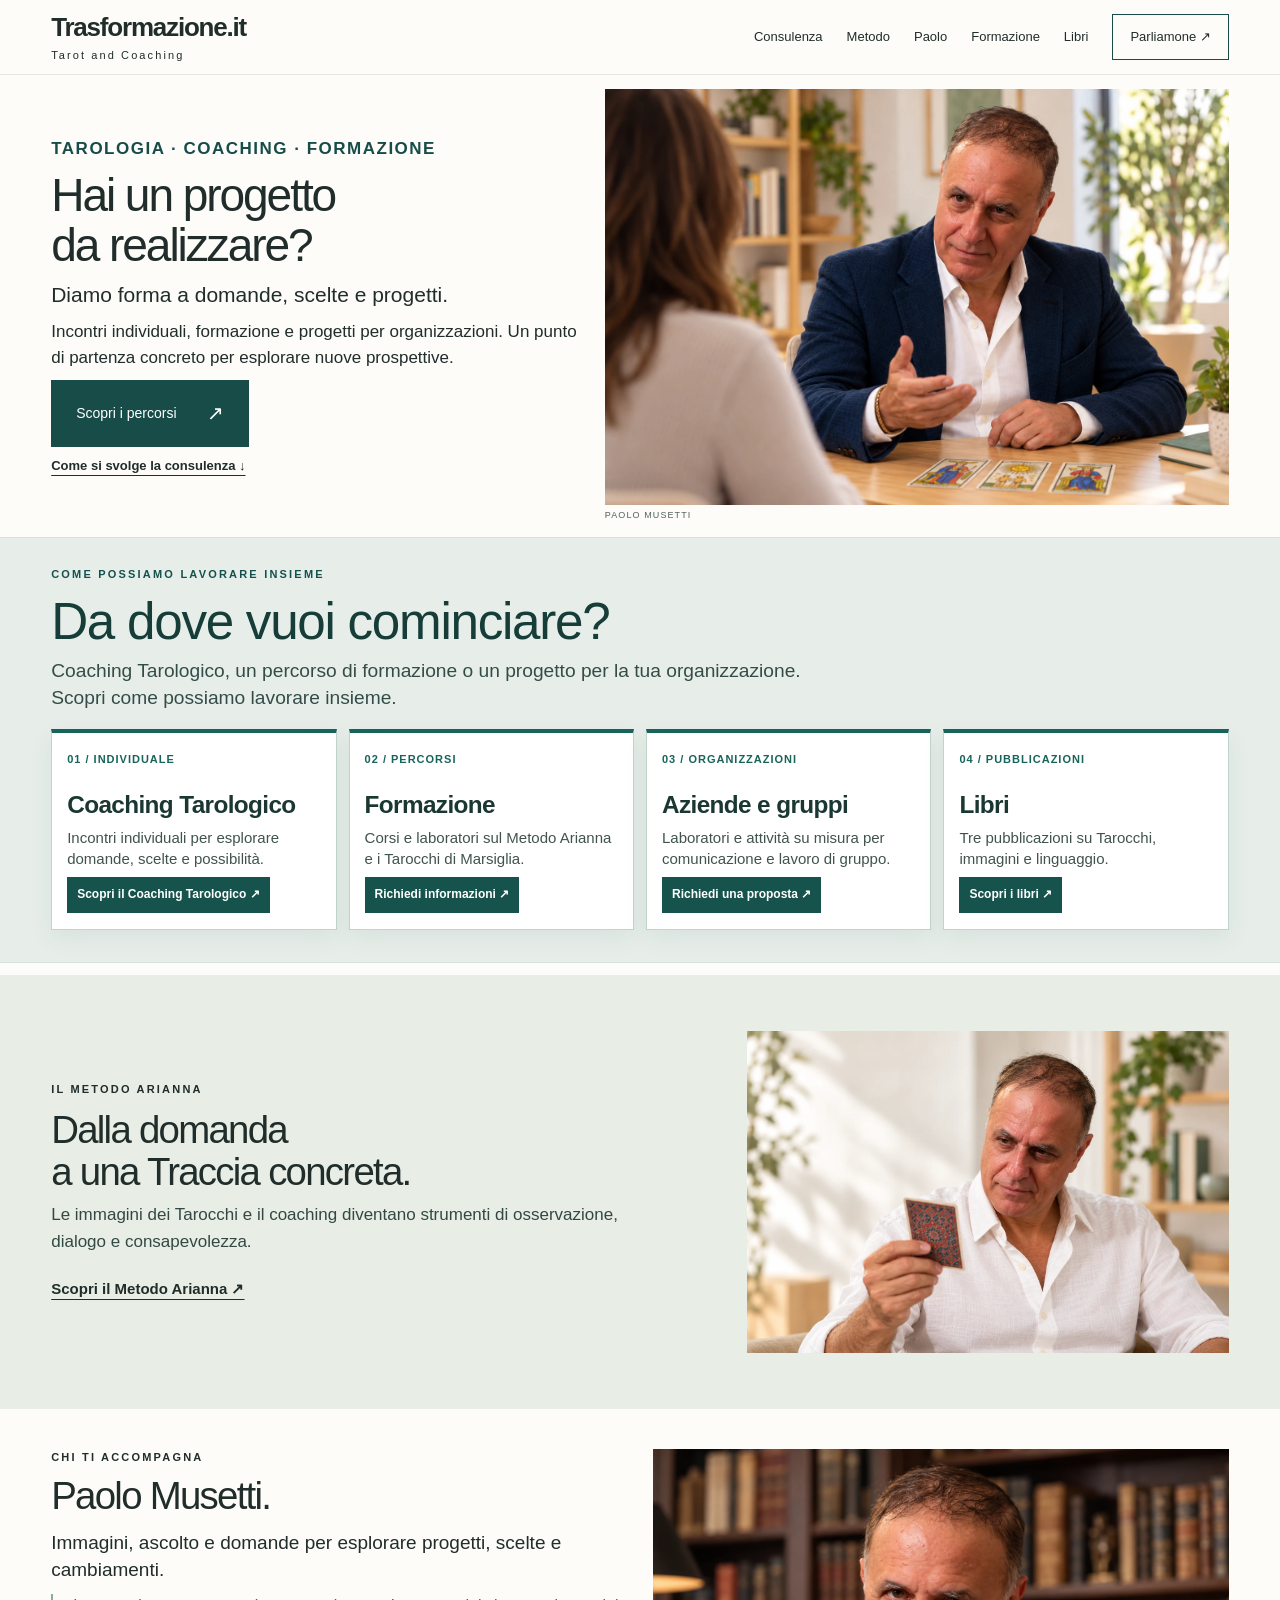
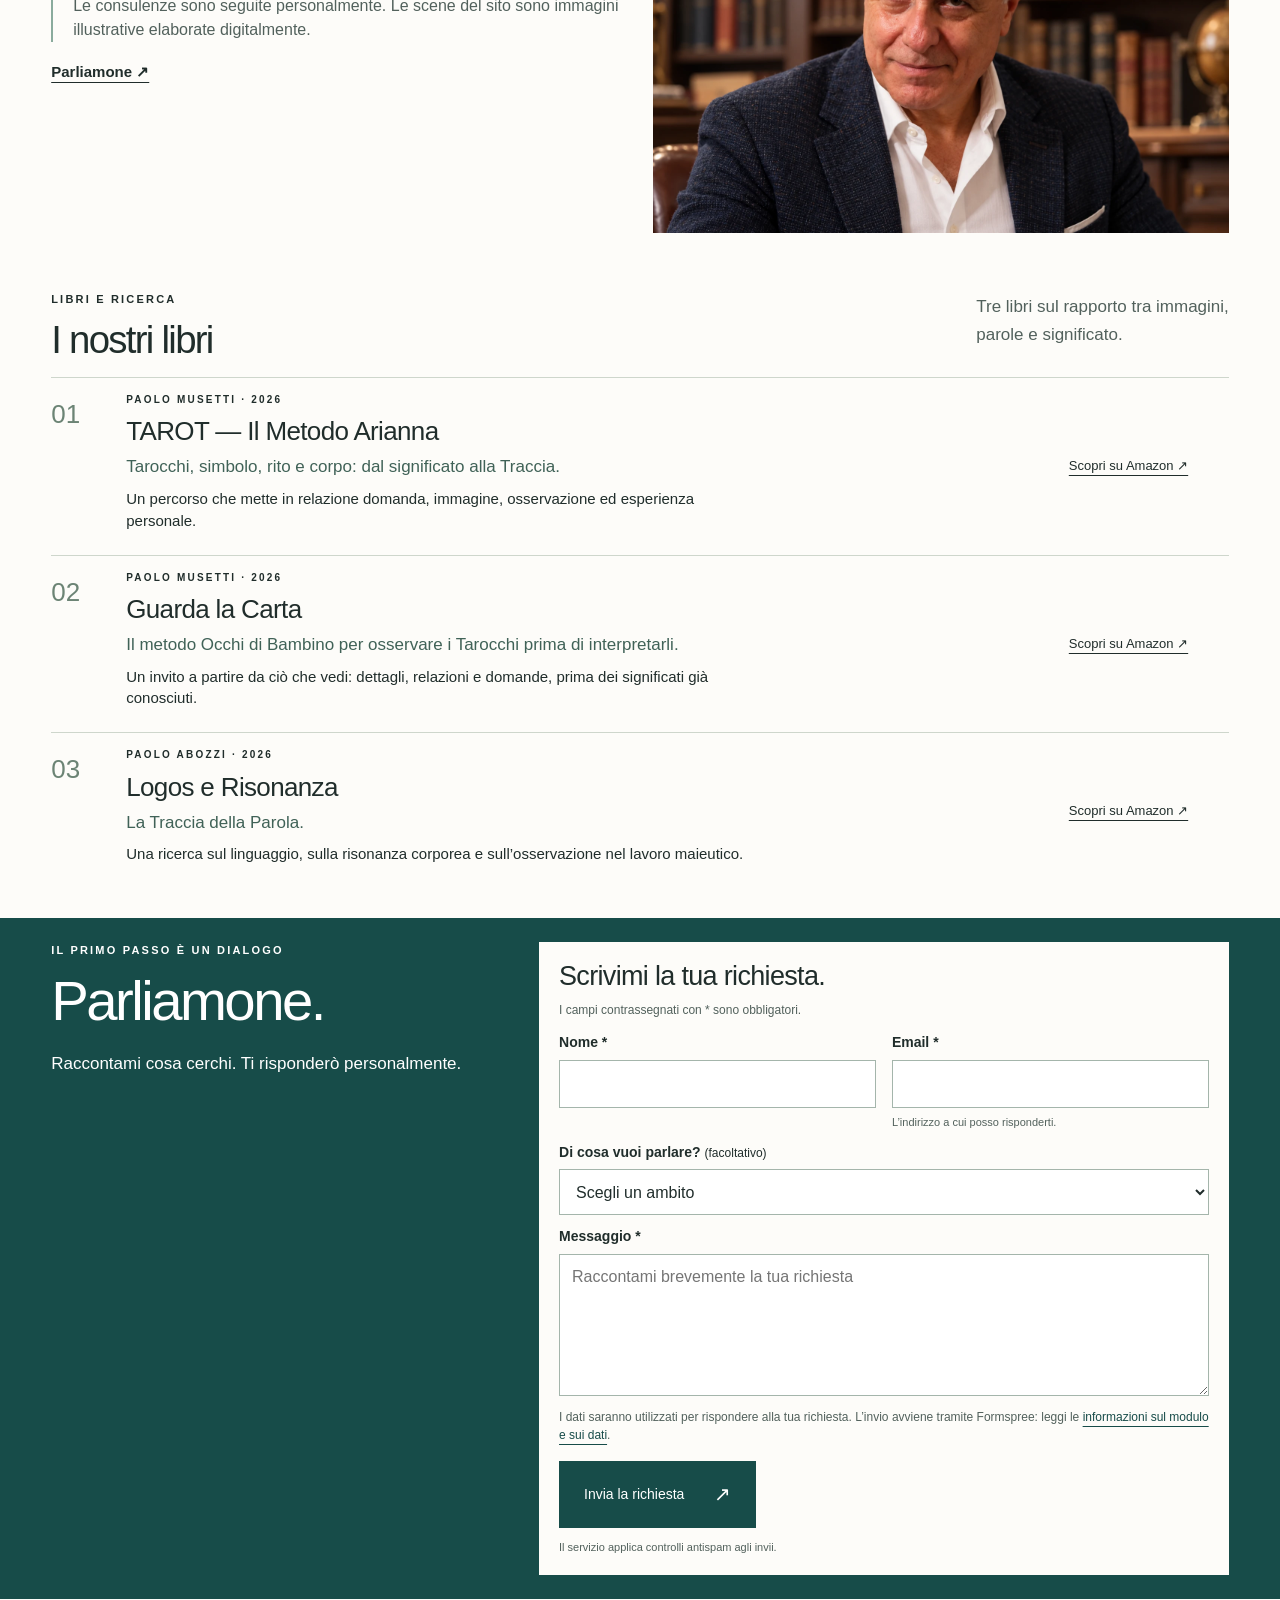
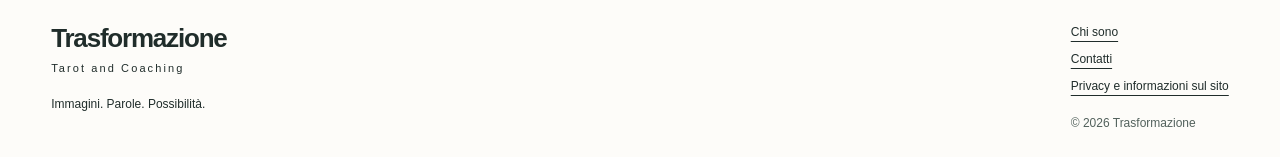
<file: anteprima-home-mobile-v4.html>
<!doctype html>
<html lang="it"><head><meta charset="utf-8"><meta name="viewport" content="width=device-width,initial-scale=1"><title>Tarologia per lavoro, relazioni e formazione | Trasformazione.it</title><meta name="description" content="Consulenze e formazione con i Tarocchi di Marsiglia e il Metodo Arianna: immagini e domande per esplorare scelte, relazioni e progetti."><meta name="theme-color" content="#174c49"><link rel="canonical" href="https://trasformazione.it/">
<meta property="og:locale" content="it_IT"><meta property="og:site_name" content="Trasformazione.it"><meta property="og:title" content="Tarologia per lavoro, relazioni e formazione | Trasformazione.it"><meta property="og:description" content="Consulenze e formazione con i Tarocchi di Marsiglia e il Metodo Arianna: immagini e domande per esplorare scelte, relazioni e progetti."><meta property="og:type" content="website"><meta property="og:url" content="https://trasformazione.it/"><meta property="og:image" content="https://trasformazione.it/assets/paolo-consultazione.webp"><meta property="og:image:width" content="1536"><meta property="og:image:height" content="1024"><meta property="og:image:alt" content="Paolo Musetti dialoga con una persona e tre carte sul tavolo"><meta name="twitter:card" content="summary_large_image"><link rel="icon" href="assets/favicon.svg" type="image/svg+xml"><link rel="stylesheet" href="style.css?v=4"><script src="assets/site.js" defer></script>
<style>
/* Apertura con immagine intera: nessun ritaglio del volto o delle carte. */
.hero.service-hero{position:relative;display:grid;grid-template-columns:.92fr 1.08fr;align-items:center;gap:30px;width:min(1320px,92%);margin:0 auto;min-height:0;height:auto;padding:26px 0;overflow:visible;background:#fdfcf9}
.service-hero .hero-copy{position:static;margin:0;padding:10px 0;max-width:none}
.service-hero h1{font-size:clamp(36px,3.6vw,54px);margin-bottom:18px}
.service-hero .eyebrow{font-size:11px;letter-spacing:1.5px;line-height:1.5;margin-bottom:16px;color:#174c49}
.service-hero .hero-copy>p{font-size:17px;line-height:1.5;margin-bottom:16px}
.service-hero .hero-copy>.service-lead{font-size:21px;font-weight:500;line-height:1.35}
.service-hero .hero-copy .text-link{margin-top:14px;font-size:13px}
.service-hero .service-visual{min-width:0}
.service-hero .service-visual img{position:static;display:block;width:100%;height:auto;max-width:100%;object-fit:contain;opacity:1;aspect-ratio:3/2}
.service-caption{margin:8px 0 0;font-size:9px;letter-spacing:1.1px;line-height:1.5;color:#52615c}
.consultation-text{padding-top:24px;padding-bottom:28px;border-top:1px solid #dce3db;align-items:start}
@media(max-width:900px){.hero.service-hero{grid-template-columns:1fr 1fr;gap:22px;padding:22px 0}.service-hero h1{font-size:38px}.service-hero .hero-copy>.service-lead{font-size:19px}}
@media(max-width:640px){.hero.service-hero{display:grid;grid-template-columns:1fr;width:91%;padding:20px 0;gap:20px}.service-hero .hero-copy{padding:0;max-width:none}.service-hero h1{font-size:38px}.service-hero .hero-copy>p{font-size:17px}.service-hero .hero-copy>.service-lead{font-size:20px}.service-hero .service-visual img{height:auto;aspect-ratio:3/2;object-fit:contain}.service-hero .eyebrow{font-size:10px}.consultation-text{padding-top:20px;gap:12px}}

/* Modulo contatti */
.contact .contact-grid{align-items:start;gap:40px}
.contact-intro img{width:100%;max-width:460px;height:auto;aspect-ratio:3/2;margin-top:24px}
.contact-intro>.small{margin-bottom:4px}
.contact-form{min-width:0;background:#fdfcf9;color:#202d2b;padding:28px}
.contact-form h3{font-size:27px;margin-bottom:10px}
.contact-form .form-intro{font-size:12px;color:#52615c;margin-bottom:20px}
.form-fields-row{display:grid;grid-template-columns:1fr 1fr;gap:16px;align-items:start}
.form-field{display:flex;flex-direction:column;gap:7px;margin-bottom:17px;min-width:0}
.form-field label{font-size:14px;font-weight:600;line-height:1.4}
.form-field label span{font-weight:400;font-size:12px}
.form-field input,.form-field select,.form-field textarea{font:inherit;font-size:16px;width:100%;min-width:0;border:1px solid #a4b5ab;border-radius:0;background:#fff;color:#202d2b;padding:10px 12px}
.form-field input,.form-field select{min-height:46px}
.form-field textarea{resize:vertical;min-height:130px;line-height:1.5}
.form-field input:focus,.form-field select:focus,.form-field textarea:focus{outline:2px solid #174c49;outline-offset:2px}
.field-help{font-size:11px;color:#52615c;line-height:1.4}
.contact-form .form-privacy{font-size:12px;line-height:1.5;color:#52615c;margin:0 0 17px}
.form-privacy a{color:#174c49}
.contact-form .form-service-note{font-size:11px;line-height:1.4;color:#52615c;margin:12px 0 0}
.contact-form button{border:0;cursor:pointer}
.form-honey{display:none}
@media(max-width:900px){.contact .contact-grid{gap:25px}.contact-form{padding:22px}.form-fields-row{grid-template-columns:1fr;gap:0}}
@media(max-width:640px){.contact .contact-grid{grid-template-columns:1fr;gap:25px}.contact-form{padding:22px 18px}.contact-intro img{max-width:100%;margin-top:18px}.contact-form .button{width:100%;justify-content:space-between}}

/* Approfondimento del metodo: sequenza compatta e applicazioni */
.method-intro{max-width:900px;font-size:17px;line-height:1.55;margin:0 0 22px;color:#334843}
.method-applications{border-top:1px solid #bdcbc0;margin-top:22px;padding-top:18px}
.method-applications>h3{font-size:23px;margin-bottom:14px}
.method-cases{display:grid;grid-template-columns:repeat(3,minmax(0,1fr));gap:24px}
.method-cases article{border-left:2px solid #8aab9d;padding:0 12px 0 15px}
.method-cases .eyebrow{margin:0 0 7px;font-size:10px;color:#41665c}
.method-cases article>p:last-child{font-size:15px;line-height:1.45;margin:0}
.method-cta{margin-top:10px}
@media(max-width:640px){.method-intro{font-size:16px;margin-bottom:16px}.method-applications{margin-top:18px;padding-top:16px}.method-cases{grid-template-columns:1fr;gap:13px}.method-cases article>p:last-child{font-size:15px}}
</style>
<style>.method-layout img,.profile>img,#formazione>img,.psychomagic>img,.contact-intro img{height:auto;aspect-ratio:3/2;object-fit:contain}</style><script type="application/ld+json">{"@context":"https://schema.org","@type":"WebSite","name":"Trasformazione.it","url":"https://trasformazione.it/","inLanguage":"it-IT","description":"Consulenze e formazione con i Tarocchi di Marsiglia e il Metodo Arianna per esplorare scelte, relazioni e progetti."}</script><style>
/* Homepage commerciale compatta, isolata rispetto alle altre pagine */
.offers{padding-top:46px;padding-bottom:54px}
.offers h2{margin:8px 0 12px}
.offers-intro{max-width:760px;line-height:1.55;margin:0 0 26px}
.offers-grid{display:grid;grid-template-columns:repeat(4,minmax(0,1fr));gap:14px}
.offer-card{border:1px solid #dce3db;padding:22px 18px;background:#fdfcf9;display:flex;flex-direction:column;align-items:flex-start;gap:12px}
.offer-card .number{font-size:10px;letter-spacing:1px;color:#52615c}
.offer-card h3{font-size:clamp(19px,1.8vw,24px);line-height:1.2;margin:0}
.offer-card p{font-size:14px;line-height:1.5;margin:0 0 6px}
.offer-card a{margin-top:auto;font-size:13px}
.method-compact{display:grid;grid-template-columns:1fr .72fr;gap:40px;align-items:center;padding-top:48px;padding-bottom:48px}
.method-compact img{width:100%;height:auto;aspect-ratio:3/2;object-fit:contain}
.method-compact .method-intro{max-width:580px;line-height:1.55;margin:18px 0}
.training-offers{padding-top:44px;padding-bottom:52px}
.training-mini{max-width:860px;margin:12px 0 20px}
.training-mini details{border-bottom:1px solid #dce3db;padding:12px 0}
.training-mini summary{cursor:pointer;font-weight:600}
.training-mini p{margin:10px 0 4px}
@media(max-width:1000px){.offers-grid{grid-template-columns:repeat(2,minmax(0,1fr))}}
@media(max-width:640px){.offers{padding-top:30px;padding-bottom:34px}.offers-grid{grid-template-columns:1fr;gap:10px}.offer-card{padding:17px;gap:8px}.method-compact{grid-template-columns:1fr;gap:16px;padding-top:32px;padding-bottom:32px}.training-offers{padding-top:30px;padding-bottom:34px}}
</style><style>
/* Evidenza commerciale: quattro offerte, nessuna sezione formativa duplicata */
.offers{width:100%;max-width:none;background:#e7eeea;padding:56px max(4%,calc((100vw - 1320px)/2)) 68px;border-top:1px solid #d6e3dc;border-bottom:1px solid #d6e3dc}
.offers>.eyebrow{color:#14514c;font-weight:700}
.offers h2{font-size:clamp(38px,4vw,58px);letter-spacing:-.025em;margin:10px 0 14px;color:#173d39}
.offers .offers-intro{font-size:clamp(17px,1.5vw,20px);max-width:850px;line-height:1.5;margin-bottom:30px;color:#344c47}
.offers-grid{gap:16px}
.offers .offer-card{border:1px solid #c1d4cc;border-top:5px solid #17645b;background:#fff;box-shadow:0 8px 22px rgba(16,65,58,.07);padding:25px 20px 22px;min-height:255px;transition:transform .2s ease,box-shadow .2s ease}
.offers .offer-card:hover{transform:translateY(-3px);box-shadow:0 13px 28px rgba(16,65,58,.12)}
.offers .offer-card .number{font-weight:700;color:#17645b;font-size:11px}
.offers .offer-card h3{font-size:clamp(21px,1.9vw,26px);font-weight:700;color:#1b3732}
.offers .offer-card p{font-size:15px;color:#40534c;line-height:1.5}
.offers .offer-card a.text-link{display:inline-flex;align-items:center;justify-content:center;min-height:42px;margin-top:auto;padding:11px 12px;background:#17534d;color:#fff;text-decoration:none;font-weight:700;font-size:12px;line-height:1.3}
.offers .offer-card a.text-link:hover,.offers .offer-card a.text-link:focus-visible{background:#0d3733;color:#fff}
@media(max-width:1000px){.offers{padding:44px 4% 52px}.offers-grid{grid-template-columns:repeat(2,minmax(0,1fr))}}
@media(max-width:640px){.offers{padding:34px 5% 42px}.offers-grid{grid-template-columns:1fr;gap:12px}.offers .offer-card{min-height:0;padding:20px;gap:10px}.offers .offer-card a.text-link{margin-top:7px}.offers .offers-intro{font-size:16px;margin-bottom:22px}.offers .offers-intro br{display:none}}
</style><style>
/* Ottimizzazione degli spazi verticali: homepage più compatta */
.hero.service-hero{padding-top:14px;padding-bottom:14px;gap:22px}
.service-hero .hero-copy{padding:4px 0}
.service-hero h1{margin-bottom:10px}
.service-hero .eyebrow{margin-bottom:9px}
.service-hero .hero-copy>p{margin-bottom:10px}
.service-hero .hero-copy .text-link{margin-top:8px}
.service-caption{margin-top:4px}
.offers{padding-top:28px;padding-bottom:32px}
.offers h2{margin:5px 0 8px}
.offers .offers-intro{margin-bottom:18px;line-height:1.4}
.offers-grid{gap:12px}
.offers .offer-card{min-height:196px;padding:17px 15px 16px;gap:8px;border-top-width:4px}
.offers .offer-card h3{line-height:1.18}
.offers .offer-card p{line-height:1.4;margin:0}
.offers .offer-card a.text-link{min-height:36px;padding:8px 10px}
.method-compact{padding-top:26px;padding-bottom:26px;gap:26px}
.method-compact h2{margin-bottom:10px}
.method-compact .method-intro{margin:10px 0 12px}
.profile{padding-top:28px;padding-bottom:28px;gap:25px}
.profile .section-copy h2{margin-bottom:12px}
.profile .section-copy p{margin-bottom:10px}
.books{padding-top:30px;padding-bottom:30px}
.books .section-heading{margin-bottom:16px}
.books .book-list article{padding-top:15px;padding-bottom:15px}
.contact{padding-top:32px;padding-bottom:32px}
.contact .contact-grid{gap:28px}
.contact-form{padding:20px}
.form-field{margin-bottom:12px}
.contact-form .form-intro{margin-bottom:12px}
footer.wrap{padding-top:24px;padding-bottom:24px}
@media(max-width:640px){
.hero.service-hero{padding-top:12px;padding-bottom:12px;gap:12px}
.offers{padding-top:24px;padding-bottom:26px}
.offers .offers-intro{margin-bottom:15px}
.offers-grid{gap:9px}
.offers .offer-card{min-height:0;padding:15px;gap:7px}
.offers .offer-card a.text-link{margin-top:4px}
.method-compact{padding-top:22px;padding-bottom:22px;gap:12px}
.profile{padding-top:22px;padding-bottom:22px;gap:15px}
.books{padding-top:24px;padding-bottom:24px}
.contact{padding-top:24px;padding-bottom:24px}
.contact .contact-grid{gap:18px}
}
</style><style>
/* Rifiniture leggibilità e controlli touch su schermi piccoli */
@media(max-width:640px){
  html,body{max-width:100%;overflow-x:clip}
  .brand{font-size:23px}
  .brand span{font-size:10px;letter-spacing:1.6px}
  .menu-toggle{font-size:15px;min-height:44px;min-width:70px}
  nav a{min-height:44px;display:inline-flex;align-items:center;padding:7px 5px;font-size:15px}
  nav .nav-cta{padding:9px 14px}
  .service-hero h1{font-size:clamp(32px,9vw,40px);line-height:1.12;overflow-wrap:break-word}
  .service-hero .hero-copy>p{font-size:16px;line-height:1.45}
  .service-hero .hero-copy>.service-lead{font-size:19px;line-height:1.35}
  .service-hero .hero-copy .button{min-height:46px;padding:12px 16px;font-size:15px}
  .service-hero .hero-copy .text-link{font-size:14px;line-height:1.45}
  .offers h2{font-size:clamp(31px,8vw,38px);line-height:1.12;overflow-wrap:break-word}
  .offers .offers-intro{font-size:16px;line-height:1.5}
  .offers .offer-card{min-width:0}
  .offers .offer-card .number{font-size:12px;letter-spacing:.8px}
  .offers .offer-card h3{font-size:23px;line-height:1.2}
  .offers .offer-card p{font-size:16px;line-height:1.5}
  .offers .offer-card a.text-link{font-size:14px;min-height:44px;width:100%;padding:11px 14px;text-align:center;line-height:1.35;overflow-wrap:anywhere}
  .method-compact h2,.profile h2,.books h2{font-size:clamp(30px,8vw,38px);line-height:1.15}
  .method-compact .method-intro,.profile .lead{font-size:17px;line-height:1.5}
  .method-compact .method-cta,.profile .text-link{font-size:15px;line-height:1.45;padding:7px 0}
  .book-list article{grid-template-columns:25px minmax(0,1fr);gap:10px}
  .book-list h3{font-size:23px;line-height:1.2;overflow-wrap:break-word}
  .book-list article>a{font-size:15px;line-height:1.4;min-height:44px;display:flex;align-items:center;grid-column:2}
  .contact h2{font-size:clamp(36px,9vw,46px)}
  .contact-form{padding:18px 15px}
  .contact-form h3{font-size:24px;line-height:1.2}
  .form-field label{font-size:15px}
  .form-field input,.form-field select,.form-field textarea{font-size:16px}
  .form-field input,.form-field select{min-height:46px}
  .contact-form .button{min-height:48px;font-size:15px}
}
</style></head>
<body><a class="skip" href="#contenuto">Vai al contenuto</a><header><a class="brand" href="./" aria-label="Trasformazione.it, home">Trasformazione.it<span>Tarot and Coaching</span></a><button class="menu-toggle" aria-controls="navigazione" aria-expanded="false" hidden>Menu <span aria-hidden="true">☰</span></button><nav id="navigazione" aria-label="Principale"><a href="consulenza.html">Consulenza</a><a href="#metodo">Metodo</a><a href="#paolo">Paolo</a><a href="#formazione">Formazione</a><a href="#libri">Libri</a><a class="nav-cta" href="#contatti">Parliamone ↗</a></nav></header>
<main id="contenuto"><section class="hero service-hero" aria-labelledby="titolo">
  <div class="hero-copy">
    <p class="eyebrow">TAROLOGIA · COACHING · FORMAZIONE</p>
    <h1 id="titolo">Hai un progetto<br>da realizzare?</h1>
    <p class="service-lead">Diamo forma a domande, scelte e progetti.</p>
    <p>Incontri individuali, formazione e progetti per organizzazioni. Un punto di partenza concreto per esplorare nuove prospettive.</p>
    <a class="button" href="#percorsi">Scopri i percorsi <span>↗</span></a>
    <a class="text-link" href="consulenza.html#come-si-svolge">Come si svolge la consulenza ↓</a>
  </div>
  <div class="service-visual">
    <img src="assets/paolo-consultazione.webp" alt="Paolo Musetti dialoga con una persona con tre carte sul tavolo" width="1536" height="1024" fetchpriority="high">
    <p class="service-caption">PAOLO MUSETTI</p>
  </div>
</section>
<section id="percorsi" class="offers wrap" aria-labelledby="percorsi-titolo">
<p class="eyebrow">COME POSSIAMO LAVORARE INSIEME</p>
<h2 id="percorsi-titolo">Da dove vuoi cominciare?</h2>
<p class="offers-intro">Coaching Tarologico, un percorso di formazione o un progetto per la tua organizzazione.<br>Scopri come possiamo lavorare insieme.</p>
<div class="offers-grid">
<article class="offer-card"><span class="number">01 / INDIVIDUALE</span><h3>Coaching Tarologico</h3><p>Incontri individuali per esplorare domande, scelte e possibilità.</p><a class="text-link" href="consulenza.html">Scopri il Coaching Tarologico ↗</a></article>
<article class="offer-card" id="formazione"><span class="number">02 / PERCORSI</span><h3>Formazione</h3><p>Corsi e laboratori sul Metodo Arianna e i Tarocchi di Marsiglia.</p><a class="text-link" href="#contatti">Richiedi informazioni ↗</a></article>
<article class="offer-card" id="organizzazioni"><span class="number">03 / ORGANIZZAZIONI</span><h3>Aziende e gruppi</h3><p>Laboratori e attività su misura per comunicazione e lavoro di gruppo.</p><a class="text-link" href="#contatti">Richiedi una proposta ↗</a></article>
<article class="offer-card"><span class="number">04 / PUBBLICAZIONI</span><h3>Libri</h3><p>Tre pubblicazioni su Tarocchi, immagini e linguaggio.</p><a class="text-link" href="#libri">Scopri i libri ↗</a></article>
</div></section>
<section id="metodo" class="method"><div class="wrap method-compact">
<div class="method-compact-copy"><p class="eyebrow">IL METODO ARIANNA</p><h2>Dalla domanda<br>a una Traccia concreta.</h2>
<p class="method-intro">Le immagini dei Tarocchi e il coaching diventano strumenti di osservazione, dialogo e consapevolezza.</p>
<a class="text-link method-cta" href="consulenza.html#come-si-svolge">Scopri il Metodo Arianna ↗</a></div>
<img src="assets/paolo-carta.webp" alt="Paolo Musetti osserva una carta decorata" width="1536" height="1024" loading="lazy">
</div></section>
<section id="paolo" class="split wrap profile"><div class="section-copy"><p class="eyebrow">CHI TI ACCOMPAGNA</p><h2>Paolo Musetti.</h2><p class="lead">Immagini, ascolto e domande per esplorare progetti, scelte e cambiamenti.</p><p class="disclosure">Le consulenze sono seguite personalmente. Le scene del sito sono immagini illustrative elaborate digitalmente.</p><a class="text-link" href="#contatti">Parliamone ↗</a></div><img src="assets/paolo-ritratto.webp" alt="Ritratto di Paolo Musetti davanti a una biblioteca" width="1536" height="1024" loading="lazy"></section>
<section id="libri" class="books wrap"><div class="section-heading"><div><p class="eyebrow">LIBRI E RICERCA</p><h2>I nostri libri</h2></div><p>Tre libri sul rapporto tra immagini,<br>parole e significato.</p></div><div class="book-list"><article><span class="book-index">01</span><div><p class="eyebrow">PAOLO MUSETTI · 2026</p><h3>TAROT — Il Metodo Arianna</h3><p class="subtitle">Tarocchi, simbolo, rito e corpo: dal significato alla Traccia.</p><p>Un percorso che mette in relazione domanda, immagine, osservazione ed esperienza personale.</p></div><a href="https://www.amazon.it/dp/B0H6354LLS" target="_blank" rel="noopener noreferrer" aria-label="TAROT — Il Metodo Arianna su Amazon, nuova scheda">Scopri su Amazon ↗</a></article><article><span class="book-index">02</span><div><p class="eyebrow">PAOLO MUSETTI · 2026</p><h3>Guarda la Carta</h3><p class="subtitle">Il metodo Occhi di Bambino per osservare i Tarocchi prima di interpretarli.</p><p>Un invito a partire da ciò che vedi: dettagli, relazioni e domande, prima dei significati già conosciuti.</p></div><a href="https://www.amazon.it/dp/B0H6C194GN" target="_blank" rel="noopener noreferrer" aria-label="Guarda la Carta su Amazon, nuova scheda">Scopri su Amazon ↗</a></article><article><span class="book-index">03</span><div><p class="eyebrow">PAOLO ABOZZI · 2026</p><h3>Logos e Risonanza</h3><p class="subtitle">La Traccia della Parola.</p><p>Una ricerca sul linguaggio, sulla risonanza corporea e sull’osservazione nel lavoro maieutico.</p></div><a href="https://amzn.eu/d/01r9u4FE" target="_blank" rel="noopener noreferrer" aria-label="Logos e Risonanza su Amazon, nuova scheda">Scopri su Amazon ↗</a></article></div></section>

<section id="contatti" class="contact">
<div class="wrap contact-grid">
  <div class="contact-intro">
    <p class="eyebrow">IL PRIMO PASSO È UN DIALOGO</p>
    <h2>Parliamone.</h2>
    <p>Raccontami cosa cerchi. Ti risponderò personalmente.</p>
  </div>
  <form class="contact-form" action="https://formspree.io/f/xqpevbkq" method="POST" accept-charset="UTF-8" aria-labelledby="form-title">
    <h3 id="form-title">Scrivimi la tua richiesta.</h3>
    <p class="form-intro">I campi contrassegnati con * sono obbligatori.</p>
    <input type="hidden" name="subject" value="Trasformazione — Nuova richiesta dal sito">
    <div class="form-honey" aria-hidden="true"><label for="contact-website">Lascia vuoto questo campo</label><input id="contact-website" type="text" name="_gotcha" tabindex="-1" autocomplete="off"></div>
    <div class="form-fields-row">
      <div class="form-field"><label for="contact-name">Nome *</label><input id="contact-name" name="name" type="text" autocomplete="name" required maxlength="100"></div>
      <div class="form-field"><label for="contact-email">Email *</label><input id="contact-email" name="email" type="email" autocomplete="email" required maxlength="254" aria-describedby="email-help"><span id="email-help" class="field-help">L’indirizzo a cui posso risponderti.</span></div>
    </div>
    <div class="form-field"><label for="contact-topic">Di cosa vuoi parlare? <span>(facoltativo)</span></label><select id="contact-topic" name="ambito"><option value="Non specificato">Scegli un ambito</option><option>Coaching Tarologico</option><option>Formazione</option><option>Aziende e gruppi</option><option>Libri</option><option>Altro</option></select></div>
    <div class="form-field"><label for="contact-message">Messaggio *</label><textarea id="contact-message" name="message" rows="5" required minlength="10" maxlength="5000" placeholder="Raccontami brevemente la tua richiesta"></textarea></div>
    <p class="form-privacy">I dati saranno utilizzati per rispondere alla tua richiesta. L’invio avviene tramite Formspree: leggi le <a href="privacy.html#modulo" target="_blank" rel="noopener noreferrer">informazioni sul modulo e sui dati</a>.</p>
    <button class="button" type="submit">Invia la richiesta <span aria-hidden="true">↗</span></button>
    <p class="form-service-note">Il servizio applica controlli antispam agli invii.</p>
  </form>
</div>
</section></main>
<footer class="wrap"><div><a class="brand" href="./">Trasformazione<span>Tarot and Coaching</span></a><p>Immagini. Parole. Possibilità.</p></div><div class="footer-links"><a href="#paolo">Chi sono</a><a href="#contatti">Contatti</a><a href="privacy.html">Privacy e informazioni sul sito</a><span>© <span data-year>2026</span> Trasformazione</span></div></footer></body></html>
</file>
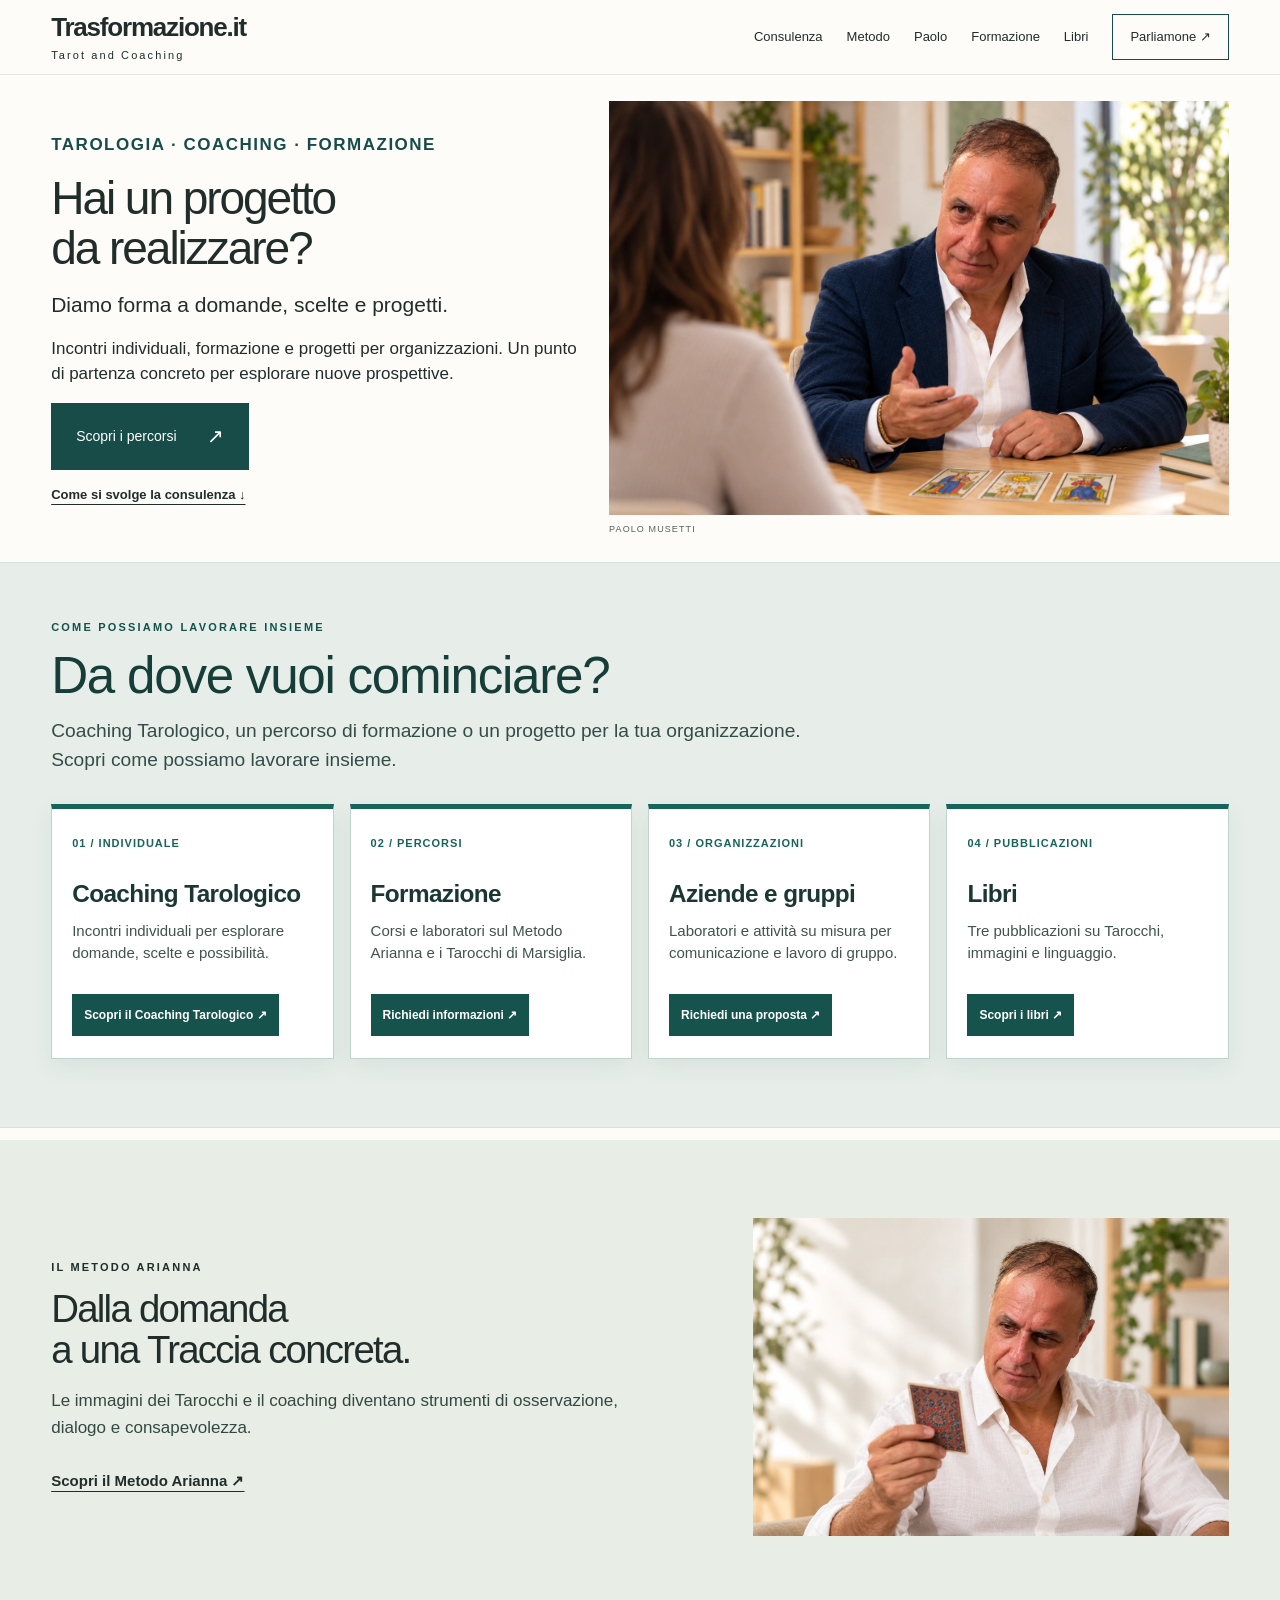
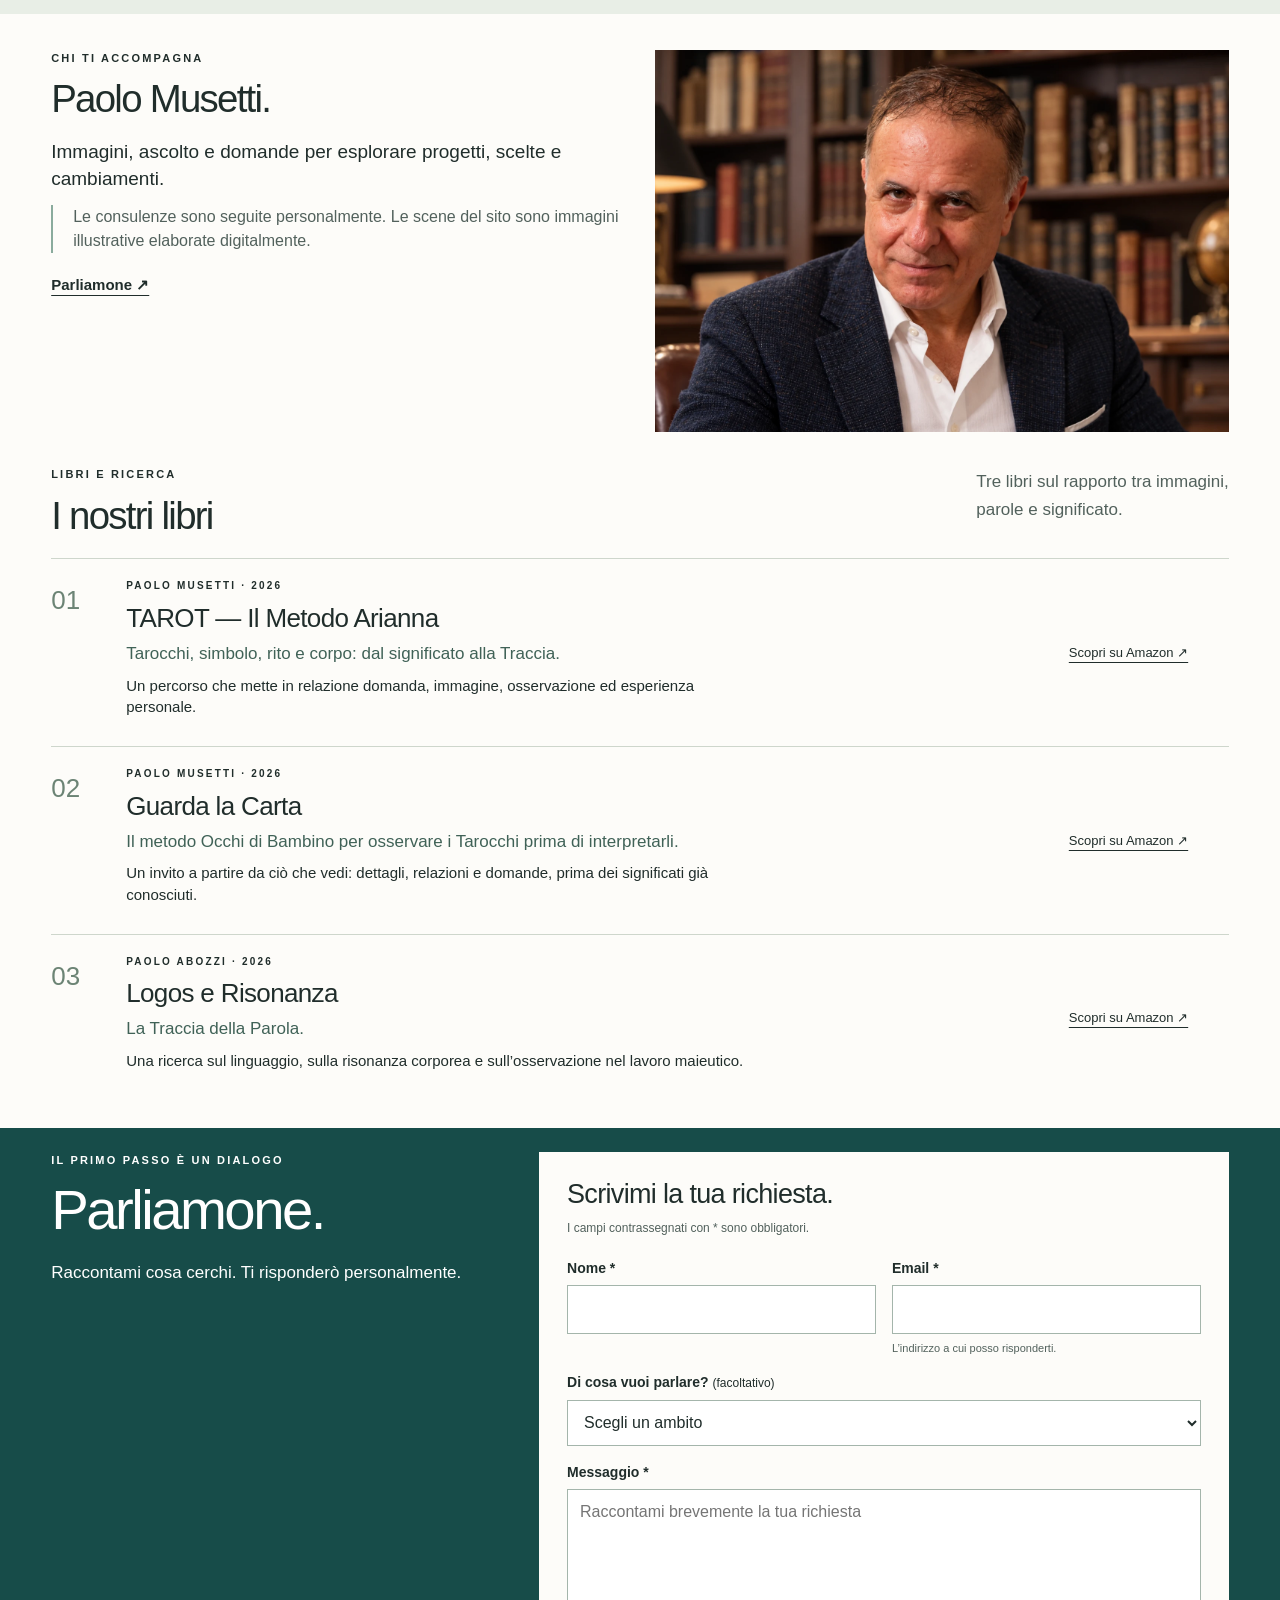
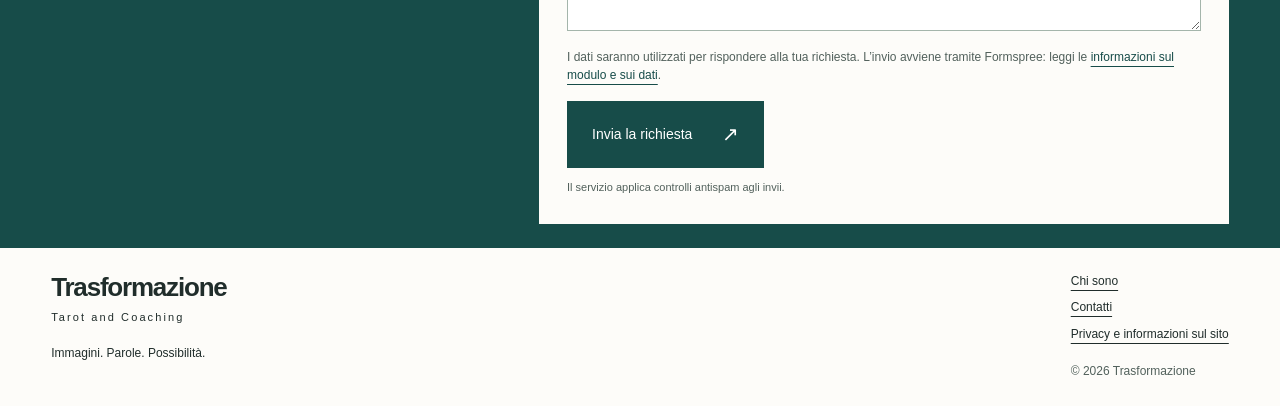
<file: anteprima-home-v2.html>
<!doctype html>
<html lang="it"><head><meta charset="utf-8"><meta name="viewport" content="width=device-width,initial-scale=1"><title>Tarologia per lavoro, relazioni e formazione | Trasformazione.it</title><meta name="description" content="Consulenze e formazione con i Tarocchi di Marsiglia e il Metodo Arianna: immagini e domande per esplorare scelte, relazioni e progetti."><meta name="theme-color" content="#174c49"><link rel="canonical" href="https://trasformazione.it/">
<meta property="og:locale" content="it_IT"><meta property="og:site_name" content="Trasformazione.it"><meta property="og:title" content="Tarologia per lavoro, relazioni e formazione | Trasformazione.it"><meta property="og:description" content="Consulenze e formazione con i Tarocchi di Marsiglia e il Metodo Arianna: immagini e domande per esplorare scelte, relazioni e progetti."><meta property="og:type" content="website"><meta property="og:url" content="https://trasformazione.it/"><meta property="og:image" content="https://trasformazione.it/assets/paolo-consultazione.webp"><meta property="og:image:width" content="1536"><meta property="og:image:height" content="1024"><meta property="og:image:alt" content="Paolo Musetti dialoga con una persona e tre carte sul tavolo"><meta name="twitter:card" content="summary_large_image"><link rel="icon" href="assets/favicon.svg" type="image/svg+xml"><link rel="stylesheet" href="style.css?v=4"><script src="assets/site.js" defer></script>
<style>
/* Apertura con immagine intera: nessun ritaglio del volto o delle carte. */
.hero.service-hero{position:relative;display:grid;grid-template-columns:.92fr 1.08fr;align-items:center;gap:30px;width:min(1320px,92%);margin:0 auto;min-height:0;height:auto;padding:26px 0;overflow:visible;background:#fdfcf9}
.service-hero .hero-copy{position:static;margin:0;padding:10px 0;max-width:none}
.service-hero h1{font-size:clamp(36px,3.6vw,54px);margin-bottom:18px}
.service-hero .eyebrow{font-size:11px;letter-spacing:1.5px;line-height:1.5;margin-bottom:16px;color:#174c49}
.service-hero .hero-copy>p{font-size:17px;line-height:1.5;margin-bottom:16px}
.service-hero .hero-copy>.service-lead{font-size:21px;font-weight:500;line-height:1.35}
.service-hero .hero-copy .text-link{margin-top:14px;font-size:13px}
.service-hero .service-visual{min-width:0}
.service-hero .service-visual img{position:static;display:block;width:100%;height:auto;max-width:100%;object-fit:contain;opacity:1;aspect-ratio:3/2}
.service-caption{margin:8px 0 0;font-size:9px;letter-spacing:1.1px;line-height:1.5;color:#52615c}
.consultation-text{padding-top:24px;padding-bottom:28px;border-top:1px solid #dce3db;align-items:start}
@media(max-width:900px){.hero.service-hero{grid-template-columns:1fr 1fr;gap:22px;padding:22px 0}.service-hero h1{font-size:38px}.service-hero .hero-copy>.service-lead{font-size:19px}}
@media(max-width:640px){.hero.service-hero{display:grid;grid-template-columns:1fr;width:91%;padding:20px 0;gap:20px}.service-hero .hero-copy{padding:0;max-width:none}.service-hero h1{font-size:38px}.service-hero .hero-copy>p{font-size:17px}.service-hero .hero-copy>.service-lead{font-size:20px}.service-hero .service-visual img{height:auto;aspect-ratio:3/2;object-fit:contain}.service-hero .eyebrow{font-size:10px}.consultation-text{padding-top:20px;gap:12px}}

/* Modulo contatti */
.contact .contact-grid{align-items:start;gap:40px}
.contact-intro img{width:100%;max-width:460px;height:auto;aspect-ratio:3/2;margin-top:24px}
.contact-intro>.small{margin-bottom:4px}
.contact-form{min-width:0;background:#fdfcf9;color:#202d2b;padding:28px}
.contact-form h3{font-size:27px;margin-bottom:10px}
.contact-form .form-intro{font-size:12px;color:#52615c;margin-bottom:20px}
.form-fields-row{display:grid;grid-template-columns:1fr 1fr;gap:16px;align-items:start}
.form-field{display:flex;flex-direction:column;gap:7px;margin-bottom:17px;min-width:0}
.form-field label{font-size:14px;font-weight:600;line-height:1.4}
.form-field label span{font-weight:400;font-size:12px}
.form-field input,.form-field select,.form-field textarea{font:inherit;font-size:16px;width:100%;min-width:0;border:1px solid #a4b5ab;border-radius:0;background:#fff;color:#202d2b;padding:10px 12px}
.form-field input,.form-field select{min-height:46px}
.form-field textarea{resize:vertical;min-height:130px;line-height:1.5}
.form-field input:focus,.form-field select:focus,.form-field textarea:focus{outline:2px solid #174c49;outline-offset:2px}
.field-help{font-size:11px;color:#52615c;line-height:1.4}
.contact-form .form-privacy{font-size:12px;line-height:1.5;color:#52615c;margin:0 0 17px}
.form-privacy a{color:#174c49}
.contact-form .form-service-note{font-size:11px;line-height:1.4;color:#52615c;margin:12px 0 0}
.contact-form button{border:0;cursor:pointer}
.form-honey{display:none}
@media(max-width:900px){.contact .contact-grid{gap:25px}.contact-form{padding:22px}.form-fields-row{grid-template-columns:1fr;gap:0}}
@media(max-width:640px){.contact .contact-grid{grid-template-columns:1fr;gap:25px}.contact-form{padding:22px 18px}.contact-intro img{max-width:100%;margin-top:18px}.contact-form .button{width:100%;justify-content:space-between}}

/* Approfondimento del metodo: sequenza compatta e applicazioni */
.method-intro{max-width:900px;font-size:17px;line-height:1.55;margin:0 0 22px;color:#334843}
.method-applications{border-top:1px solid #bdcbc0;margin-top:22px;padding-top:18px}
.method-applications>h3{font-size:23px;margin-bottom:14px}
.method-cases{display:grid;grid-template-columns:repeat(3,minmax(0,1fr));gap:24px}
.method-cases article{border-left:2px solid #8aab9d;padding:0 12px 0 15px}
.method-cases .eyebrow{margin:0 0 7px;font-size:10px;color:#41665c}
.method-cases article>p:last-child{font-size:15px;line-height:1.45;margin:0}
.method-cta{margin-top:10px}
@media(max-width:640px){.method-intro{font-size:16px;margin-bottom:16px}.method-applications{margin-top:18px;padding-top:16px}.method-cases{grid-template-columns:1fr;gap:13px}.method-cases article>p:last-child{font-size:15px}}
</style>
<style>.method-layout img,.profile>img,#formazione>img,.psychomagic>img,.contact-intro img{height:auto;aspect-ratio:3/2;object-fit:contain}</style><script type="application/ld+json">{"@context":"https://schema.org","@type":"WebSite","name":"Trasformazione.it","url":"https://trasformazione.it/","inLanguage":"it-IT","description":"Consulenze e formazione con i Tarocchi di Marsiglia e il Metodo Arianna per esplorare scelte, relazioni e progetti."}</script><style>
/* Homepage commerciale compatta, isolata rispetto alle altre pagine */
.offers{padding-top:46px;padding-bottom:54px}
.offers h2{margin:8px 0 12px}
.offers-intro{max-width:760px;line-height:1.55;margin:0 0 26px}
.offers-grid{display:grid;grid-template-columns:repeat(4,minmax(0,1fr));gap:14px}
.offer-card{border:1px solid #dce3db;padding:22px 18px;background:#fdfcf9;display:flex;flex-direction:column;align-items:flex-start;gap:12px}
.offer-card .number{font-size:10px;letter-spacing:1px;color:#52615c}
.offer-card h3{font-size:clamp(19px,1.8vw,24px);line-height:1.2;margin:0}
.offer-card p{font-size:14px;line-height:1.5;margin:0 0 6px}
.offer-card a{margin-top:auto;font-size:13px}
.method-compact{display:grid;grid-template-columns:1fr .72fr;gap:40px;align-items:center;padding-top:48px;padding-bottom:48px}
.method-compact img{width:100%;height:auto;aspect-ratio:3/2;object-fit:contain}
.method-compact .method-intro{max-width:580px;line-height:1.55;margin:18px 0}
.training-offers{padding-top:44px;padding-bottom:52px}
.training-mini{max-width:860px;margin:12px 0 20px}
.training-mini details{border-bottom:1px solid #dce3db;padding:12px 0}
.training-mini summary{cursor:pointer;font-weight:600}
.training-mini p{margin:10px 0 4px}
@media(max-width:1000px){.offers-grid{grid-template-columns:repeat(2,minmax(0,1fr))}}
@media(max-width:640px){.offers{padding-top:30px;padding-bottom:34px}.offers-grid{grid-template-columns:1fr;gap:10px}.offer-card{padding:17px;gap:8px}.method-compact{grid-template-columns:1fr;gap:16px;padding-top:32px;padding-bottom:32px}.training-offers{padding-top:30px;padding-bottom:34px}}
</style><style>
/* Evidenza commerciale: quattro offerte, nessuna sezione formativa duplicata */
.offers{width:100%;max-width:none;background:#e7eeea;padding:56px max(4%,calc((100vw - 1320px)/2)) 68px;border-top:1px solid #d6e3dc;border-bottom:1px solid #d6e3dc}
.offers>.eyebrow{color:#14514c;font-weight:700}
.offers h2{font-size:clamp(38px,4vw,58px);letter-spacing:-.025em;margin:10px 0 14px;color:#173d39}
.offers .offers-intro{font-size:clamp(17px,1.5vw,20px);max-width:850px;line-height:1.5;margin-bottom:30px;color:#344c47}
.offers-grid{gap:16px}
.offers .offer-card{border:1px solid #c1d4cc;border-top:5px solid #17645b;background:#fff;box-shadow:0 8px 22px rgba(16,65,58,.07);padding:25px 20px 22px;min-height:255px;transition:transform .2s ease,box-shadow .2s ease}
.offers .offer-card:hover{transform:translateY(-3px);box-shadow:0 13px 28px rgba(16,65,58,.12)}
.offers .offer-card .number{font-weight:700;color:#17645b;font-size:11px}
.offers .offer-card h3{font-size:clamp(21px,1.9vw,26px);font-weight:700;color:#1b3732}
.offers .offer-card p{font-size:15px;color:#40534c;line-height:1.5}
.offers .offer-card a.text-link{display:inline-flex;align-items:center;justify-content:center;min-height:42px;margin-top:auto;padding:11px 12px;background:#17534d;color:#fff;text-decoration:none;font-weight:700;font-size:12px;line-height:1.3}
.offers .offer-card a.text-link:hover,.offers .offer-card a.text-link:focus-visible{background:#0d3733;color:#fff}
@media(max-width:1000px){.offers{padding:44px 4% 52px}.offers-grid{grid-template-columns:repeat(2,minmax(0,1fr))}}
@media(max-width:640px){.offers{padding:34px 5% 42px}.offers-grid{grid-template-columns:1fr;gap:12px}.offers .offer-card{min-height:0;padding:20px;gap:10px}.offers .offer-card a.text-link{margin-top:7px}.offers .offers-intro{font-size:16px;margin-bottom:22px}.offers .offers-intro br{display:none}}
</style></head>
<body><a class="skip" href="#contenuto">Vai al contenuto</a><header><a class="brand" href="./" aria-label="Trasformazione.it, home">Trasformazione.it<span>Tarot and Coaching</span></a><button class="menu-toggle" aria-controls="navigazione" aria-expanded="false" hidden>Menu <span aria-hidden="true">☰</span></button><nav id="navigazione" aria-label="Principale"><a href="consulenza.html">Consulenza</a><a href="#metodo">Metodo</a><a href="#paolo">Paolo</a><a href="#formazione">Formazione</a><a href="#libri">Libri</a><a class="nav-cta" href="#contatti">Parliamone ↗</a></nav></header>
<main id="contenuto"><section class="hero service-hero" aria-labelledby="titolo">
  <div class="hero-copy">
    <p class="eyebrow">TAROLOGIA · COACHING · FORMAZIONE</p>
    <h1 id="titolo">Hai un progetto<br>da realizzare?</h1>
    <p class="service-lead">Diamo forma a domande, scelte e progetti.</p>
    <p>Incontri individuali, formazione e progetti per organizzazioni. Un punto di partenza concreto per esplorare nuove prospettive.</p>
    <a class="button" href="#percorsi">Scopri i percorsi <span>↗</span></a>
    <a class="text-link" href="consulenza.html#come-si-svolge">Come si svolge la consulenza ↓</a>
  </div>
  <div class="service-visual">
    <img src="assets/paolo-consultazione.webp" alt="Paolo Musetti dialoga con una persona con tre carte sul tavolo" width="1536" height="1024" fetchpriority="high">
    <p class="service-caption">PAOLO MUSETTI</p>
  </div>
</section>
<section id="percorsi" class="offers wrap" aria-labelledby="percorsi-titolo">
<p class="eyebrow">COME POSSIAMO LAVORARE INSIEME</p>
<h2 id="percorsi-titolo">Da dove vuoi cominciare?</h2>
<p class="offers-intro">Coaching Tarologico, un percorso di formazione o un progetto per la tua organizzazione.<br>Scopri come possiamo lavorare insieme.</p>
<div class="offers-grid">
<article class="offer-card"><span class="number">01 / INDIVIDUALE</span><h3>Coaching Tarologico</h3><p>Incontri individuali per esplorare domande, scelte e possibilità.</p><a class="text-link" href="consulenza.html">Scopri il Coaching Tarologico ↗</a></article>
<article class="offer-card" id="formazione"><span class="number">02 / PERCORSI</span><h3>Formazione</h3><p>Corsi e laboratori sul Metodo Arianna e i Tarocchi di Marsiglia.</p><a class="text-link" href="#contatti">Richiedi informazioni ↗</a></article>
<article class="offer-card" id="organizzazioni"><span class="number">03 / ORGANIZZAZIONI</span><h3>Aziende e gruppi</h3><p>Laboratori e attività su misura per comunicazione e lavoro di gruppo.</p><a class="text-link" href="#contatti">Richiedi una proposta ↗</a></article>
<article class="offer-card"><span class="number">04 / PUBBLICAZIONI</span><h3>Libri</h3><p>Tre pubblicazioni su Tarocchi, immagini e linguaggio.</p><a class="text-link" href="#libri">Scopri i libri ↗</a></article>
</div></section>
<section id="metodo" class="method"><div class="wrap method-compact">
<div class="method-compact-copy"><p class="eyebrow">IL METODO ARIANNA</p><h2>Dalla domanda<br>a una Traccia concreta.</h2>
<p class="method-intro">Le immagini dei Tarocchi e il coaching diventano strumenti di osservazione, dialogo e consapevolezza.</p>
<a class="text-link method-cta" href="consulenza.html#come-si-svolge">Scopri il Metodo Arianna ↗</a></div>
<img src="assets/paolo-carta.webp" alt="Paolo Musetti osserva una carta decorata" width="1536" height="1024" loading="lazy">
</div></section>
<section id="paolo" class="split wrap profile"><div class="section-copy"><p class="eyebrow">CHI TI ACCOMPAGNA</p><h2>Paolo Musetti.</h2><p class="lead">Immagini, ascolto e domande per esplorare progetti, scelte e cambiamenti.</p><p class="disclosure">Le consulenze sono seguite personalmente. Le scene del sito sono immagini illustrative elaborate digitalmente.</p><a class="text-link" href="#contatti">Parliamone ↗</a></div><img src="assets/paolo-ritratto.webp" alt="Ritratto di Paolo Musetti davanti a una biblioteca" width="1536" height="1024" loading="lazy"></section>
<section id="libri" class="books wrap"><div class="section-heading"><div><p class="eyebrow">LIBRI E RICERCA</p><h2>I nostri libri</h2></div><p>Tre libri sul rapporto tra immagini,<br>parole e significato.</p></div><div class="book-list"><article><span class="book-index">01</span><div><p class="eyebrow">PAOLO MUSETTI · 2026</p><h3>TAROT — Il Metodo Arianna</h3><p class="subtitle">Tarocchi, simbolo, rito e corpo: dal significato alla Traccia.</p><p>Un percorso che mette in relazione domanda, immagine, osservazione ed esperienza personale.</p></div><a href="https://www.amazon.it/dp/B0H6354LLS" target="_blank" rel="noopener noreferrer" aria-label="TAROT — Il Metodo Arianna su Amazon, nuova scheda">Scopri su Amazon ↗</a></article><article><span class="book-index">02</span><div><p class="eyebrow">PAOLO MUSETTI · 2026</p><h3>Guarda la Carta</h3><p class="subtitle">Il metodo Occhi di Bambino per osservare i Tarocchi prima di interpretarli.</p><p>Un invito a partire da ciò che vedi: dettagli, relazioni e domande, prima dei significati già conosciuti.</p></div><a href="https://www.amazon.it/dp/B0H6C194GN" target="_blank" rel="noopener noreferrer" aria-label="Guarda la Carta su Amazon, nuova scheda">Scopri su Amazon ↗</a></article><article><span class="book-index">03</span><div><p class="eyebrow">PAOLO ABOZZI · 2026</p><h3>Logos e Risonanza</h3><p class="subtitle">La Traccia della Parola.</p><p>Una ricerca sul linguaggio, sulla risonanza corporea e sull’osservazione nel lavoro maieutico.</p></div><a href="https://amzn.eu/d/01r9u4FE" target="_blank" rel="noopener noreferrer" aria-label="Logos e Risonanza su Amazon, nuova scheda">Scopri su Amazon ↗</a></article></div></section>

<section id="contatti" class="contact">
<div class="wrap contact-grid">
  <div class="contact-intro">
    <p class="eyebrow">IL PRIMO PASSO È UN DIALOGO</p>
    <h2>Parliamone.</h2>
    <p>Raccontami cosa cerchi. Ti risponderò personalmente.</p>
  </div>
  <form class="contact-form" action="https://formspree.io/f/xqpevbkq" method="POST" accept-charset="UTF-8" aria-labelledby="form-title">
    <h3 id="form-title">Scrivimi la tua richiesta.</h3>
    <p class="form-intro">I campi contrassegnati con * sono obbligatori.</p>
    <input type="hidden" name="subject" value="Trasformazione — Nuova richiesta dal sito">
    <div class="form-honey" aria-hidden="true"><label for="contact-website">Lascia vuoto questo campo</label><input id="contact-website" type="text" name="_gotcha" tabindex="-1" autocomplete="off"></div>
    <div class="form-fields-row">
      <div class="form-field"><label for="contact-name">Nome *</label><input id="contact-name" name="name" type="text" autocomplete="name" required maxlength="100"></div>
      <div class="form-field"><label for="contact-email">Email *</label><input id="contact-email" name="email" type="email" autocomplete="email" required maxlength="254" aria-describedby="email-help"><span id="email-help" class="field-help">L’indirizzo a cui posso risponderti.</span></div>
    </div>
    <div class="form-field"><label for="contact-topic">Di cosa vuoi parlare? <span>(facoltativo)</span></label><select id="contact-topic" name="ambito"><option value="Non specificato">Scegli un ambito</option><option>Coaching Tarologico</option><option>Formazione</option><option>Aziende e gruppi</option><option>Libri</option><option>Altro</option></select></div>
    <div class="form-field"><label for="contact-message">Messaggio *</label><textarea id="contact-message" name="message" rows="5" required minlength="10" maxlength="5000" placeholder="Raccontami brevemente la tua richiesta"></textarea></div>
    <p class="form-privacy">I dati saranno utilizzati per rispondere alla tua richiesta. L’invio avviene tramite Formspree: leggi le <a href="privacy.html#modulo" target="_blank" rel="noopener noreferrer">informazioni sul modulo e sui dati</a>.</p>
    <button class="button" type="submit">Invia la richiesta <span aria-hidden="true">↗</span></button>
    <p class="form-service-note">Il servizio applica controlli antispam agli invii.</p>
  </form>
</div>
</section></main>
<footer class="wrap"><div><a class="brand" href="./">Trasformazione<span>Tarot and Coaching</span></a><p>Immagini. Parole. Possibilità.</p></div><div class="footer-links"><a href="#paolo">Chi sono</a><a href="#contatti">Contatti</a><a href="privacy.html">Privacy e informazioni sul sito</a><span>© <span data-year>2026</span> Trasformazione</span></div></footer></body></html>
</file>
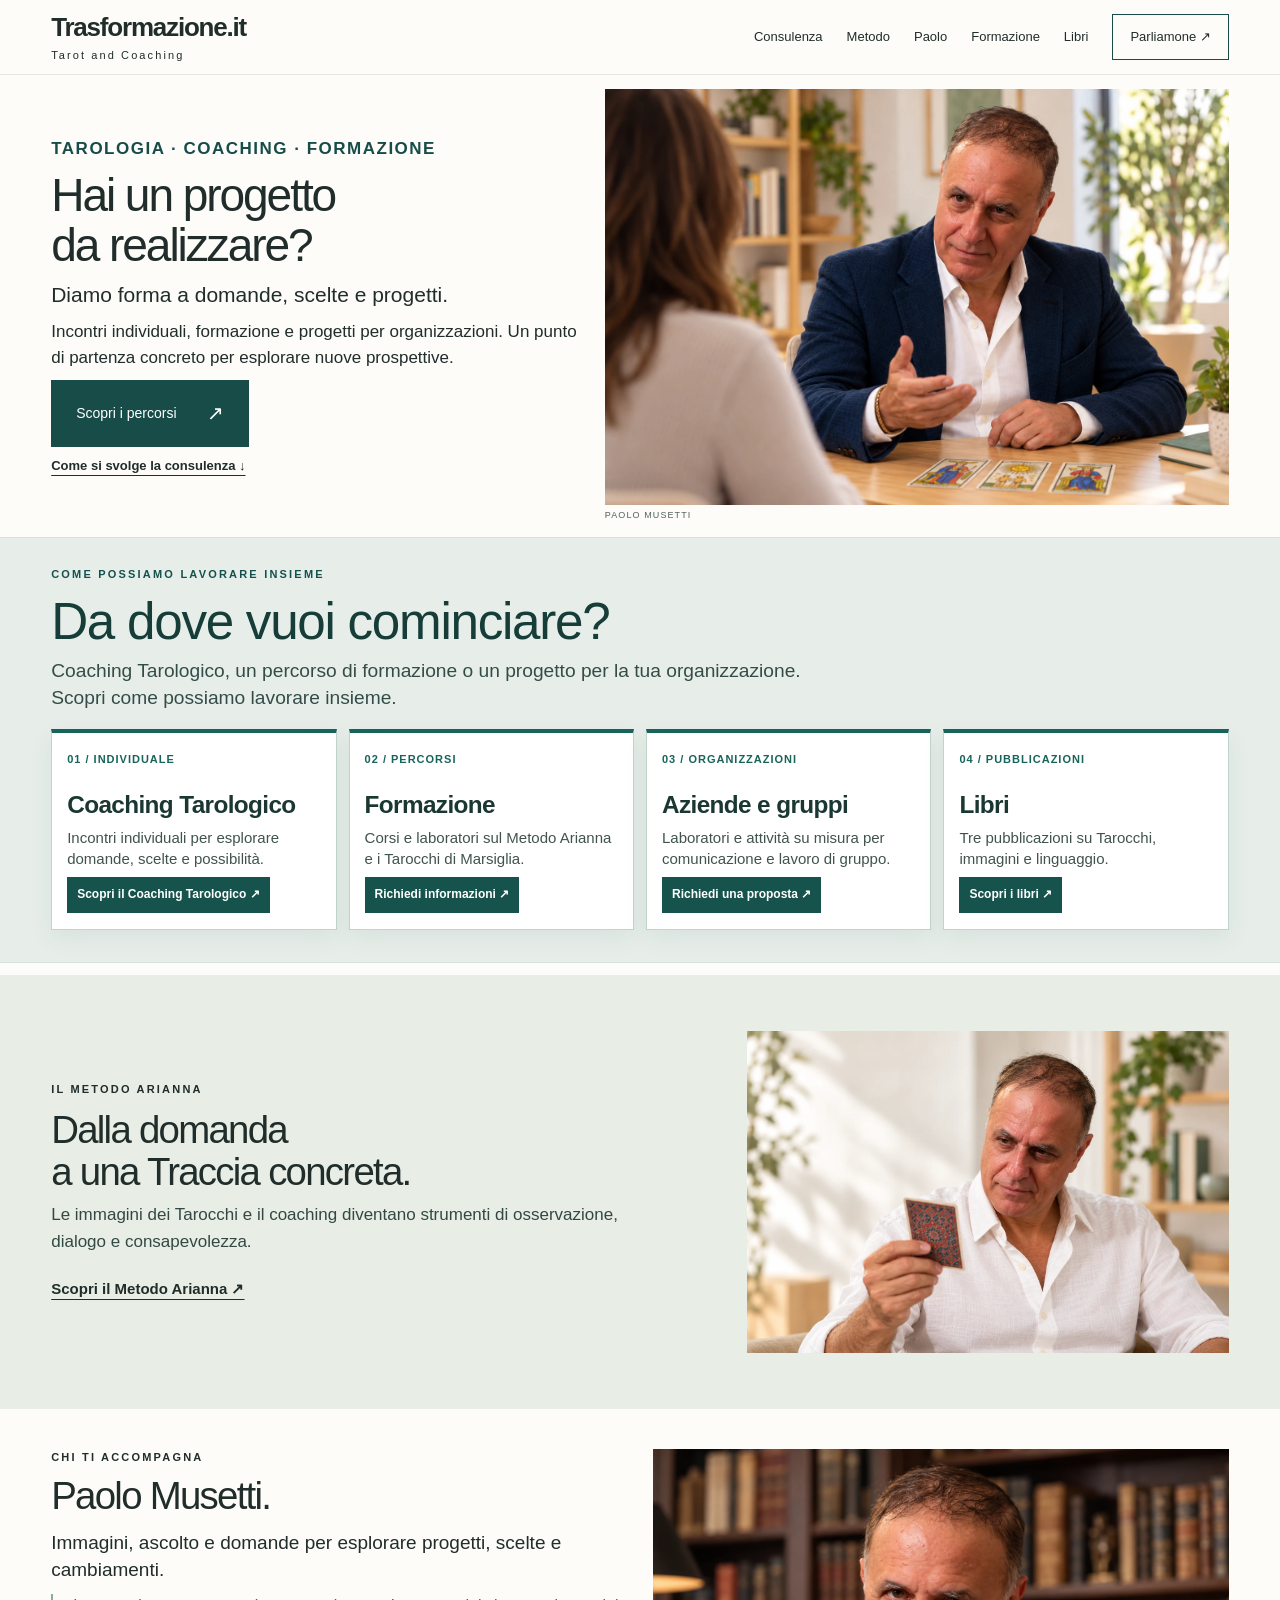
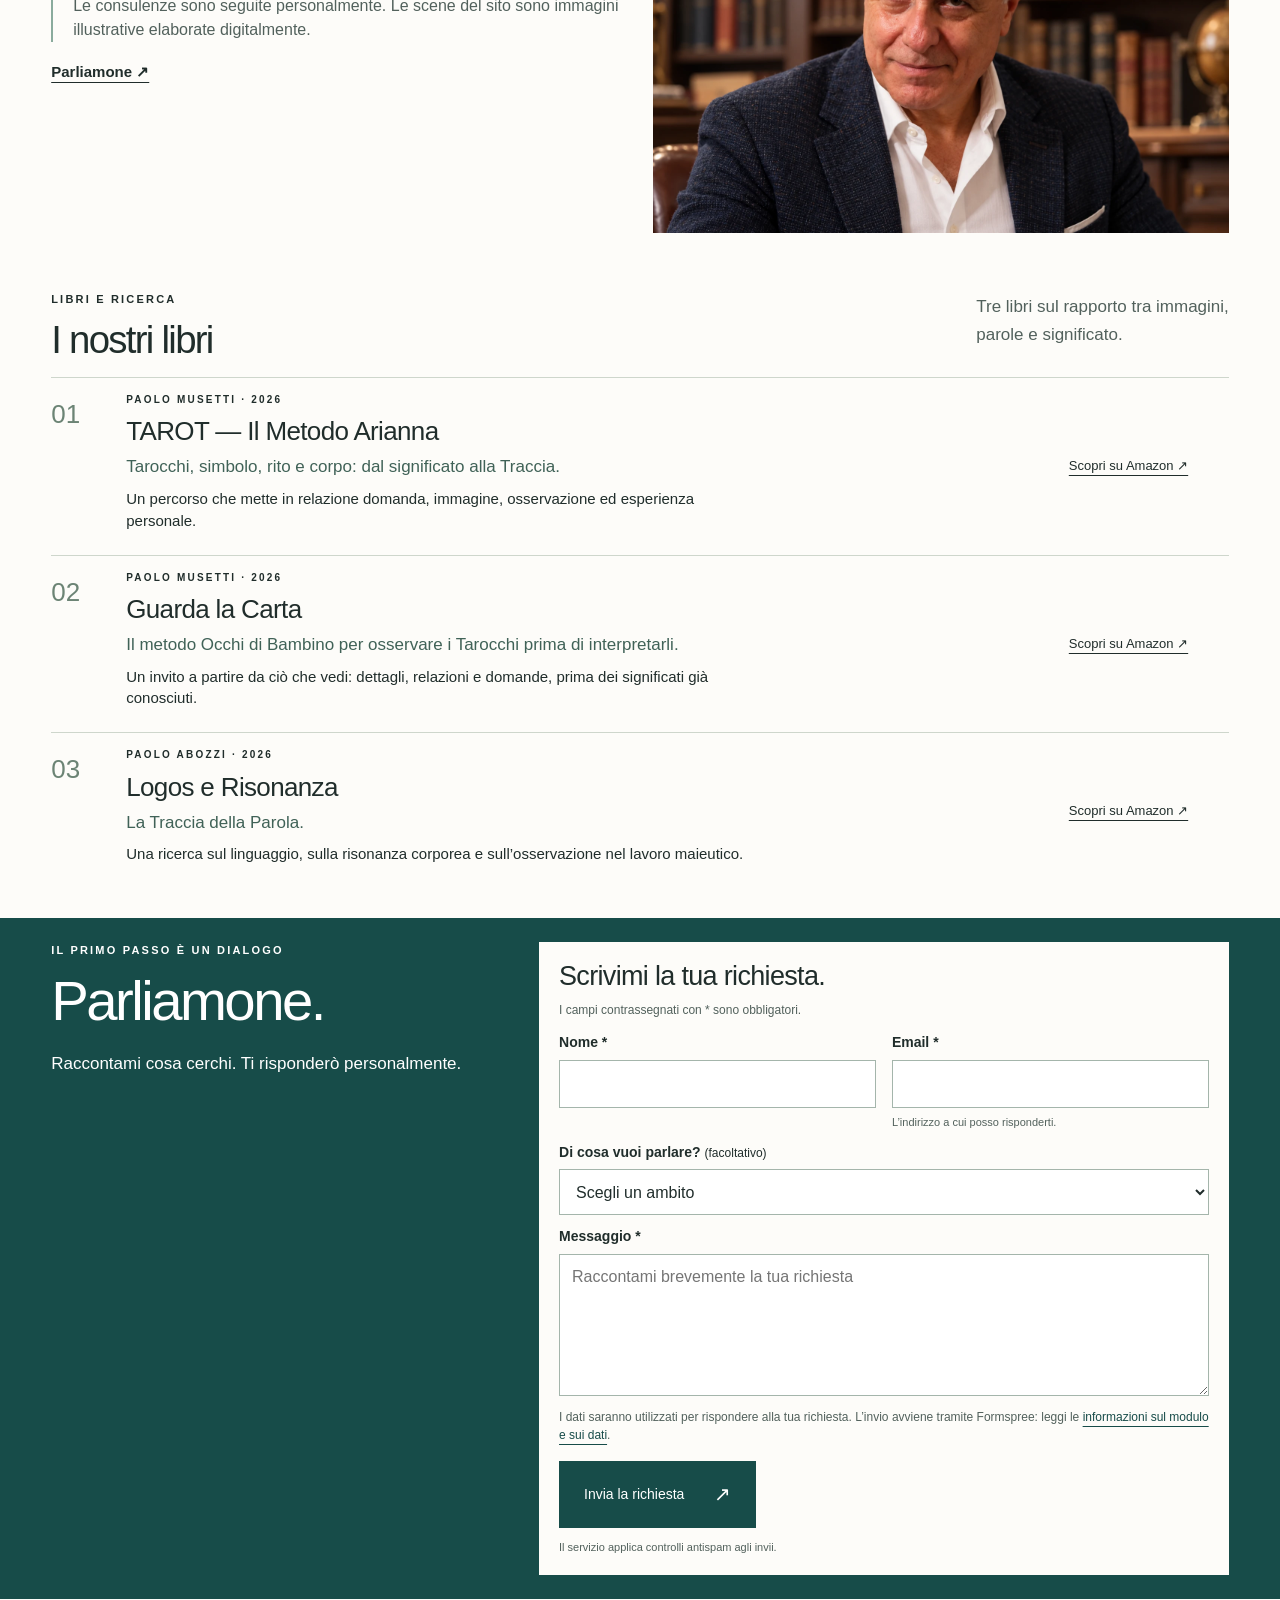
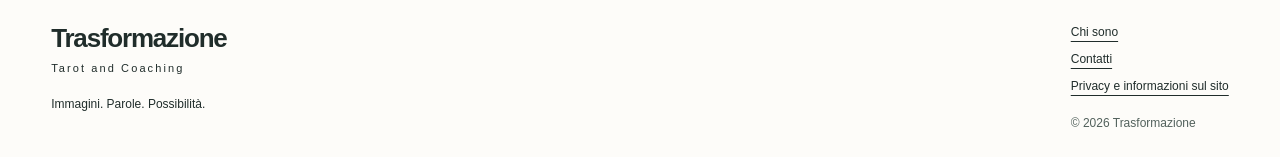
<file: anteprima-home-v3.html>
<!doctype html>
<html lang="it"><head><meta charset="utf-8"><meta name="viewport" content="width=device-width,initial-scale=1"><title>Tarologia per lavoro, relazioni e formazione | Trasformazione.it</title><meta name="description" content="Consulenze e formazione con i Tarocchi di Marsiglia e il Metodo Arianna: immagini e domande per esplorare scelte, relazioni e progetti."><meta name="theme-color" content="#174c49"><link rel="canonical" href="https://trasformazione.it/">
<meta property="og:locale" content="it_IT"><meta property="og:site_name" content="Trasformazione.it"><meta property="og:title" content="Tarologia per lavoro, relazioni e formazione | Trasformazione.it"><meta property="og:description" content="Consulenze e formazione con i Tarocchi di Marsiglia e il Metodo Arianna: immagini e domande per esplorare scelte, relazioni e progetti."><meta property="og:type" content="website"><meta property="og:url" content="https://trasformazione.it/"><meta property="og:image" content="https://trasformazione.it/assets/paolo-consultazione.webp"><meta property="og:image:width" content="1536"><meta property="og:image:height" content="1024"><meta property="og:image:alt" content="Paolo Musetti dialoga con una persona e tre carte sul tavolo"><meta name="twitter:card" content="summary_large_image"><link rel="icon" href="assets/favicon.svg" type="image/svg+xml"><link rel="stylesheet" href="style.css?v=4"><script src="assets/site.js" defer></script>
<style>
/* Apertura con immagine intera: nessun ritaglio del volto o delle carte. */
.hero.service-hero{position:relative;display:grid;grid-template-columns:.92fr 1.08fr;align-items:center;gap:30px;width:min(1320px,92%);margin:0 auto;min-height:0;height:auto;padding:26px 0;overflow:visible;background:#fdfcf9}
.service-hero .hero-copy{position:static;margin:0;padding:10px 0;max-width:none}
.service-hero h1{font-size:clamp(36px,3.6vw,54px);margin-bottom:18px}
.service-hero .eyebrow{font-size:11px;letter-spacing:1.5px;line-height:1.5;margin-bottom:16px;color:#174c49}
.service-hero .hero-copy>p{font-size:17px;line-height:1.5;margin-bottom:16px}
.service-hero .hero-copy>.service-lead{font-size:21px;font-weight:500;line-height:1.35}
.service-hero .hero-copy .text-link{margin-top:14px;font-size:13px}
.service-hero .service-visual{min-width:0}
.service-hero .service-visual img{position:static;display:block;width:100%;height:auto;max-width:100%;object-fit:contain;opacity:1;aspect-ratio:3/2}
.service-caption{margin:8px 0 0;font-size:9px;letter-spacing:1.1px;line-height:1.5;color:#52615c}
.consultation-text{padding-top:24px;padding-bottom:28px;border-top:1px solid #dce3db;align-items:start}
@media(max-width:900px){.hero.service-hero{grid-template-columns:1fr 1fr;gap:22px;padding:22px 0}.service-hero h1{font-size:38px}.service-hero .hero-copy>.service-lead{font-size:19px}}
@media(max-width:640px){.hero.service-hero{display:grid;grid-template-columns:1fr;width:91%;padding:20px 0;gap:20px}.service-hero .hero-copy{padding:0;max-width:none}.service-hero h1{font-size:38px}.service-hero .hero-copy>p{font-size:17px}.service-hero .hero-copy>.service-lead{font-size:20px}.service-hero .service-visual img{height:auto;aspect-ratio:3/2;object-fit:contain}.service-hero .eyebrow{font-size:10px}.consultation-text{padding-top:20px;gap:12px}}

/* Modulo contatti */
.contact .contact-grid{align-items:start;gap:40px}
.contact-intro img{width:100%;max-width:460px;height:auto;aspect-ratio:3/2;margin-top:24px}
.contact-intro>.small{margin-bottom:4px}
.contact-form{min-width:0;background:#fdfcf9;color:#202d2b;padding:28px}
.contact-form h3{font-size:27px;margin-bottom:10px}
.contact-form .form-intro{font-size:12px;color:#52615c;margin-bottom:20px}
.form-fields-row{display:grid;grid-template-columns:1fr 1fr;gap:16px;align-items:start}
.form-field{display:flex;flex-direction:column;gap:7px;margin-bottom:17px;min-width:0}
.form-field label{font-size:14px;font-weight:600;line-height:1.4}
.form-field label span{font-weight:400;font-size:12px}
.form-field input,.form-field select,.form-field textarea{font:inherit;font-size:16px;width:100%;min-width:0;border:1px solid #a4b5ab;border-radius:0;background:#fff;color:#202d2b;padding:10px 12px}
.form-field input,.form-field select{min-height:46px}
.form-field textarea{resize:vertical;min-height:130px;line-height:1.5}
.form-field input:focus,.form-field select:focus,.form-field textarea:focus{outline:2px solid #174c49;outline-offset:2px}
.field-help{font-size:11px;color:#52615c;line-height:1.4}
.contact-form .form-privacy{font-size:12px;line-height:1.5;color:#52615c;margin:0 0 17px}
.form-privacy a{color:#174c49}
.contact-form .form-service-note{font-size:11px;line-height:1.4;color:#52615c;margin:12px 0 0}
.contact-form button{border:0;cursor:pointer}
.form-honey{display:none}
@media(max-width:900px){.contact .contact-grid{gap:25px}.contact-form{padding:22px}.form-fields-row{grid-template-columns:1fr;gap:0}}
@media(max-width:640px){.contact .contact-grid{grid-template-columns:1fr;gap:25px}.contact-form{padding:22px 18px}.contact-intro img{max-width:100%;margin-top:18px}.contact-form .button{width:100%;justify-content:space-between}}

/* Approfondimento del metodo: sequenza compatta e applicazioni */
.method-intro{max-width:900px;font-size:17px;line-height:1.55;margin:0 0 22px;color:#334843}
.method-applications{border-top:1px solid #bdcbc0;margin-top:22px;padding-top:18px}
.method-applications>h3{font-size:23px;margin-bottom:14px}
.method-cases{display:grid;grid-template-columns:repeat(3,minmax(0,1fr));gap:24px}
.method-cases article{border-left:2px solid #8aab9d;padding:0 12px 0 15px}
.method-cases .eyebrow{margin:0 0 7px;font-size:10px;color:#41665c}
.method-cases article>p:last-child{font-size:15px;line-height:1.45;margin:0}
.method-cta{margin-top:10px}
@media(max-width:640px){.method-intro{font-size:16px;margin-bottom:16px}.method-applications{margin-top:18px;padding-top:16px}.method-cases{grid-template-columns:1fr;gap:13px}.method-cases article>p:last-child{font-size:15px}}
</style>
<style>.method-layout img,.profile>img,#formazione>img,.psychomagic>img,.contact-intro img{height:auto;aspect-ratio:3/2;object-fit:contain}</style><script type="application/ld+json">{"@context":"https://schema.org","@type":"WebSite","name":"Trasformazione.it","url":"https://trasformazione.it/","inLanguage":"it-IT","description":"Consulenze e formazione con i Tarocchi di Marsiglia e il Metodo Arianna per esplorare scelte, relazioni e progetti."}</script><style>
/* Homepage commerciale compatta, isolata rispetto alle altre pagine */
.offers{padding-top:46px;padding-bottom:54px}
.offers h2{margin:8px 0 12px}
.offers-intro{max-width:760px;line-height:1.55;margin:0 0 26px}
.offers-grid{display:grid;grid-template-columns:repeat(4,minmax(0,1fr));gap:14px}
.offer-card{border:1px solid #dce3db;padding:22px 18px;background:#fdfcf9;display:flex;flex-direction:column;align-items:flex-start;gap:12px}
.offer-card .number{font-size:10px;letter-spacing:1px;color:#52615c}
.offer-card h3{font-size:clamp(19px,1.8vw,24px);line-height:1.2;margin:0}
.offer-card p{font-size:14px;line-height:1.5;margin:0 0 6px}
.offer-card a{margin-top:auto;font-size:13px}
.method-compact{display:grid;grid-template-columns:1fr .72fr;gap:40px;align-items:center;padding-top:48px;padding-bottom:48px}
.method-compact img{width:100%;height:auto;aspect-ratio:3/2;object-fit:contain}
.method-compact .method-intro{max-width:580px;line-height:1.55;margin:18px 0}
.training-offers{padding-top:44px;padding-bottom:52px}
.training-mini{max-width:860px;margin:12px 0 20px}
.training-mini details{border-bottom:1px solid #dce3db;padding:12px 0}
.training-mini summary{cursor:pointer;font-weight:600}
.training-mini p{margin:10px 0 4px}
@media(max-width:1000px){.offers-grid{grid-template-columns:repeat(2,minmax(0,1fr))}}
@media(max-width:640px){.offers{padding-top:30px;padding-bottom:34px}.offers-grid{grid-template-columns:1fr;gap:10px}.offer-card{padding:17px;gap:8px}.method-compact{grid-template-columns:1fr;gap:16px;padding-top:32px;padding-bottom:32px}.training-offers{padding-top:30px;padding-bottom:34px}}
</style><style>
/* Evidenza commerciale: quattro offerte, nessuna sezione formativa duplicata */
.offers{width:100%;max-width:none;background:#e7eeea;padding:56px max(4%,calc((100vw - 1320px)/2)) 68px;border-top:1px solid #d6e3dc;border-bottom:1px solid #d6e3dc}
.offers>.eyebrow{color:#14514c;font-weight:700}
.offers h2{font-size:clamp(38px,4vw,58px);letter-spacing:-.025em;margin:10px 0 14px;color:#173d39}
.offers .offers-intro{font-size:clamp(17px,1.5vw,20px);max-width:850px;line-height:1.5;margin-bottom:30px;color:#344c47}
.offers-grid{gap:16px}
.offers .offer-card{border:1px solid #c1d4cc;border-top:5px solid #17645b;background:#fff;box-shadow:0 8px 22px rgba(16,65,58,.07);padding:25px 20px 22px;min-height:255px;transition:transform .2s ease,box-shadow .2s ease}
.offers .offer-card:hover{transform:translateY(-3px);box-shadow:0 13px 28px rgba(16,65,58,.12)}
.offers .offer-card .number{font-weight:700;color:#17645b;font-size:11px}
.offers .offer-card h3{font-size:clamp(21px,1.9vw,26px);font-weight:700;color:#1b3732}
.offers .offer-card p{font-size:15px;color:#40534c;line-height:1.5}
.offers .offer-card a.text-link{display:inline-flex;align-items:center;justify-content:center;min-height:42px;margin-top:auto;padding:11px 12px;background:#17534d;color:#fff;text-decoration:none;font-weight:700;font-size:12px;line-height:1.3}
.offers .offer-card a.text-link:hover,.offers .offer-card a.text-link:focus-visible{background:#0d3733;color:#fff}
@media(max-width:1000px){.offers{padding:44px 4% 52px}.offers-grid{grid-template-columns:repeat(2,minmax(0,1fr))}}
@media(max-width:640px){.offers{padding:34px 5% 42px}.offers-grid{grid-template-columns:1fr;gap:12px}.offers .offer-card{min-height:0;padding:20px;gap:10px}.offers .offer-card a.text-link{margin-top:7px}.offers .offers-intro{font-size:16px;margin-bottom:22px}.offers .offers-intro br{display:none}}
</style><style>
/* Ottimizzazione degli spazi verticali: homepage più compatta */
.hero.service-hero{padding-top:14px;padding-bottom:14px;gap:22px}
.service-hero .hero-copy{padding:4px 0}
.service-hero h1{margin-bottom:10px}
.service-hero .eyebrow{margin-bottom:9px}
.service-hero .hero-copy>p{margin-bottom:10px}
.service-hero .hero-copy .text-link{margin-top:8px}
.service-caption{margin-top:4px}
.offers{padding-top:28px;padding-bottom:32px}
.offers h2{margin:5px 0 8px}
.offers .offers-intro{margin-bottom:18px;line-height:1.4}
.offers-grid{gap:12px}
.offers .offer-card{min-height:196px;padding:17px 15px 16px;gap:8px;border-top-width:4px}
.offers .offer-card h3{line-height:1.18}
.offers .offer-card p{line-height:1.4;margin:0}
.offers .offer-card a.text-link{min-height:36px;padding:8px 10px}
.method-compact{padding-top:26px;padding-bottom:26px;gap:26px}
.method-compact h2{margin-bottom:10px}
.method-compact .method-intro{margin:10px 0 12px}
.profile{padding-top:28px;padding-bottom:28px;gap:25px}
.profile .section-copy h2{margin-bottom:12px}
.profile .section-copy p{margin-bottom:10px}
.books{padding-top:30px;padding-bottom:30px}
.books .section-heading{margin-bottom:16px}
.books .book-list article{padding-top:15px;padding-bottom:15px}
.contact{padding-top:32px;padding-bottom:32px}
.contact .contact-grid{gap:28px}
.contact-form{padding:20px}
.form-field{margin-bottom:12px}
.contact-form .form-intro{margin-bottom:12px}
footer.wrap{padding-top:24px;padding-bottom:24px}
@media(max-width:640px){
.hero.service-hero{padding-top:12px;padding-bottom:12px;gap:12px}
.offers{padding-top:24px;padding-bottom:26px}
.offers .offers-intro{margin-bottom:15px}
.offers-grid{gap:9px}
.offers .offer-card{min-height:0;padding:15px;gap:7px}
.offers .offer-card a.text-link{margin-top:4px}
.method-compact{padding-top:22px;padding-bottom:22px;gap:12px}
.profile{padding-top:22px;padding-bottom:22px;gap:15px}
.books{padding-top:24px;padding-bottom:24px}
.contact{padding-top:24px;padding-bottom:24px}
.contact .contact-grid{gap:18px}
}
</style></head>
<body><a class="skip" href="#contenuto">Vai al contenuto</a><header><a class="brand" href="./" aria-label="Trasformazione.it, home">Trasformazione.it<span>Tarot and Coaching</span></a><button class="menu-toggle" aria-controls="navigazione" aria-expanded="false" hidden>Menu <span aria-hidden="true">☰</span></button><nav id="navigazione" aria-label="Principale"><a href="consulenza.html">Consulenza</a><a href="#metodo">Metodo</a><a href="#paolo">Paolo</a><a href="#formazione">Formazione</a><a href="#libri">Libri</a><a class="nav-cta" href="#contatti">Parliamone ↗</a></nav></header>
<main id="contenuto"><section class="hero service-hero" aria-labelledby="titolo">
  <div class="hero-copy">
    <p class="eyebrow">TAROLOGIA · COACHING · FORMAZIONE</p>
    <h1 id="titolo">Hai un progetto<br>da realizzare?</h1>
    <p class="service-lead">Diamo forma a domande, scelte e progetti.</p>
    <p>Incontri individuali, formazione e progetti per organizzazioni. Un punto di partenza concreto per esplorare nuove prospettive.</p>
    <a class="button" href="#percorsi">Scopri i percorsi <span>↗</span></a>
    <a class="text-link" href="consulenza.html#come-si-svolge">Come si svolge la consulenza ↓</a>
  </div>
  <div class="service-visual">
    <img src="assets/paolo-consultazione.webp" alt="Paolo Musetti dialoga con una persona con tre carte sul tavolo" width="1536" height="1024" fetchpriority="high">
    <p class="service-caption">PAOLO MUSETTI</p>
  </div>
</section>
<section id="percorsi" class="offers wrap" aria-labelledby="percorsi-titolo">
<p class="eyebrow">COME POSSIAMO LAVORARE INSIEME</p>
<h2 id="percorsi-titolo">Da dove vuoi cominciare?</h2>
<p class="offers-intro">Coaching Tarologico, un percorso di formazione o un progetto per la tua organizzazione.<br>Scopri come possiamo lavorare insieme.</p>
<div class="offers-grid">
<article class="offer-card"><span class="number">01 / INDIVIDUALE</span><h3>Coaching Tarologico</h3><p>Incontri individuali per esplorare domande, scelte e possibilità.</p><a class="text-link" href="consulenza.html">Scopri il Coaching Tarologico ↗</a></article>
<article class="offer-card" id="formazione"><span class="number">02 / PERCORSI</span><h3>Formazione</h3><p>Corsi e laboratori sul Metodo Arianna e i Tarocchi di Marsiglia.</p><a class="text-link" href="#contatti">Richiedi informazioni ↗</a></article>
<article class="offer-card" id="organizzazioni"><span class="number">03 / ORGANIZZAZIONI</span><h3>Aziende e gruppi</h3><p>Laboratori e attività su misura per comunicazione e lavoro di gruppo.</p><a class="text-link" href="#contatti">Richiedi una proposta ↗</a></article>
<article class="offer-card"><span class="number">04 / PUBBLICAZIONI</span><h3>Libri</h3><p>Tre pubblicazioni su Tarocchi, immagini e linguaggio.</p><a class="text-link" href="#libri">Scopri i libri ↗</a></article>
</div></section>
<section id="metodo" class="method"><div class="wrap method-compact">
<div class="method-compact-copy"><p class="eyebrow">IL METODO ARIANNA</p><h2>Dalla domanda<br>a una Traccia concreta.</h2>
<p class="method-intro">Le immagini dei Tarocchi e il coaching diventano strumenti di osservazione, dialogo e consapevolezza.</p>
<a class="text-link method-cta" href="consulenza.html#come-si-svolge">Scopri il Metodo Arianna ↗</a></div>
<img src="assets/paolo-carta.webp" alt="Paolo Musetti osserva una carta decorata" width="1536" height="1024" loading="lazy">
</div></section>
<section id="paolo" class="split wrap profile"><div class="section-copy"><p class="eyebrow">CHI TI ACCOMPAGNA</p><h2>Paolo Musetti.</h2><p class="lead">Immagini, ascolto e domande per esplorare progetti, scelte e cambiamenti.</p><p class="disclosure">Le consulenze sono seguite personalmente. Le scene del sito sono immagini illustrative elaborate digitalmente.</p><a class="text-link" href="#contatti">Parliamone ↗</a></div><img src="assets/paolo-ritratto.webp" alt="Ritratto di Paolo Musetti davanti a una biblioteca" width="1536" height="1024" loading="lazy"></section>
<section id="libri" class="books wrap"><div class="section-heading"><div><p class="eyebrow">LIBRI E RICERCA</p><h2>I nostri libri</h2></div><p>Tre libri sul rapporto tra immagini,<br>parole e significato.</p></div><div class="book-list"><article><span class="book-index">01</span><div><p class="eyebrow">PAOLO MUSETTI · 2026</p><h3>TAROT — Il Metodo Arianna</h3><p class="subtitle">Tarocchi, simbolo, rito e corpo: dal significato alla Traccia.</p><p>Un percorso che mette in relazione domanda, immagine, osservazione ed esperienza personale.</p></div><a href="https://www.amazon.it/dp/B0H6354LLS" target="_blank" rel="noopener noreferrer" aria-label="TAROT — Il Metodo Arianna su Amazon, nuova scheda">Scopri su Amazon ↗</a></article><article><span class="book-index">02</span><div><p class="eyebrow">PAOLO MUSETTI · 2026</p><h3>Guarda la Carta</h3><p class="subtitle">Il metodo Occhi di Bambino per osservare i Tarocchi prima di interpretarli.</p><p>Un invito a partire da ciò che vedi: dettagli, relazioni e domande, prima dei significati già conosciuti.</p></div><a href="https://www.amazon.it/dp/B0H6C194GN" target="_blank" rel="noopener noreferrer" aria-label="Guarda la Carta su Amazon, nuova scheda">Scopri su Amazon ↗</a></article><article><span class="book-index">03</span><div><p class="eyebrow">PAOLO ABOZZI · 2026</p><h3>Logos e Risonanza</h3><p class="subtitle">La Traccia della Parola.</p><p>Una ricerca sul linguaggio, sulla risonanza corporea e sull’osservazione nel lavoro maieutico.</p></div><a href="https://amzn.eu/d/01r9u4FE" target="_blank" rel="noopener noreferrer" aria-label="Logos e Risonanza su Amazon, nuova scheda">Scopri su Amazon ↗</a></article></div></section>

<section id="contatti" class="contact">
<div class="wrap contact-grid">
  <div class="contact-intro">
    <p class="eyebrow">IL PRIMO PASSO È UN DIALOGO</p>
    <h2>Parliamone.</h2>
    <p>Raccontami cosa cerchi. Ti risponderò personalmente.</p>
  </div>
  <form class="contact-form" action="https://formspree.io/f/xqpevbkq" method="POST" accept-charset="UTF-8" aria-labelledby="form-title">
    <h3 id="form-title">Scrivimi la tua richiesta.</h3>
    <p class="form-intro">I campi contrassegnati con * sono obbligatori.</p>
    <input type="hidden" name="subject" value="Trasformazione — Nuova richiesta dal sito">
    <div class="form-honey" aria-hidden="true"><label for="contact-website">Lascia vuoto questo campo</label><input id="contact-website" type="text" name="_gotcha" tabindex="-1" autocomplete="off"></div>
    <div class="form-fields-row">
      <div class="form-field"><label for="contact-name">Nome *</label><input id="contact-name" name="name" type="text" autocomplete="name" required maxlength="100"></div>
      <div class="form-field"><label for="contact-email">Email *</label><input id="contact-email" name="email" type="email" autocomplete="email" required maxlength="254" aria-describedby="email-help"><span id="email-help" class="field-help">L’indirizzo a cui posso risponderti.</span></div>
    </div>
    <div class="form-field"><label for="contact-topic">Di cosa vuoi parlare? <span>(facoltativo)</span></label><select id="contact-topic" name="ambito"><option value="Non specificato">Scegli un ambito</option><option>Coaching Tarologico</option><option>Formazione</option><option>Aziende e gruppi</option><option>Libri</option><option>Altro</option></select></div>
    <div class="form-field"><label for="contact-message">Messaggio *</label><textarea id="contact-message" name="message" rows="5" required minlength="10" maxlength="5000" placeholder="Raccontami brevemente la tua richiesta"></textarea></div>
    <p class="form-privacy">I dati saranno utilizzati per rispondere alla tua richiesta. L’invio avviene tramite Formspree: leggi le <a href="privacy.html#modulo" target="_blank" rel="noopener noreferrer">informazioni sul modulo e sui dati</a>.</p>
    <button class="button" type="submit">Invia la richiesta <span aria-hidden="true">↗</span></button>
    <p class="form-service-note">Il servizio applica controlli antispam agli invii.</p>
  </form>
</div>
</section></main>
<footer class="wrap"><div><a class="brand" href="./">Trasformazione<span>Tarot and Coaching</span></a><p>Immagini. Parole. Possibilità.</p></div><div class="footer-links"><a href="#paolo">Chi sono</a><a href="#contatti">Contatti</a><a href="privacy.html">Privacy e informazioni sul sito</a><span>© <span data-year>2026</span> Trasformazione</span></div></footer></body></html>
</file>
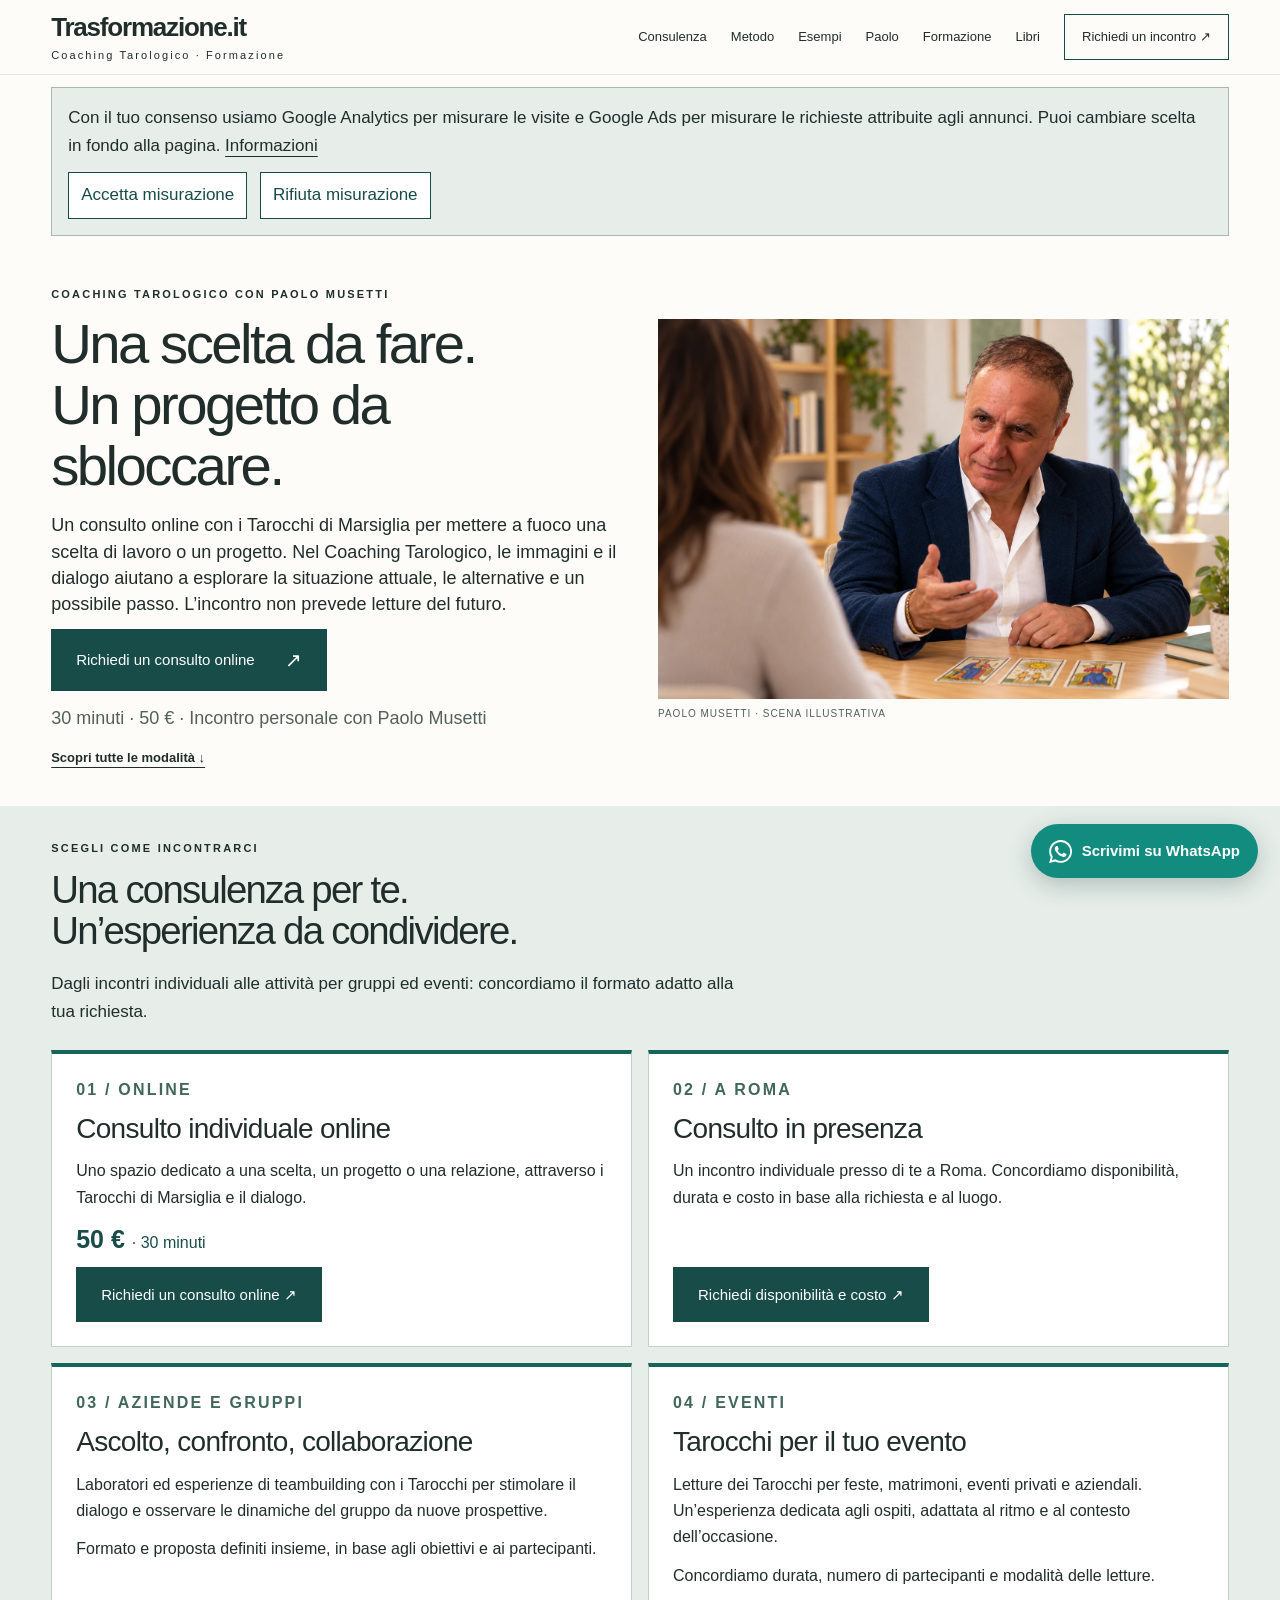
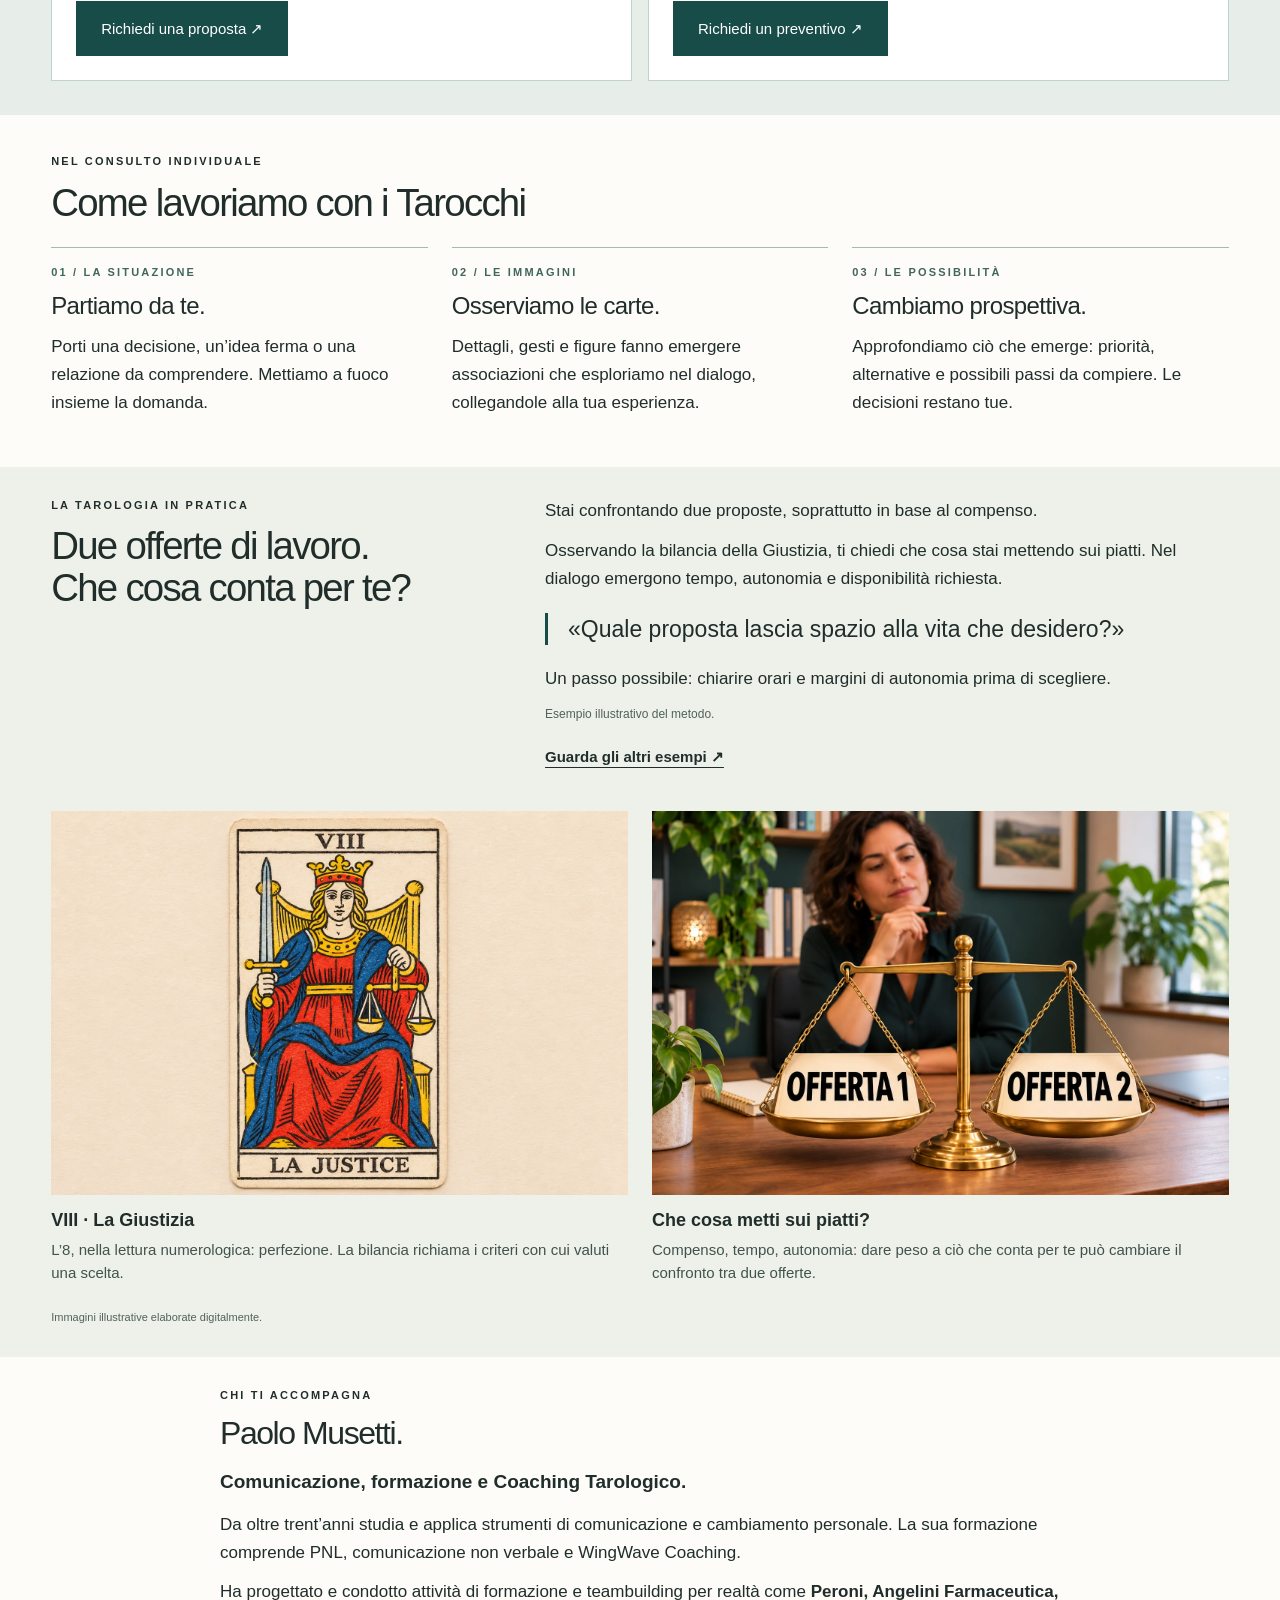
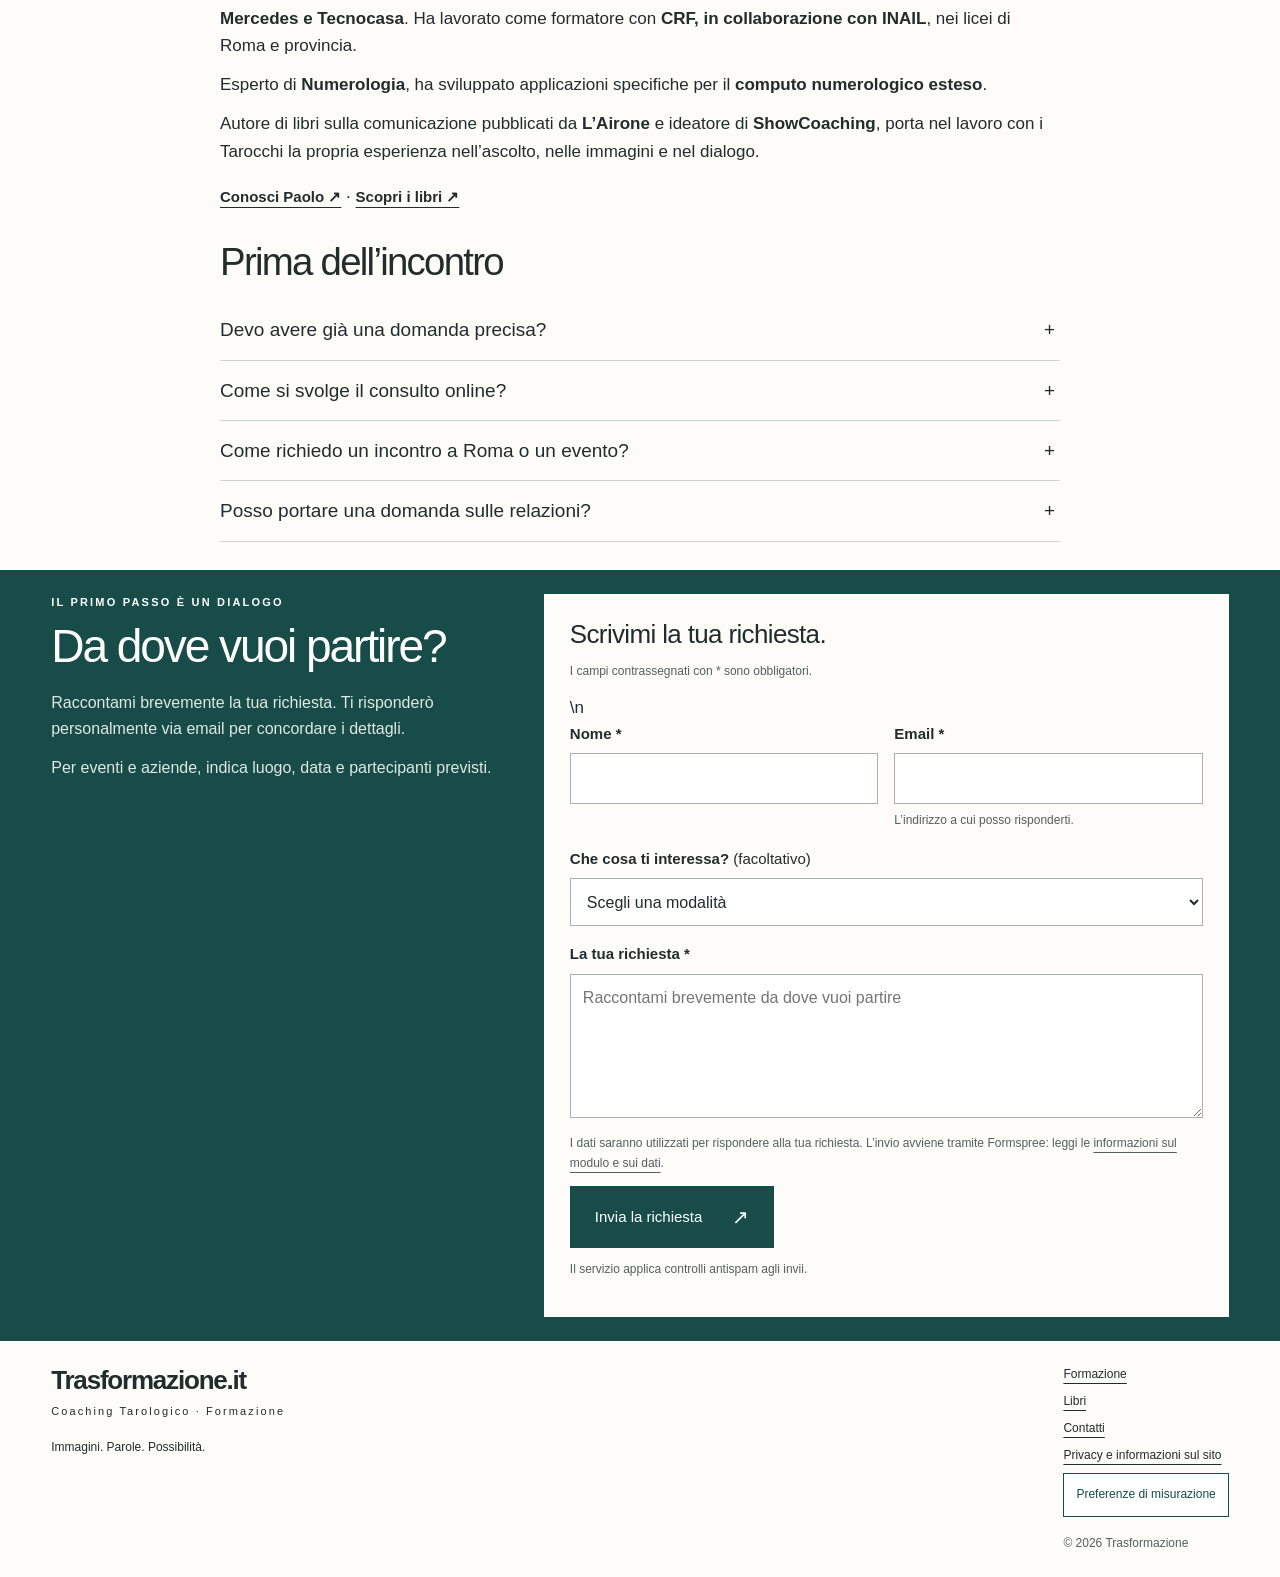
<file: consulenza.html>
<!doctype html>
<html lang="it">
<head>
  <meta charset="utf-8">
  <meta name="viewport" content="width=device-width,initial-scale=1">
  <title>Consulto con i Tarocchi online e a Roma | Trasformazione.it</title>
  <meta name="description" content="Consulto con i Tarocchi di Marsiglia e Paolo Musetti per riflettere su scelte, lavoro e progetti. Online: 30 minuti, 50 €. A Roma su richiesta.">
  <meta name="theme-color" content="#174c49">
  <link rel="canonical" href="https://trasformazione.it/consulenza.html">
  <meta property="og:locale" content="it_IT">
  <meta property="og:site_name" content="Trasformazione.it">
  <meta property="og:title" content="Consulto con i Tarocchi online e a Roma | Trasformazione.it">
  <meta property="og:description" content="Consulti online con Paolo Musetti: 30 minuti, 50 €. Incontri a Roma, esperienze per aziende, gruppi ed eventi su richiesta.">
  <meta property="og:type" content="website">
  <meta property="og:url" content="https://trasformazione.it/consulenza.html">
  <meta property="og:image" content="https://trasformazione.it/assets/paolo-consultazione.webp">
  <meta property="og:image:width" content="1536">
  <meta property="og:image:height" content="1024">
  <meta property="og:image:alt" content="Paolo Musetti dialoga con una persona e tre carte sul tavolo">
  <meta name="twitter:card" content="summary_large_image">
  <link rel="icon" href="assets/favicon.svg" type="image/svg+xml">
  <link rel="stylesheet" href="style.css?v=3">
  <script src="assets/site.js" defer></script>
<style>header{background:#fdfcf9}html{scroll-padding-top:110px}.consult-page section[id]{scroll-margin-top:12px}.consult-page .hero-copy{position:static;padding:0;margin:0;max-width:none}.consult-hero{display:grid;grid-template-columns:1fr 1fr;gap:36px;align-items:center;padding:38px 0}.consult-hero h1{font-size:clamp(36px,4.4vw,62px);line-height:1.08}.consult-hero .lead{font-size:20px;max-width:570px}.consult-hero img{width:100%;height:auto;aspect-ratio:3/2;object-fit:contain}.service-caption{font-size:10px;letter-spacing:1px;color:#52615c;margin-top:7px}.consult-hero .text-link{display:block;width:fit-content;margin-top:16px}.consult-page .button{min-height:46px;font-size:15px;line-height:1.4}.availability{font-size:14px;color:#52615c;margin:14px 0 0}.offer-section{background:#e7eeea;padding:34px 0}.offer-intro{max-width:700px}.consult-offers{display:grid;grid-template-columns:repeat(2,minmax(0,1fr));gap:16px;margin-top:24px}.consult-offer{display:flex;flex-direction:column;align-items:start;background:#fff;border:1px solid #c1d4cc;border-top:4px solid #17645b;padding:24px;min-width:0}.consult-offer .eyebrow{color:#41665c}.consult-offer h3{font-size:28px}.consult-offer p{font-size:16px}.consult-offer .price{font-size:25px;font-weight:600;color:#174c49;line-height:1.3}.consult-offer .price span{font-size:16px;font-weight:400}.consult-offer .button{margin-top:auto}.how-section{padding:38px 0}.how-grid{display:grid;grid-template-columns:repeat(3,minmax(0,1fr));gap:24px;margin-top:24px}.how-grid article{border-top:1px solid #a6bab1;padding-top:16px}.how-grid h3{font-size:24px}.how-grid .eyebrow{color:#41665c}.example-section{background:#eef1e9;padding:30px 0}.example-layout{display:grid;grid-template-columns:.8fr 1.2fr;gap:38px}.example-layout h2{max-width:440px}.example-body{max-width:760px}.example-body p{font-size:17px}.example-body blockquote{border-left:3px solid #174c49;margin:20px 0;padding:0 0 0 20px;font-size:23px;line-height:1.4}.example-body .small{font-size:12px}.trust-section{padding:30px 0;max-width:840px}.trust-section h2{font-size:32px}.consult-faq{padding-top:0;max-width:840px}.consult-contact{background:#174c49;color:#fff;padding:36px 0}.request-layout{display:grid;grid-template-columns:.8fr 1.2fr;gap:36px;align-items:start}.consult-contact h2{font-size:clamp(34px,3.6vw,48px)}.consult-contact .contact-note{font-size:16px;color:#e0e8e1}.contact-form{min-width:0;background:#fdfcf9;color:#202d2b;padding:26px}.contact-form h3{font-size:26px}.form-intro,.form-privacy,.form-service-note{font-size:12px;color:#52615c}.form-fields-row{display:grid;grid-template-columns:1fr 1fr;gap:16px}.form-field{display:flex;flex-direction:column;gap:7px;margin-bottom:16px;min-width:0}.form-field label{font-size:15px;font-weight:600}.form-field label span{font-weight:400}.form-field input,.form-field select,.form-field textarea{font:inherit;font-size:16px;width:100%;min-width:0;border:1px solid #a4b5ab;border-radius:0;background:#fff;color:#202d2b;padding:11px 12px}.form-field input,.form-field select{min-height:48px}.form-field textarea{resize:vertical;min-height:135px;line-height:1.5}.form-field :focus{outline:2px solid #174c49;outline-offset:2px}.field-help{font-size:12px;color:#52615c}.contact-form button{border:0;cursor:pointer}.form-honey{display:none}.form-service-note{margin:12px 0 0}.consult-page a,.consult-page h1,.consult-page h2,.consult-page h3{overflow-wrap:break-word}@media(max-width:900px){.consult-hero{gap:24px}.consult-hero .lead{font-size:18px}.how-grid{gap:18px}.example-layout,.request-layout{grid-template-columns:1fr;gap:20px}.request-layout>div{max-width:660px}}@media(max-width:640px){header{padding:12px 4.5%}.brand{font-size:22px}.brand span{font-size:9px;letter-spacing:1.5px}.menu-toggle{min-height:44px;font-size:15px;padding:7px 10px}nav a{min-height:44px;display:inline-flex;align-items:center;font-size:15px}.consult-hero{grid-template-columns:1fr;gap:20px;padding:24px 0}.consult-hero h1{font-size:clamp(34px,9vw,44px)}.consult-hero .hero-copy>p:not(.eyebrow){font-size:17px}.consult-hero .hero-copy{padding:0}.consult-offers,.how-grid,.form-fields-row{grid-template-columns:1fr}.consult-offers{gap:12px;margin-top:18px}.consult-offer{padding:20px}.consult-offer h3{font-size:26px}.consult-offer .button{width:100%;justify-content:space-between}.offer-section,.how-section,.example-section,.consult-contact{padding:26px 0}.how-grid{gap:18px;margin-top:18px}.how-grid p{margin-bottom:0}.example-body blockquote{font-size:21px}.trust-section{padding:26px 0}.consult-faq{padding-bottom:26px}.contact-form{padding:20px 16px}.form-fields-row{gap:0}.contact-form .button{width:100%;justify-content:space-between}.request-layout{gap:18px}}
.example-visuals{grid-column:1 / -1;display:grid;grid-template-columns:1fr 1fr;gap:24px;margin-top:2px}.example-visuals figure{margin:0;min-width:0}.example-visuals img{width:100%;height:auto;aspect-ratio:3/2;object-fit:contain;background:#f5f1e8}.example-visuals figcaption{font-size:15px;line-height:1.5;color:#40534c;padding-top:12px;max-width:580px}.example-visuals figcaption strong{display:block;font-size:18px;color:#202d2b;margin-bottom:5px}.example-visuals .visual-note{grid-column:1 / -1;font-size:11px;color:#52615c;margin:0}@media(max-width:640px){.example-visuals{grid-template-columns:1fr;gap:20px;margin-top:0}.example-visuals figcaption{font-size:15px;padding-top:10px}.example-visuals figcaption strong{font-size:18px}}
</style><script type="application/ld+json">{"@context":"https://schema.org","@type":"WebPage","name":"Coaching Tarologico con Paolo Musetti","url":"https://trasformazione.it/consulenza.html","inLanguage":"it-IT","description":"Consulti online di 30 minuti a 50 €. Incontri a Roma, aziende, gruppi ed eventi su richiesta."}</script><style>.trust-section .bio-kicker{font-size:19px;font-weight:600;line-height:1.4;margin-bottom:16px}.trust-section p{line-height:1.6}</style><style>
.consult-situations{padding:clamp(22px,4vw,46px);margin:0 auto clamp(24px,4vw,44px);background:#edf3ee;border-top:4px solid #17645b}
.consult-situations h2{margin:0 0 10px}
.consult-situations-intro{max-width:62ch;margin:0}
.consult-situations-grid{list-style:none;padding:0;margin:24px 0;display:grid;grid-template-columns:repeat(3,minmax(0,1fr));gap:14px}
.consult-situations-grid li{min-width:0;padding:18px;background:#fdfcf9;border:1px solid #c1d4cc}
.consult-situations-grid h3{font-size:20px;line-height:1.25;margin:0 0 8px}
.consult-situations-grid p{font-size:16px;line-height:1.5;margin:0;color:#40534c}
@media(max-width:900px){.consult-situations-grid{grid-template-columns:repeat(2,minmax(0,1fr))}}
@media(max-width:640px){.consult-situations-grid{grid-template-columns:1fr;gap:10px;margin:18px 0}.consult-situations-grid li{padding:14px}}
</style><link rel="stylesheet" href="/assets/whatsapp-float.css">
<script src="assets/consulenza-measurement.js?v=5" defer></script>
<style>
.measurement-preferences{padding:16px;margin-block:12px;border:1px solid #a6bab1;background:#e7eeea}
.measurement-preferences p{margin:0 0 8px}
.measurement-preferences button,.measurement-settings{font:inherit;color:#174c49;background:#fff;border:1px solid #174c49;padding:8px 12px;min-height:44px;cursor:pointer}
.measurement-preferences button{margin:4px 8px 0 0}
.contact-form button:disabled{opacity:.65;cursor:wait}
</style>
</head>
<body>
<a class="skip" href="#contenuto">Vai al contenuto</a>
<header>
<a class="brand" href="./" aria-label="Trasformazione.it, home">Trasformazione.it<span>Coaching Tarologico · Formazione</span></a>
<button class="menu-toggle" aria-controls="navigazione" aria-expanded="false" hidden>Menu <span aria-hidden="true">☰</span></button>
<nav id="navigazione" aria-label="Principale"><a href="consulenza.html" aria-current="page">Consulenza</a><a href="index.html#metodo">Metodo</a><a href="esempi.html">Esempi</a><a href="index.html#paolo">Paolo</a><a href="index.html#formazione">Formazione</a><a href="index.html#libri">Libri</a><a class="nav-cta" href="#contatti">Richiedi un incontro ↗</a></nav>
</header>
<aside class="wrap measurement-preferences" id="measurement-preferences" aria-label="Preferenze di misurazione" hidden>
<p>Con il tuo consenso usiamo Google Analytics per misurare le visite e Google Ads per misurare le richieste attribuite agli annunci. Puoi cambiare scelta in fondo alla pagina. <a href="privacy.html#misurazione">Informazioni</a></p>
<button type="button" data-measurement-choice="granted">Accetta misurazione</button>
<button type="button" data-measurement-choice="denied">Rifiuta misurazione</button>
</aside>
<main id="contenuto" class="consult-page">
<section class="consult-hero wrap" aria-labelledby="titolo">
<div class="hero-copy"><p class="eyebrow">COACHING TAROLOGICO CON PAOLO MUSETTI</p>
<h1 id="titolo">Una scelta da fare.<br>Un progetto da sbloccare.</h1>
<p class="lead">Un consulto online con i Tarocchi di Marsiglia per mettere a fuoco una scelta di lavoro o un progetto. Nel Coaching Tarologico, le immagini e il dialogo aiutano a esplorare la situazione attuale, le alternative e un possibile passo. L’incontro non prevede letture del futuro.</p>
<a class="button" href="#contatti" data-service="Consulto online — 30 minuti · 50 €">Richiedi un consulto online <span aria-hidden="true">↗</span></a>
<p class="availability">30 minuti · 50 € · Incontro personale con Paolo Musetti</p>
<a class="text-link" href="#offerte">Scopri tutte le modalità ↓</a></div>
<div><img src="assets/paolo-consultazione.webp" alt="Paolo Musetti dialoga con una persona con tre carte sul tavolo" width="1536" height="1024" fetchpriority="high"><p class="service-caption">PAOLO MUSETTI · SCENA ILLUSTRATIVA</p></div>
</section>
<section id="offerte" class="offer-section" aria-labelledby="offerte-titolo"><div class="wrap">
<p class="eyebrow">SCEGLI COME INCONTRARCI</p><h2 id="offerte-titolo">Una consulenza per te.<br>Un’esperienza da condividere.</h2>
<p class="offer-intro">Dagli incontri individuali alle attività per gruppi ed eventi: concordiamo il formato adatto alla tua richiesta.</p>
<div class="consult-offers">
<article class="consult-offer"><p class="eyebrow">01 / ONLINE</p><h3>Consulto individuale online</h3><p>Uno spazio dedicato a una scelta, un progetto o una relazione, attraverso i Tarocchi di Marsiglia e il dialogo.</p><p class="price">50 € <span>· 30 minuti</span></p><a class="button" href="#contatti" data-service="Consulto online — 30 minuti · 50 €">Richiedi un consulto online ↗</a></article>
<article class="consult-offer"><p class="eyebrow">02 / A ROMA</p><h3>Consulto in presenza</h3><p>Un incontro individuale presso di te a Roma. Concordiamo disponibilità, durata e costo in base alla richiesta e al luogo.</p><a class="button" href="#contatti" data-service="Consulto in presenza a Roma">Richiedi disponibilità e costo ↗</a></article>
<article class="consult-offer"><p class="eyebrow">03 / AZIENDE E GRUPPI</p><h3>Ascolto, confronto, collaborazione</h3><p>Laboratori ed esperienze di teambuilding con i Tarocchi per stimolare il dialogo e osservare le dinamiche del gruppo da nuove prospettive.</p><p>Formato e proposta definiti insieme, in base agli obiettivi e ai partecipanti.</p><a class="button" href="#contatti" data-service="Aziende e gruppi">Richiedi una proposta ↗</a></article>
<article class="consult-offer"><p class="eyebrow">04 / EVENTI</p><h3>Tarocchi per il tuo evento</h3><p>Letture dei Tarocchi per feste, matrimoni, eventi privati e aziendali. Un’esperienza dedicata agli ospiti, adattata al ritmo e al contesto dell’occasione.</p><p>Concordiamo durata, numero di partecipanti e modalità delle letture.</p><a class="button" href="#contatti" data-service="Eventi privati e aziendali">Richiedi un preventivo ↗</a></article>
</div></div></section>
<section id="come-si-svolge" class="how-section wrap" aria-labelledby="come-titolo"><p class="eyebrow">NEL CONSULTO INDIVIDUALE</p><h2 id="come-titolo">Come lavoriamo con i Tarocchi</h2>
<div class="how-grid">
<article><p class="eyebrow">01 / LA SITUAZIONE</p><h3>Partiamo da te.</h3><p>Porti una decisione, un’idea ferma o una relazione da comprendere. Mettiamo a fuoco insieme la domanda.</p></article>
<article><p class="eyebrow">02 / LE IMMAGINI</p><h3>Osserviamo le carte.</h3><p>Dettagli, gesti e figure fanno emergere associazioni che esploriamo nel dialogo, collegandole alla tua esperienza.</p></article>
<article><p class="eyebrow">03 / LE POSSIBILITÀ</p><h3>Cambiamo prospettiva.</h3><p>Approfondiamo ciò che emerge: priorità, alternative e possibili passi da compiere. Le decisioni restano tue.</p></article>
</div></section>
<section class="example-section" aria-labelledby="esempio-titolo"><div class="wrap example-layout"><div><p class="eyebrow">LA TAROLOGIA IN PRATICA</p><h2 id="esempio-titolo">Due offerte di lavoro.<br>Che cosa conta per te?</h2></div>
<div class="example-body"><p>Stai confrontando due proposte, soprattutto in base al compenso.</p><p>Osservando la bilancia della Giustizia, ti chiedi che cosa stai mettendo sui piatti. Nel dialogo emergono tempo, autonomia e disponibilità richiesta.</p><blockquote>«Quale proposta lascia spazio alla vita che desidero?»</blockquote><p>Un passo possibile: chiarire orari e margini di autonomia prima di scegliere.</p><p class="small">Esempio illustrativo del metodo.</p><a class="text-link" href="esempi.html">Guarda gli altri esempi ↗</a></div><div class="example-visuals" aria-label="Dalla carta della Giustizia al confronto tra due offerte di lavoro">
<figure><img src="assets/giustizia-viii-marsiglia.webp" alt="La Giustizia dei Tarocchi di Marsiglia, numero VIII, con spada e bilancia" width="1536" height="1024" loading="lazy"><figcaption><strong>VIII · La Giustizia</strong>L’8, nella lettura numerologica: perfezione. La bilancia richiama i criteri con cui valuti una scelta.</figcaption></figure>
<figure><img src="assets/bilancia-offerte-lavoro-v2.webp" alt="In un ufficio, Offerta 1 e Offerta 2 sono scritte in grande sui documenti posti sui piatti di una bilancia" width="1536" height="1024" loading="lazy"><figcaption><strong>Che cosa metti sui piatti?</strong>Compenso, tempo, autonomia: dare peso a ciò che conta per te può cambiare il confronto tra due offerte.</figcaption></figure>
<p class="visual-note">Immagini illustrative elaborate digitalmente.</p></div></div></section>
<section class="trust-section wrap"><p class="eyebrow">CHI TI ACCOMPAGNA</p><h2>Paolo Musetti.</h2><p class="bio-kicker">Comunicazione, formazione e Coaching Tarologico.</p>
<p>Da oltre trent’anni studia e applica strumenti di comunicazione e cambiamento personale. La sua formazione comprende PNL, comunicazione non verbale e WingWave Coaching.</p>
<p>Ha progettato e condotto attività di formazione e teambuilding per realtà come <strong>Peroni, Angelini Farmaceutica, Mercedes e Tecnocasa</strong>. Ha lavorato come formatore con <strong>CRF, in collaborazione con INAIL</strong>, nei licei di Roma e provincia.</p>
<p>Esperto di <strong>Numerologia</strong>, ha sviluppato applicazioni specifiche per il <strong>computo numerologico esteso</strong>.</p>
<p>Autore di libri sulla comunicazione pubblicati da <strong>L’Airone</strong> e ideatore di <strong>ShowCoaching</strong>, porta nel lavoro con i Tarocchi la propria esperienza nell’ascolto, nelle immagini e nel dialogo.</p><a class="text-link" href="index.html#paolo">Conosci Paolo ↗</a> · <a class="text-link" href="index.html#libri">Scopri i libri ↗</a></section>
<section class="faq consult-faq wrap" aria-labelledby="faq-titolo"><h2 id="faq-titolo">Prima dell’incontro</h2>
<details><summary>Devo avere già una domanda precisa?</summary><p>Puoi partire da una situazione ancora confusa. Mettiamo a fuoco insieme una domanda da esplorare.</p></details>
<details><summary>Come si svolge il consulto online?</summary><p>Dura 30 minuti e costa 50 €. Dopo la tua richiesta via email concordiamo giorno, orario, modalità del collegamento e pagamento.</p></details>
<details><summary>Come richiedo un incontro a Roma o un evento?</summary><p>Seleziona la modalità nel modulo e indica luogo e data, se disponibili. Per aziende, gruppi ed eventi aggiungi il numero indicativo di partecipanti e ciò che desideri organizzare: riceverai una proposta personalizzata.</p></details>
<details><summary>Posso portare una domanda sulle relazioni?</summary><p>Sì. Possiamo esplorare bisogni, aspettative e parole possibili a partire dalla tua esperienza. <a href="tarocchi-amore.html">Approfondisci Tarocchi e relazioni ↗</a></p></details>
</section>
<section id="contatti" class="consult-contact" aria-labelledby="contatti-titolo"><div class="wrap request-layout"><div><p class="eyebrow">IL PRIMO PASSO È UN DIALOGO</p><h2 id="contatti-titolo">Da dove vuoi partire?</h2><p class="contact-note">Raccontami brevemente la tua richiesta. Ti risponderò personalmente via email per concordare i dettagli.</p><p class="contact-note">Per eventi e aziende, indica luogo, data e partecipanti previsti.</p></div>
<form class="contact-form" action="https://formspree.io/f/xqpevbkq" method="POST" accept-charset="UTF-8" aria-labelledby="form-title">
<h3 id="form-title">Scrivimi la tua richiesta.</h3><p class="form-intro">I campi contrassegnati con * sono obbligatori.</p>
<input type="hidden" name="_language" value="it">\n<input type="hidden" name="subject" value="Trasformazione — Richiesta dalla pagina consulenza">
<div class="form-honey" aria-hidden="true"><label for="contact-website">Lascia vuoto questo campo</label><input id="contact-website" type="text" name="_gotcha" tabindex="-1" autocomplete="off"></div>
<div class="form-fields-row"><div class="form-field"><label for="contact-name">Nome *</label><input id="contact-name" name="name" type="text" autocomplete="name" required maxlength="100"></div><div class="form-field"><label for="contact-email">Email *</label><input id="contact-email" name="email" type="email" autocomplete="email" required maxlength="254" aria-describedby="email-help"><span id="email-help" class="field-help">L’indirizzo a cui posso risponderti.</span></div></div>
<div class="form-field"><label for="contact-topic">Che cosa ti interessa? <span>(facoltativo)</span></label><select id="contact-topic" name="ambito"><option value="">Scegli una modalità</option><option>Consulto online — 30 minuti · 50 €</option><option>Consulto in presenza a Roma</option><option>Aziende e gruppi</option><option>Eventi privati e aziendali</option><option>Altro</option></select></div>
<div class="form-field"><label for="contact-message">La tua richiesta *</label><textarea id="contact-message" name="message" rows="5" required minlength="10" maxlength="5000" placeholder="Raccontami brevemente da dove vuoi partire"></textarea></div>
<p class="form-privacy">I dati saranno utilizzati per rispondere alla tua richiesta. L’invio avviene tramite Formspree: leggi le <a href="privacy.html#modulo" target="_blank" rel="noopener noreferrer">informazioni sul modulo e sui dati</a>.</p>
<button class="button" type="submit">Invia la richiesta <span aria-hidden="true">↗</span></button><p class="form-service-note">Il servizio applica controlli antispam agli invii.</p>
<p id="consultation-form-status" role="status"></p>
</form></div></section>
</main>
<footer class="wrap"><div><a class="brand" href="./">Trasformazione.it<span>Coaching Tarologico · Formazione</span></a><p>Immagini. Parole. Possibilità.</p></div><div class="footer-links"><a href="index.html#formazione">Formazione</a><a href="index.html#libri">Libri</a><a href="#contatti">Contatti</a><a href="privacy.html">Privacy e informazioni sul sito</a><button type="button" class="measurement-settings" id="measurement-settings" hidden>Preferenze di misurazione</button><span>© <span data-year>2026</span> Trasformazione</span></div></footer>
<script>
document.querySelectorAll('[data-service]').forEach(link=>link.addEventListener('click',()=>{const topic=document.getElementById('contact-topic');topic.value=link.dataset.service;}));
</script>
<script src="/assets/whatsapp-float.js"></script>
</body></html>
</file>
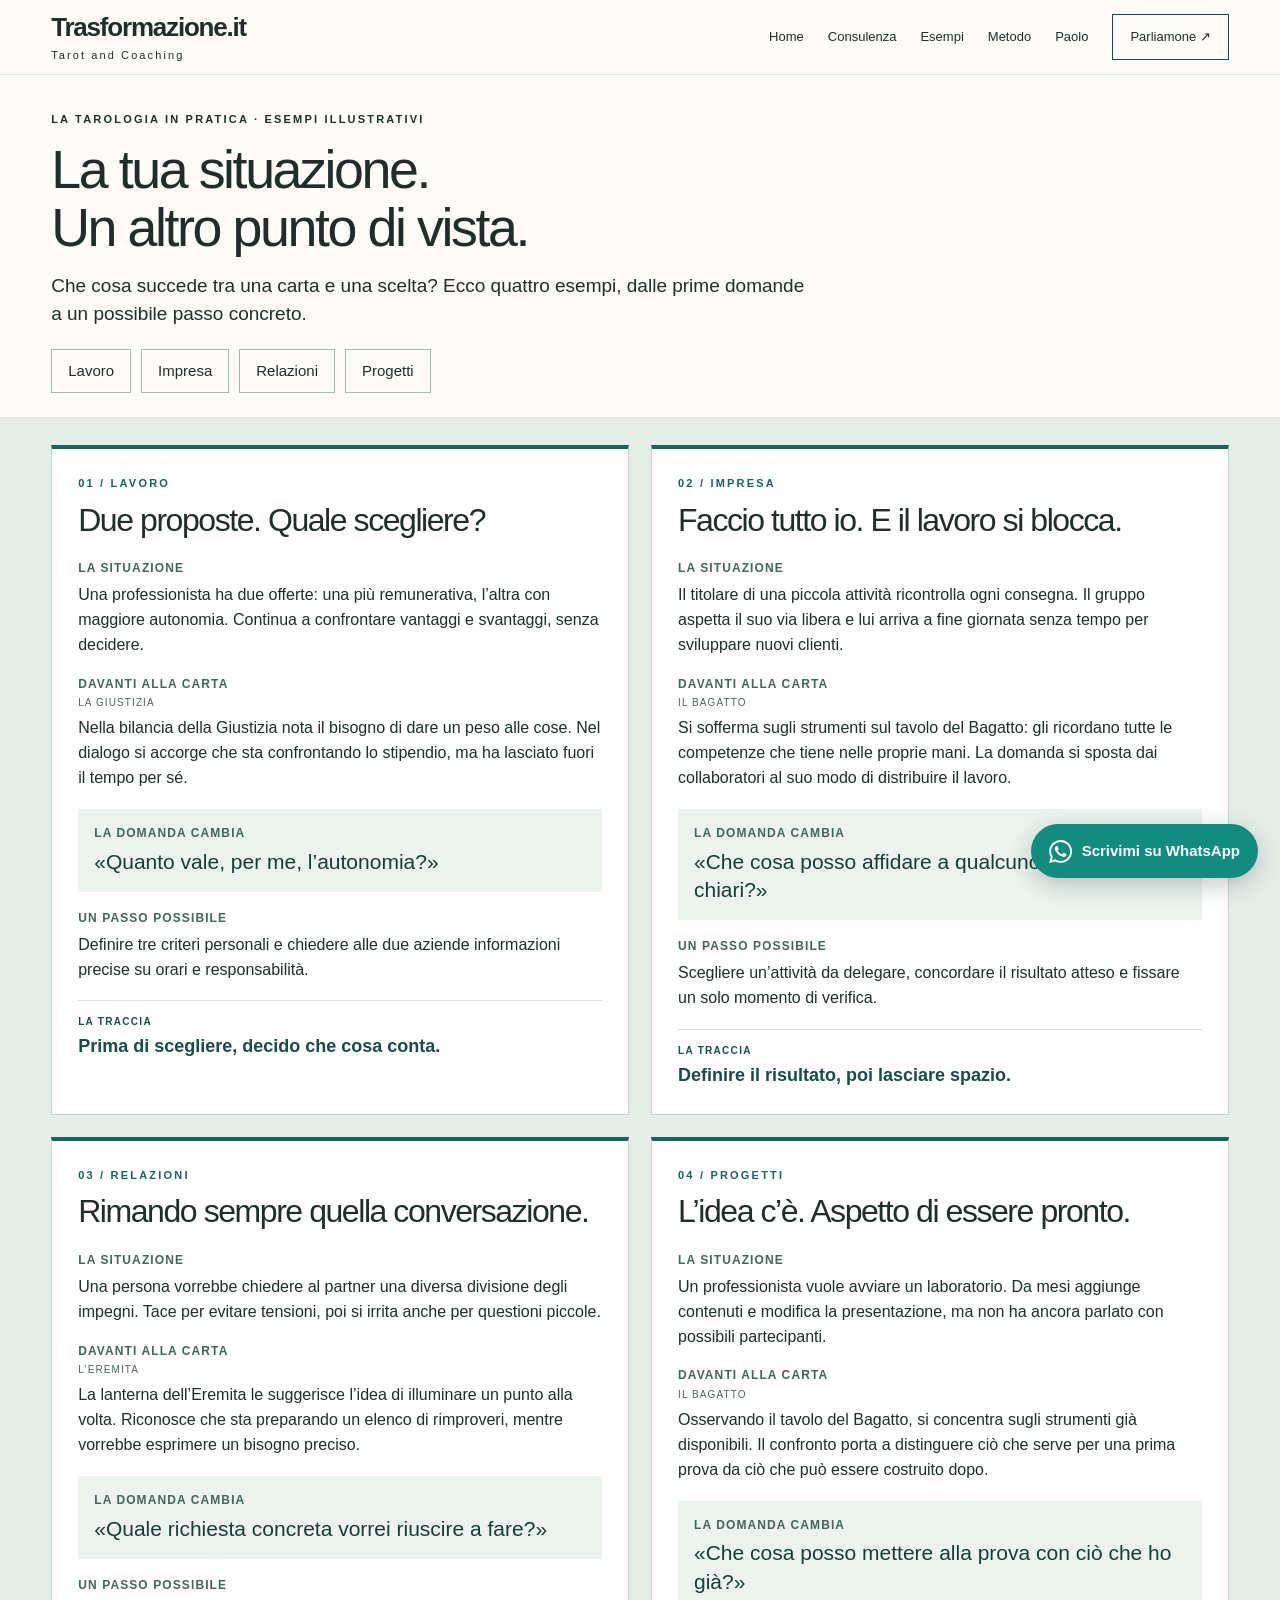
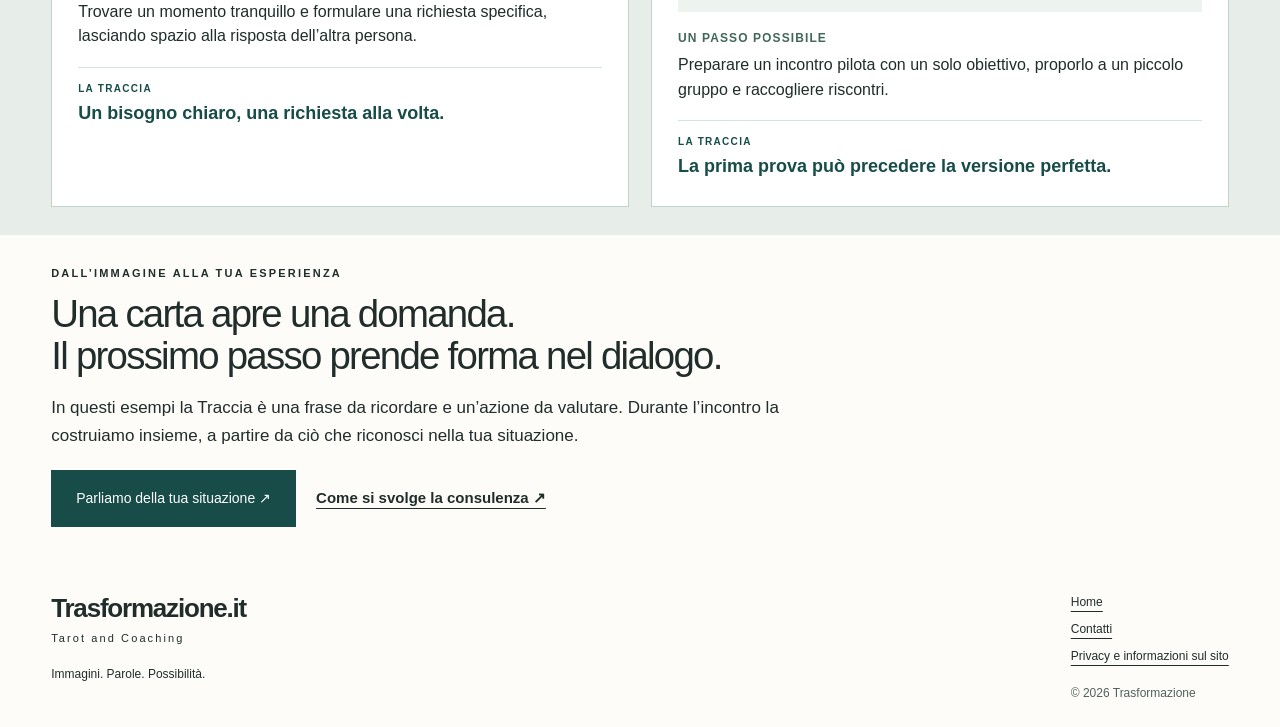
<file: esempi.html>
<!doctype html>
<html lang="it"><head><meta charset="utf-8"><meta name="viewport" content="width=device-width,initial-scale=1">
<title>Tarologia: esempi di scelte e progetti | Trasformazione.it</title>
<meta name="description" content="Quattro casi illustrativi mostrano come immagini, domande e dialogo possono aiutare a esplorare lavoro, relazioni e progetti e individuare un passo concreto.">
<meta name="theme-color" content="#174c49"><link rel="canonical" href="https://trasformazione.it/esempi.html">
<meta property="og:title" content="La Tarologia in pratica | Trasformazione.it"><meta property="og:description" content="Dalla situazione alla carta, dalla domanda a un passo concreto. Quattro esempi illustrativi."><meta property="og:url" content="https://trasformazione.it/esempi.html"><meta property="og:type" content="website"><meta property="og:locale" content="it_IT">
<link rel="icon" href="assets/favicon.svg" type="image/svg+xml"><style>*{box-sizing:border-box}html{scroll-behavior:smooth;scroll-padding-top:55px}body{margin:0;color:#202d2b;background:#fdfcf9;font-family:Arial,Helvetica,sans-serif;font-size:17px;line-height:1.65}a{color:inherit;text-underline-offset:5px}img{display:block;max-width:100%;height:auto}button{font:inherit}h1,h2,h3,p{margin-top:0}h1,h2,h3{line-height:1.08;letter-spacing:-.045em}h1{font-size:clamp(44px,4.6vw,76px);font-weight:500;margin-bottom:20px}h2{font-size:clamp(34px,3.6vw,55px);font-weight:500;margin-bottom:20px}h3{font-size:26px;font-weight:500;letter-spacing:-.025em}.wrap{width:min(1200px,88%);margin:auto}header{display:flex;align-items:center;justify-content:space-between;gap:20px;padding:17px 4%;position:sticky;top:0;background:#fdfcf9f5;z-index:20;border-bottom:1px solid #e4e8e2}.brand{text-decoration:none;font-size:26px;font-weight:600;letter-spacing:-1.2px;line-height:1.2;white-space:nowrap}.brand span{display:block;font-size:11px;letter-spacing:2.1px;font-weight:400;margin-top:6px}nav{display:flex;align-items:center;gap:24px;font-size:13px}nav a{text-decoration:none}nav a:hover{color:#47716c}.nav-cta{border:1px solid #174c49;padding:11px 17px}.hero{position:relative;min-height:510px;display:flex;align-items:center;overflow:hidden}.hero>img{position:absolute;width:100%;height:100%;object-fit:cover;object-position:65% center}.hero-copy{position:relative;z-index:1;padding:45px 0 55px;margin-left:6%;max-width:50%}.hero-copy>p:not(.eyebrow){font-size:19px;line-height:1.6}.eyebrow{font-size:11px;letter-spacing:2.2px;font-weight:700;margin-bottom:16px;line-height:1.5}.button{display:inline-flex;gap:30px;align-items:center;padding:17px 25px;background:#174c49;color:white;text-decoration:none;font-size:14px;transition:background .2s}.button:hover{background:#286661}.button span{font-size:20px}.hero-copy .text-link{display:block;width:fit-content;margin-top:23px;font-size:13px}.hero-sign{position:absolute;bottom:30px;right:6%;font-size:11px;letter-spacing:2px}.hero-sign span{display:block;font-size:10px;letter-spacing:.6px}.intro{padding:50px 0}.three{display:grid;grid-template-columns:repeat(3,1fr);gap:32px}.situations{margin-top:28px}.situations article{border-top:1px solid #a6bab1;padding-top:18px}.number{font-size:11px;letter-spacing:1.8px;display:block;margin-bottom:20px;color:#41665c}.situations p{font-size:16px;color:#52615c}.split{display:grid;grid-template-columns:1fr 1fr;align-items:center;gap:45px;padding:15px 0 55px}.split>img,.photo img{width:100%;height:400px;object-fit:cover}.caption{font-size:10px;letter-spacing:2px;display:block;padding-top:14px}.lead{font-size:21px;line-height:1.5}.section-copy>p:not(.eyebrow):not(.lead){font-size:16px}.text-link{font-size:15px;font-weight:600;display:inline-block;margin-top:15px}.method{background:#e8eee6;padding:50px 0}.section-heading{display:flex;align-items:end;justify-content:space-between;gap:30px;margin-bottom:26px}.section-heading>p{font-size:17px;color:#52615c}.method-layout{display:grid;grid-template-columns:1fr 1fr;gap:40px;align-items:center}.method-layout img{height:390px;width:100%;object-fit:cover}.steps{padding-left:30px;margin:0;counter-reset:steps;list-style:none}.steps li{counter-increment:steps;position:relative;border-bottom:1px solid #bdcbc0;padding:8px 0 20px 20px;margin-bottom:20px}.steps li:before{content:'0' counter(steps);position:absolute;left:-30px;top:9px;font-size:12px;color:#41665c}.steps h3{font-size:23px;margin-bottom:14px}.steps p{font-size:16px;margin:0}.method-note{font-size:13px;margin:30px 0 0;color:#4c645a}.profile{padding-top:55px}.disclosure{border-left:2px solid #8aab9d;padding-left:20px;color:#52615c}.quote-band{background:#174c49;color:#fff;padding:25px 0;margin-bottom:55px}.quote-band p{font-size:clamp(28px,3.4vw,48px);line-height:1.2;letter-spacing:-1.5px;margin-bottom:25px}.quote-band span{font-size:10px;letter-spacing:2px}.books{padding-bottom:55px}.book-list article{display:grid;grid-template-columns:55px 1fr 160px;gap:25px;border-top:1px solid #ced6cc;padding:25px 0}.book-index{font-size:26px;font-weight:400;color:#6c8475}.book-list h3{font-size:30px;margin:0 0 15px}.book-list p{font-size:15px;margin-bottom:10px;max-width:640px}.book-list .eyebrow{font-size:10px;margin-bottom:16px}.book-list .subtitle{font-size:17px;color:#406257}.book-list article>a{align-self:center;font-size:13px}.small{font-size:12px;color:#52615c}.faq{max-width:850px;padding-bottom:55px}.faq details{border-bottom:1px solid #ccd6ce;padding:17px 0}.faq summary{cursor:pointer;font-size:19px;list-style:none;padding-right:40px;position:relative}.faq summary:after{content:'+';position:absolute;right:5px}.faq details[open] summary:after{content:'−'}.faq details p{margin:20px 35px 0 0;font-size:16px}.contact{background:#174c49;color:#fff;padding:45px 0}.contact-grid{display:grid;grid-template-columns:1fr 1fr;gap:40px;align-items:center}.contact h2{font-size:clamp(50px,6vw,82px)}.contact img{height:370px;width:100%;object-fit:cover}.light{background:#ecede0;color:#173f3b}.light:hover{background:#fff}.contact .small{color:#c9d9cf;margin-top:10px}footer{display:flex;justify-content:space-between;padding:28px 0 32px;gap:30px}footer p{font-size:12px;margin:20px 0 0}.footer-links{display:flex;flex-direction:column;gap:7px;font-size:12px}.footer-links span{margin-top:10px;color:#52615c}.skip{position:fixed;top:-100px;left:20px;z-index:100;background:white;padding:15px}.skip:focus{top:10px}:focus-visible{outline:3px solid #b67b26;outline-offset:5px}.menu-toggle{background:none;border:1px solid #a6bab1;padding:6px 12px;color:#174c49}.legal{max-width:800px;padding:70px 0}.legal h1{font-size:48px}.legal h2{font-size:25px;margin-top:25px}.legal p{font-size:17px}@media(min-width:901px){.menu-toggle{display:none}}@media(max-width:1100px){nav{gap:13px;font-size:12px}.split,.method-layout{gap:40px}.hero{min-height:510px}}@media(max-width:900px){header{flex-wrap:wrap;padding:18px 6%}.brand{font-size:24px}nav{width:100%;flex-wrap:wrap;gap:12px 20px;padding-top:15px}html.js nav{display:none}html.js nav.is-open{display:flex}.hero{min-height:520px}.hero>img{object-position:62% center;opacity:.45}.hero-copy{max-width:75%;padding:40px 0 55px}.hero-sign{font-size:10px}.three{gap:25px}.split{gap:30px}.split>img,.photo img{height:380px}.section-heading{align-items:start}.method-layout{gap:30px}.steps{padding-left:20px}.contact-grid{gap:35px}.book-list article{grid-template-columns:35px 1fr}.book-list article>a{grid-column:2}.hero-copy>p:not(.eyebrow){color:#183b36}}@media(max-width:640px){body{font-size:16px}.wrap{width:88%}.hero{display:block;min-height:0;background:#f0f0e8}.hero>img{position:relative;height:280px;object-position:85% top;opacity:1;object-fit:cover}.hero-copy{margin:0;padding:28px 6% 32px;max-width:100%}.hero-copy h1{font-size:44px}.hero-sign{top:242px;bottom:auto;right:6%;font-size:9px}.hero-copy .eyebrow{font-size:9px}.three,.split,.method-layout,.contact-grid{grid-template-columns:1fr}.intro{padding:38px 0}.three{gap:35px}.situations{margin-top:25px}.situations h3{font-size:26px}.number{margin-bottom:18px}.split{padding-bottom:38px;gap:30px}.split>img,.photo img{height:300px}.method{padding:38px 0}.section-heading{display:block;margin-bottom:30px}.section-heading>p{margin-bottom:0}.method-layout img{height:280px}.steps{margin-top:15px}.profile{padding-top:38px}.profile img{grid-row:1}.quote-band{padding:22px 0;margin-bottom:38px}.quote-band p{letter-spacing:-1px}.book-list article{gap:15px;padding:22px 0}.book-list h3{font-size:25px}.books,.faq{padding-bottom:38px}.faq summary{font-size:18px}.contact{padding:38px 0}.contact img{height:280px}.contact-grid{gap:40px}footer{flex-direction:column}.legal h1{font-size:36px}}@media(prefers-reduced-motion:reduce){html{scroll-behavior:auto}*{transition:none!important}}
/* Layout compatto — aggiornamento 20 ottobre 2026 */
p{margin-bottom:16px}.section-copy>p:last-of-type{margin-bottom:12px}.situations p{margin-bottom:0}.section-heading h2{margin-bottom:0}.steps li:last-child{margin-bottom:0}.quote-band p{margin-bottom:18px}.hero-copy .text-link{margin-top:16px}.profile>img{object-position:center 35%}@media(max-width:640px){.three{gap:26px}.split{gap:24px}.contact-grid{gap:25px}.hero-copy h1{font-size:40px}.quote-band{padding:28px 0}.method-layout{gap:24px}}

/* TRASFORMAZIONE — COMPATTO V2 */
.wrap{width:min(1320px,92%)}
header{padding:12px 4%}
h1{font-size:clamp(40px,4.1vw,60px);margin-bottom:16px}
h2{font-size:clamp(30px,3vw,43px);margin-bottom:18px}
h3{margin-bottom:14px}
p{margin-bottom:12px}
.eyebrow{margin-bottom:12px}
.hero{min-height:440px}
.hero-copy{padding:30px 0 45px}
.hero-copy>p:not(.eyebrow){font-size:18px;line-height:1.45}
.hero-copy .text-link{margin-top:12px}
.hero-sign{bottom:18px}
.intro{padding:28px 0}
.situations{margin-top:22px}
.situations article{padding-top:14px}
.situations h3{font-size:24px}
.number{margin-bottom:14px}
.three{gap:28px}
.split{align-items:start;gap:30px;padding:22px 0}
.split>img,.photo img{height:auto;aspect-ratio:3/2;object-fit:cover}
.caption{padding-top:7px}
.lead{font-size:19px;line-height:1.45}
.section-copy>p:not(.eyebrow):not(.lead){line-height:1.5}
.text-link{margin-top:8px}
.method{padding:30px 0;margin:12px 0}
.section-heading{margin-bottom:22px;gap:24px}
.method-layout{gap:32px;align-items:start}
.method-layout img{height:auto;aspect-ratio:3/2;object-fit:cover}
.steps li{padding:0 0 13px 15px;margin-bottom:13px}
.steps li:before{top:0}
.steps h3{font-size:22px;margin-bottom:9px}
.steps p{line-height:1.5}
.method-note{margin-top:18px}
.profile{padding-top:24px}
.quote-band{padding:24px 0;margin:8px 0 24px}
.quote-band p{font-size:clamp(26px,2.8vw,39px);margin-bottom:10px}
.books{padding:12px 0 28px}
.book-list article{padding:20px 0;gap:20px}
.book-list h3{font-size:26px;margin-bottom:10px}
.book-list .eyebrow{margin-bottom:10px}
.book-list p{line-height:1.45;margin-bottom:8px}
.faq{padding:12px 0 28px}
.faq details{padding:14px 0}
.faq details p{margin-top:12px}
.contact{padding:30px 0}
.contact-grid{gap:30px;align-items:start}
.contact h2{font-size:clamp(40px,4.4vw,62px)}
.contact img{height:auto;aspect-ratio:3/2}
.email{margin-top:16px}
footer{padding:24px 0}
@media(min-width:1101px){
 .intro{display:grid;grid-template-columns:1fr 3fr;gap:0 30px;align-items:start}
 .intro>.eyebrow{grid-column:1;grid-row:1}
 .intro>h2{grid-column:1;grid-row:2;font-size:31px;margin-bottom:0}
 .intro>.situations{grid-column:2;grid-row:1 / span 2;margin-top:0}
}
@media(max-width:900px){
 .hero{min-height:440px}
 .hero-copy{padding:28px 0 45px}
 .split,.method-layout{gap:24px}
}
@media(max-width:640px){
 .wrap{width:91%}
 .hero{min-height:0}
 .hero>img{height:230px}
 .hero-copy{padding:22px 4.5% 25px}
 .hero-copy h1{font-size:38px}
 .hero-sign{top:196px;bottom:auto}
 .hero-copy>p:not(.eyebrow){font-size:17px}
 .intro{display:block;padding:26px 0}
 .intro>h2{margin-bottom:18px}
 .situations{margin-top:0}
 .three{gap:20px}
 .split{padding:18px 0;gap:18px}
 .split>img,.photo img{height:auto;aspect-ratio:3/2}
 .method{padding:25px 0;margin:8px 0}
 .section-heading{margin-bottom:18px}
 .section-heading>p{margin-top:14px}
 .method-layout{gap:18px}
 .method-layout img{height:auto;aspect-ratio:3/2}
 .steps{margin-top:0}
 .profile{padding-top:18px}
 .quote-band{padding:20px 0;margin-bottom:18px}
 .books,.faq{padding-bottom:24px}
 .book-list article{padding:17px 0;gap:12px}
 .book-list h3{font-size:24px}
 .contact{padding:25px 0}
 .contact-grid{gap:22px}
 .contact img{height:auto;aspect-ratio:3/2}
}

.training-offers{padding-bottom:55px}.training-offers>h2{font-size:clamp(30px,3vw,44px);margin-bottom:26px}.training-offers>.text-link{margin-top:26px}#contatti{padding:24px 0}#contatti .contact-grid{grid-template-columns:.8fr 1.2fr;gap:28px}@media(max-width:640px){.training-offers{padding-bottom:38px}.training-offers>h2{font-size:32px}#contatti{padding:25px 0}#contatti .contact-grid{grid-template-columns:1fr;gap:22px}}
</style>
<style>
html{scroll-padding-top:90px}header{background:#fdfcf9}
.practice-intro{padding:36px 0 24px;max-width:1320px}.practice-intro h1{max-width:950px;font-size:clamp(36px,4.2vw,60px);margin:10px 0 16px}.practice-intro>.lead{max-width:760px}
.context-note{font-size:14px;line-height:1.5;color:#52615c;border-left:3px solid #91afa2;padding-left:14px;max-width:820px}
html.js .case-jumps,.case-jumps{display:flex;gap:10px;flex-wrap:wrap;margin:22px 0 0}.case-jumps a{border:1px solid #a6bab1;padding:8px 16px;text-decoration:none;font-size:15px;min-height:44px;display:inline-flex;align-items:center}.case-jumps a:hover{background:#e7eeea}
.practice-band{background:#e7eeea;padding:28px 0}.practice-grid{display:grid;grid-template-columns:repeat(2,minmax(0,1fr));gap:22px}
.practice-card{background:#fff;border:1px solid #c1d4cc;border-top:4px solid #17645b;padding:26px;min-width:0;scroll-margin-top:12px}
.practice-card>.eyebrow{color:#17645b;margin-bottom:10px}.practice-card h2{font-size:clamp(26px,2.5vw,35px);line-height:1.15;margin-bottom:22px;max-width:520px}
.case-part h3,.new-question h3{font-size:12px;letter-spacing:1.1px;line-height:1.4;text-transform:uppercase;font-weight:700;margin:0 0 6px;color:#41665c}
.case-part h3 span{display:block;color:#52615c;font-size:10px;margin-top:4px;font-weight:400}
.case-part p{font-size:16px;line-height:1.55;margin:0 0 18px}.new-question{background:#edf3ef;padding:16px;margin:0 0 18px}.new-question p{font-size:21px;line-height:1.35;margin:0;color:#173d39}
.trace{border-top:1px solid #d6e3dc;padding-top:14px;font-size:18px;line-height:1.4;margin:2px 0 0;font-weight:600;color:#174c49}.trace span{display:block;font-size:10px;letter-spacing:1.3px;margin-bottom:5px}
.practice-close{padding:30px 0}.practice-close h2{max-width:750px}.practice-close>p{max-width:800px}.practice-close .button{margin:8px 0 12px}.practice-close .text-link{margin-left:20px}
@media(max-width:640px){header{padding:10px 4.5%;gap:10px}.brand{font-size:22px}.brand span{font-size:10px;letter-spacing:1.6px}.menu-toggle{font-size:14px;min-height:44px}.practice-intro{padding:24px 0 20px}.practice-intro h1{font-size:36px}.practice-intro>.lead{font-size:18px}.practice-grid{grid-template-columns:1fr;gap:16px}.practice-band{padding:20px 0}.practice-card{padding:20px}.practice-card h2{font-size:28px;margin-bottom:18px}.case-jumps{gap:8px;margin-top:16px}.case-jumps a{padding:8px 12px}.practice-close .text-link{display:block;margin-left:0;padding:8px 0}.practice-close h2{font-size:30px}}
</style><link rel="stylesheet" href="/assets/whatsapp-float.css">
</head><body><a class="skip" href="#contenuto">Vai al contenuto</a>
<header><a class="brand" href="./">Trasformazione.it<span>Tarot and Coaching</span></a><button class="menu-toggle" aria-controls="navigazione" aria-expanded="false" hidden>Menu <span aria-hidden="true">☰</span></button><nav id="navigazione" aria-label="Principale"><a href="index.html">Home</a><a href="consulenza.html">Consulenza</a><a href="esempi.html" aria-current="page">Esempi</a><a href="index.html#metodo">Metodo</a><a href="index.html#paolo">Paolo</a><a class="nav-cta" href="index.html#contatti">Parliamone ↗</a></nav></header>
<main id="contenuto"><section class="practice-intro wrap"><p class="eyebrow">LA TAROLOGIA IN PRATICA · ESEMPI ILLUSTRATIVI</p><h1>La tua situazione.<br>Un altro punto di vista.</h1><p class="lead">Che cosa succede tra una carta e una scelta? Ecco quattro esempi, dalle prime domande a un possibile passo concreto.</p><nav class="case-jumps" aria-label="Vai a un esempio"><a href="#lavoro">Lavoro</a><a href="#impresa">Impresa</a><a href="#relazioni">Relazioni</a><a href="#progetto">Progetti</a></nav></section>
<section class="practice-band" aria-label="Quattro casi illustrativi"><div class="practice-grid wrap"><article class="practice-card" id="lavoro" aria-labelledby="lavoro-titolo"><p class="eyebrow">01 / LAVORO</p><h2 id="lavoro-titolo">Due proposte. Quale scegliere?</h2><div class="case-part"><h3>La situazione</h3><p>Una professionista ha due offerte: una più remunerativa, l’altra con maggiore autonomia. Continua a confrontare vantaggi e svantaggi, senza decidere.</p></div><div class="case-part observation"><h3>Davanti alla carta <span>LA GIUSTIZIA</span></h3><p>Nella bilancia della Giustizia nota il bisogno di dare un peso alle cose. Nel dialogo si accorge che sta confrontando lo stipendio, ma ha lasciato fuori il tempo per sé.</p></div><div class="new-question"><h3>La domanda cambia</h3><p>«Quanto vale, per me, l’autonomia?»</p></div><div class="case-part"><h3>Un passo possibile</h3><p>Definire tre criteri personali e chiedere alle due aziende informazioni precise su orari e responsabilità.</p></div><p class="trace"><span>LA TRACCIA</span>Prima di scegliere, decido che cosa conta.</p></article>
<article class="practice-card" id="impresa" aria-labelledby="impresa-titolo"><p class="eyebrow">02 / IMPRESA</p><h2 id="impresa-titolo">Faccio tutto io. E il lavoro si blocca.</h2><div class="case-part"><h3>La situazione</h3><p>Il titolare di una piccola attività ricontrolla ogni consegna. Il gruppo aspetta il suo via libera e lui arriva a fine giornata senza tempo per sviluppare nuovi clienti.</p></div><div class="case-part observation"><h3>Davanti alla carta <span>IL BAGATTO</span></h3><p>Si sofferma sugli strumenti sul tavolo del Bagatto: gli ricordano tutte le competenze che tiene nelle proprie mani. La domanda si sposta dai collaboratori al suo modo di distribuire il lavoro.</p></div><div class="new-question"><h3>La domanda cambia</h3><p>«Che cosa posso affidare a qualcuno, con criteri chiari?»</p></div><div class="case-part"><h3>Un passo possibile</h3><p>Scegliere un’attività da delegare, concordare il risultato atteso e fissare un solo momento di verifica.</p></div><p class="trace"><span>LA TRACCIA</span>Definire il risultato, poi lasciare spazio.</p></article>
<article class="practice-card" id="relazioni" aria-labelledby="relazioni-titolo"><p class="eyebrow">03 / RELAZIONI</p><h2 id="relazioni-titolo">Rimando sempre quella conversazione.</h2><div class="case-part"><h3>La situazione</h3><p>Una persona vorrebbe chiedere al partner una diversa divisione degli impegni. Tace per evitare tensioni, poi si irrita anche per questioni piccole.</p></div><div class="case-part observation"><h3>Davanti alla carta <span>L’EREMITA</span></h3><p>La lanterna dell’Eremita le suggerisce l’idea di illuminare un punto alla volta. Riconosce che sta preparando un elenco di rimproveri, mentre vorrebbe esprimere un bisogno preciso.</p></div><div class="new-question"><h3>La domanda cambia</h3><p>«Quale richiesta concreta vorrei riuscire a fare?»</p></div><div class="case-part"><h3>Un passo possibile</h3><p>Trovare un momento tranquillo e formulare una richiesta specifica, lasciando spazio alla risposta dell’altra persona.</p></div><p class="trace"><span>LA TRACCIA</span>Un bisogno chiaro, una richiesta alla volta.</p></article>
<article class="practice-card" id="progetto" aria-labelledby="progetto-titolo"><p class="eyebrow">04 / PROGETTI</p><h2 id="progetto-titolo">L’idea c’è. Aspetto di essere pronto.</h2><div class="case-part"><h3>La situazione</h3><p>Un professionista vuole avviare un laboratorio. Da mesi aggiunge contenuti e modifica la presentazione, ma non ha ancora parlato con possibili partecipanti.</p></div><div class="case-part observation"><h3>Davanti alla carta <span>IL BAGATTO</span></h3><p>Osservando il tavolo del Bagatto, si concentra sugli strumenti già disponibili. Il confronto porta a distinguere ciò che serve per una prima prova da ciò che può essere costruito dopo.</p></div><div class="new-question"><h3>La domanda cambia</h3><p>«Che cosa posso mettere alla prova con ciò che ho già?»</p></div><div class="case-part"><h3>Un passo possibile</h3><p>Preparare un incontro pilota con un solo obiettivo, proporlo a un piccolo gruppo e raccogliere riscontri.</p></div><p class="trace"><span>LA TRACCIA</span>La prima prova può precedere la versione perfetta.</p></article></div></section>
<section class="practice-close wrap"><p class="eyebrow">DALL’IMMAGINE ALLA TUA ESPERIENZA</p><h2>Una carta apre una domanda.<br>Il prossimo passo prende forma nel dialogo.</h2><p>In questi esempi la Traccia è una frase da ricordare e un’azione da valutare. Durante l’incontro la costruiamo insieme, a partire da ciò che riconosci nella tua situazione.</p><a class="button" href="index.html#contatti">Parliamo della tua situazione ↗</a><a class="text-link" href="consulenza.html#come-si-svolge">Come si svolge la consulenza ↗</a></section></main>
<footer class="wrap"><div><a class="brand" href="./">Trasformazione.it<span>Tarot and Coaching</span></a><p>Immagini. Parole. Possibilità.</p></div><div class="footer-links"><a href="index.html">Home</a><a href="index.html#contatti">Contatti</a><a href="privacy.html">Privacy e informazioni sul sito</a><span>© <span data-year>2026</span> Trasformazione</span></div></footer><script>document.documentElement.classList.add('js');
const toggle=document.querySelector('.menu-toggle');
const nav=document.querySelector('#navigazione');
if(toggle&&nav){toggle.hidden=false;const close=()=>{toggle.setAttribute('aria-expanded','false');nav.classList.remove('is-open');};toggle.addEventListener('click',()=>{const open=toggle.getAttribute('aria-expanded')==='true';toggle.setAttribute('aria-expanded',String(!open));nav.classList.toggle('is-open',!open);});nav.addEventListener('click',event=>{if(event.target.closest('a'))close();});document.addEventListener('keydown',event=>{if(event.key==='Escape'&&nav.classList.contains('is-open')){close();toggle.focus();}});}
document.querySelectorAll('[data-year]').forEach(el=>el.textContent=new Date().getFullYear());
</script><script src="/assets/whatsapp-float.js"></script>
</body></html>
</file>
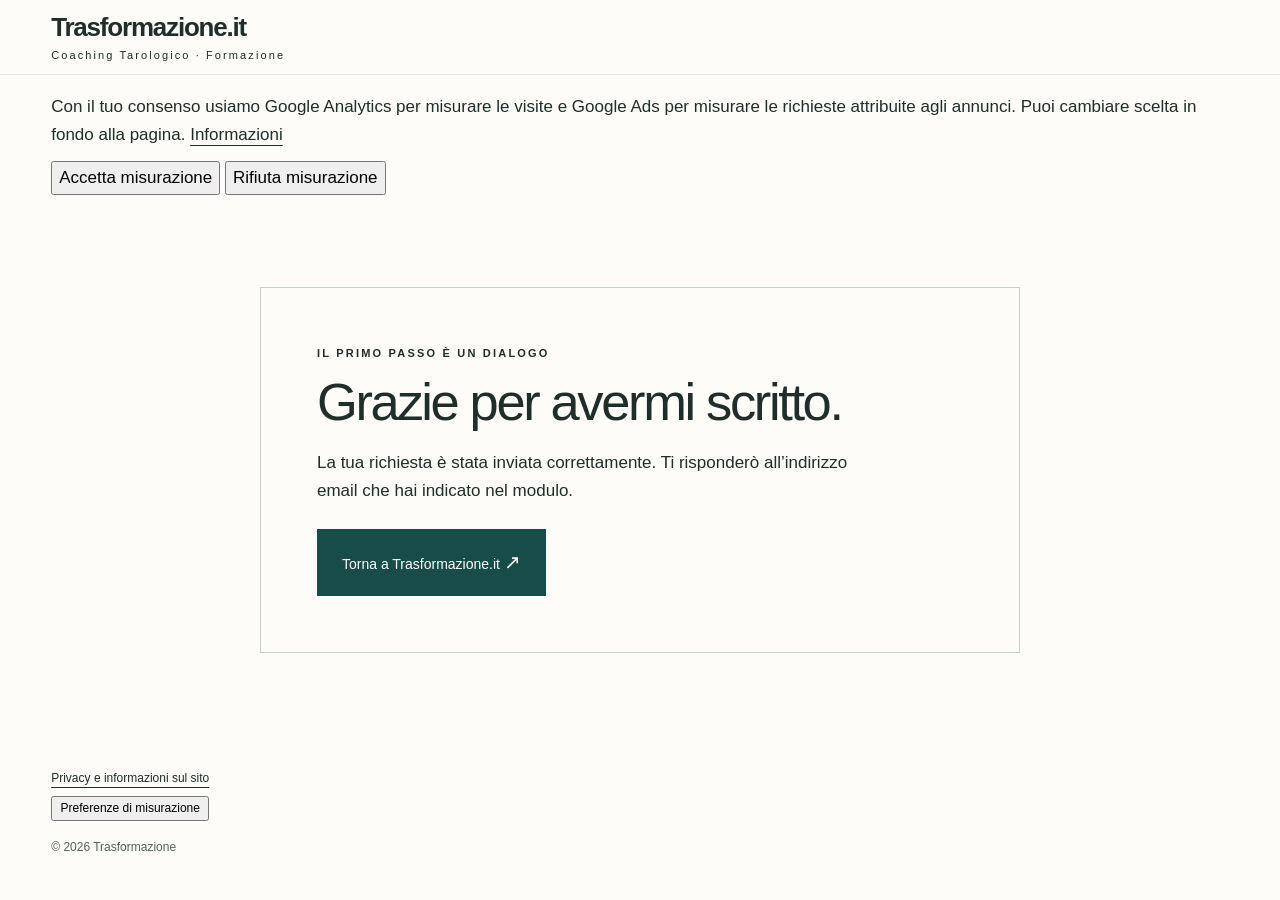
<file: grazie-consulenza.html>
<!doctype html>
<html lang="it">
<head>
  <meta charset="utf-8">
  <meta name="viewport" content="width=device-width,initial-scale=1">
  <meta name="robots" content="noindex,follow">
  <title>Richiesta inviata — Trasformazione.it</title>
  <link rel="stylesheet" href="style.css?v=2">
  <link rel="icon" href="assets/favicon.svg">
  <style>
    body{min-height:100vh;display:flex;flex-direction:column}
    main{width:min(100% - 32px,760px);margin:auto;padding:56px 0}
    .thanks-card{padding:clamp(24px,6vw,56px);background:#fdfcf9;border:1px solid #c1d4cc}
    .thanks-card h1{margin:10px 0 18px}
    .thanks-card p{max-width:58ch;line-height:1.65}
    .thanks-card .button{display:inline-block;margin-top:12px}
    footer{margin-top:auto}
  </style>
  <script src="assets/consulenza-measurement.js?v=5" defer></script>
</head>
<body data-consultation-confirmation="true">
  <header><a class="brand" href="./" aria-label="Trasformazione.it, home">Trasformazione.it<span>Coaching Tarologico · Formazione</span></a></header>
  <aside class="wrap measurement-preferences" id="measurement-preferences" aria-label="Preferenze di misurazione" hidden>
    <p>Con il tuo consenso usiamo Google Analytics per misurare le visite e Google Ads per misurare le richieste attribuite agli annunci. Puoi cambiare scelta in fondo alla pagina. <a href="privacy.html#misurazione">Informazioni</a></p>
    <button type="button" data-measurement-choice="granted">Accetta misurazione</button>
    <button type="button" data-measurement-choice="denied">Rifiuta misurazione</button>
  </aside>
  <main>
    <section class="thanks-card" aria-labelledby="thanks-title">
      <p class="eyebrow">IL PRIMO PASSO È UN DIALOGO</p>
      <h1 id="thanks-title">Grazie per avermi scritto.</h1>
      <p>La tua richiesta è stata inviata correttamente. Ti risponderò all’indirizzo email che hai indicato nel modulo.</p>
      <a class="button" href="./">Torna a Trasformazione.it <span aria-hidden="true">↗</span></a>
    </section>
  </main>
  <footer class="wrap"><div class="footer-links"><a href="privacy.html">Privacy e informazioni sul sito</a><button type="button" class="measurement-settings" id="measurement-settings" hidden>Preferenze di misurazione</button><span>© 2026 Trasformazione</span></div></footer>
</body>
</html>
</file>
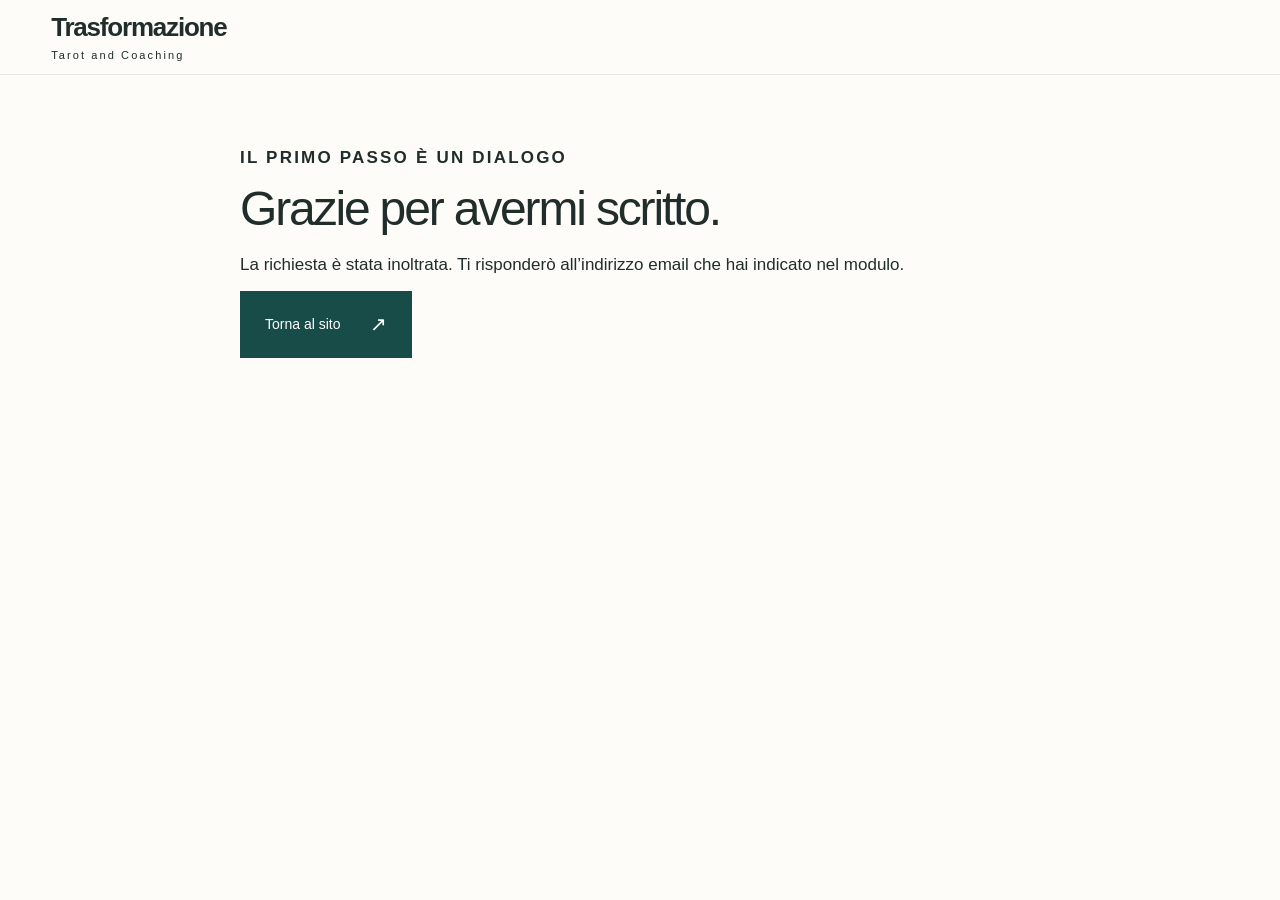
<file: grazie.html>
<!doctype html><html lang="it"><head><meta charset="utf-8"><meta name="viewport" content="width=device-width,initial-scale=1"><meta name="robots" content="noindex"><title>Grazie per il messaggio — Trasformazione</title><link rel="stylesheet" href="style.css?v=2"><link rel="icon" href="assets/favicon.svg"><style>.method-layout img,.profile>img,#formazione>img,.psychomagic>img,.contact-intro img{height:auto;aspect-ratio:3/2;object-fit:contain}</style></head><body><header><a class="brand" href="./">Trasformazione<span>Tarot and Coaching</span></a></header><main class="wrap legal"><p class="eyebrow">IL PRIMO PASSO È UN DIALOGO</p><h1>Grazie per avermi scritto.</h1><p>La richiesta è stata inoltrata. Ti risponderò all’indirizzo email che hai indicato nel modulo.</p><a class="button" href="./">Torna al sito <span aria-hidden="true">↗</span></a></main></body></html>
</file>
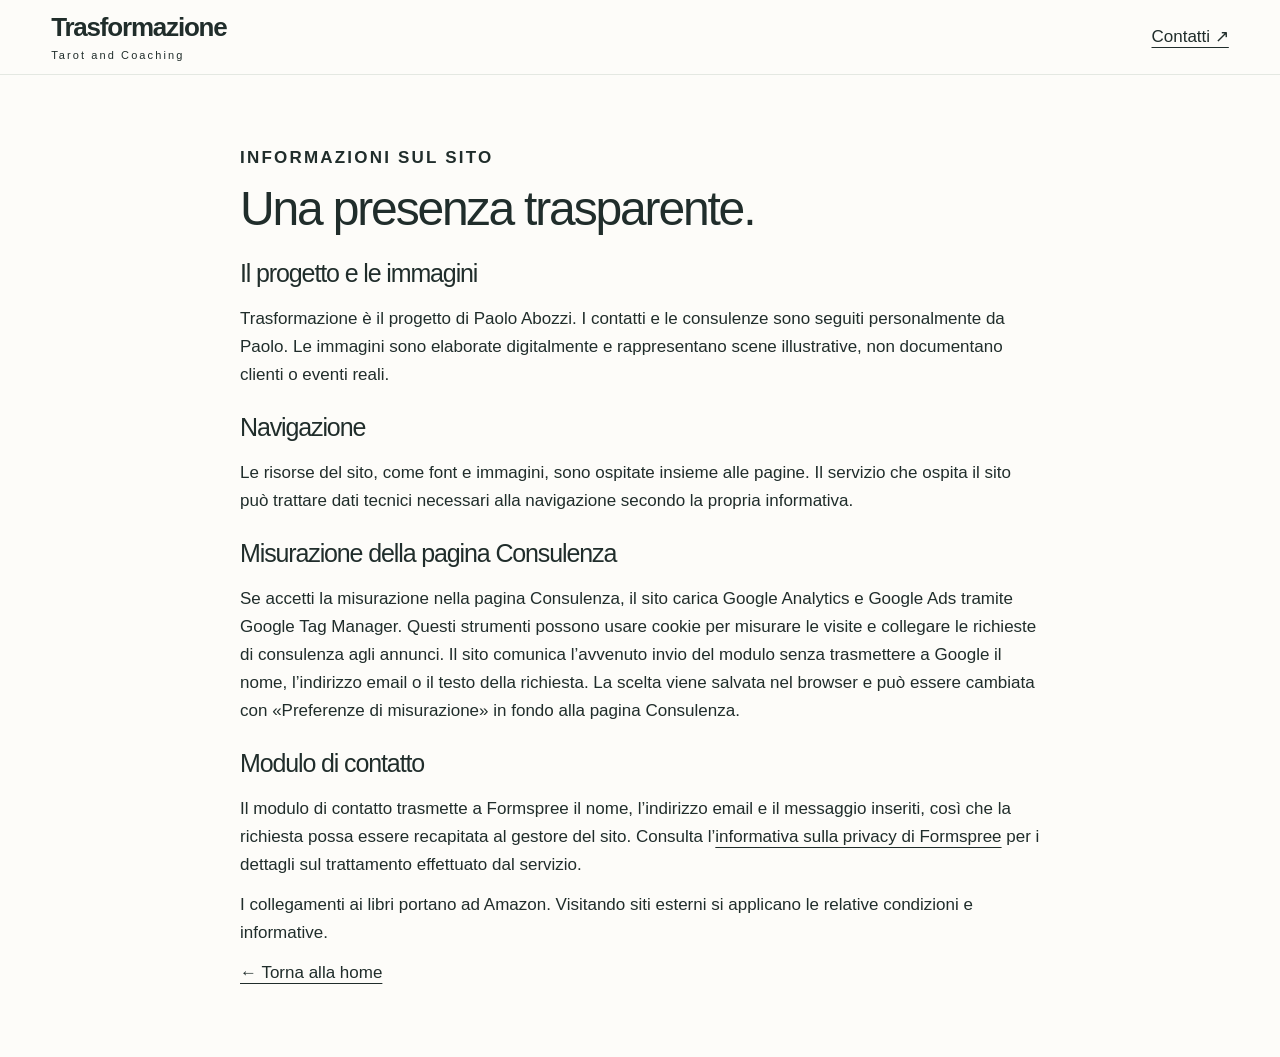
<file: privacy.html>
<!doctype html><html lang="it"><head><meta charset="utf-8"><meta name="viewport" content="width=device-width,initial-scale=1"><title>Privacy e informazioni — Trasformazione</title><meta name="robots" content="noindex"><link rel="stylesheet" href="assets/style.css"><link rel="icon" href="assets/favicon.svg"><style>.method-layout img,.profile>img,#formazione>img,.psychomagic>img,.contact-intro img{height:auto;aspect-ratio:3/2;object-fit:contain}</style></head><body><header><a class="brand" href="./">Trasformazione<span>Tarot and Coaching</span></a><a href="index.html#contatti">Contatti ↗</a></header><main class="wrap legal"><p class="eyebrow">INFORMAZIONI SUL SITO</p><h1>Una presenza trasparente.</h1><h2>Il progetto e le immagini</h2><p>Trasformazione è il progetto di Paolo Abozzi. I contatti e le consulenze sono seguiti personalmente da Paolo. Le immagini sono elaborate digitalmente e rappresentano scene illustrative, non documentano clienti o eventi reali.</p><h2>Navigazione</h2><p>Le risorse del sito, come font e immagini, sono ospitate insieme alle pagine. Il servizio che ospita il sito può trattare dati tecnici necessari alla navigazione secondo la propria informativa.</p><h2 id="misurazione">Misurazione della pagina Consulenza</h2><p>Se accetti la misurazione nella pagina Consulenza, il sito carica Google Analytics e Google Ads tramite Google Tag Manager. Questi strumenti possono usare cookie per misurare le visite e collegare le richieste di consulenza agli annunci. Il sito comunica l’avvenuto invio del modulo senza trasmettere a Google il nome, l’indirizzo email o il testo della richiesta. La scelta viene salvata nel browser e può essere cambiata con «Preferenze di misurazione» in fondo alla pagina Consulenza.</p><h2 id="modulo">Modulo di contatto</h2><p>Il modulo di contatto trasmette a Formspree il nome, l’indirizzo email e il messaggio inseriti, così che la richiesta possa essere recapitata al gestore del sito. Consulta l’<a href="https://formspree.io/legal/privacy-policy/" target="_blank" rel="noopener noreferrer">informativa sulla privacy di Formspree</a> per i dettagli sul trattamento effettuato dal servizio.</p><p>I collegamenti ai libri portano ad Amazon. Visitando siti esterni si applicano le relative condizioni e informative.</p><a href="index.html">← Torna alla home</a></main></body></html>
</file>
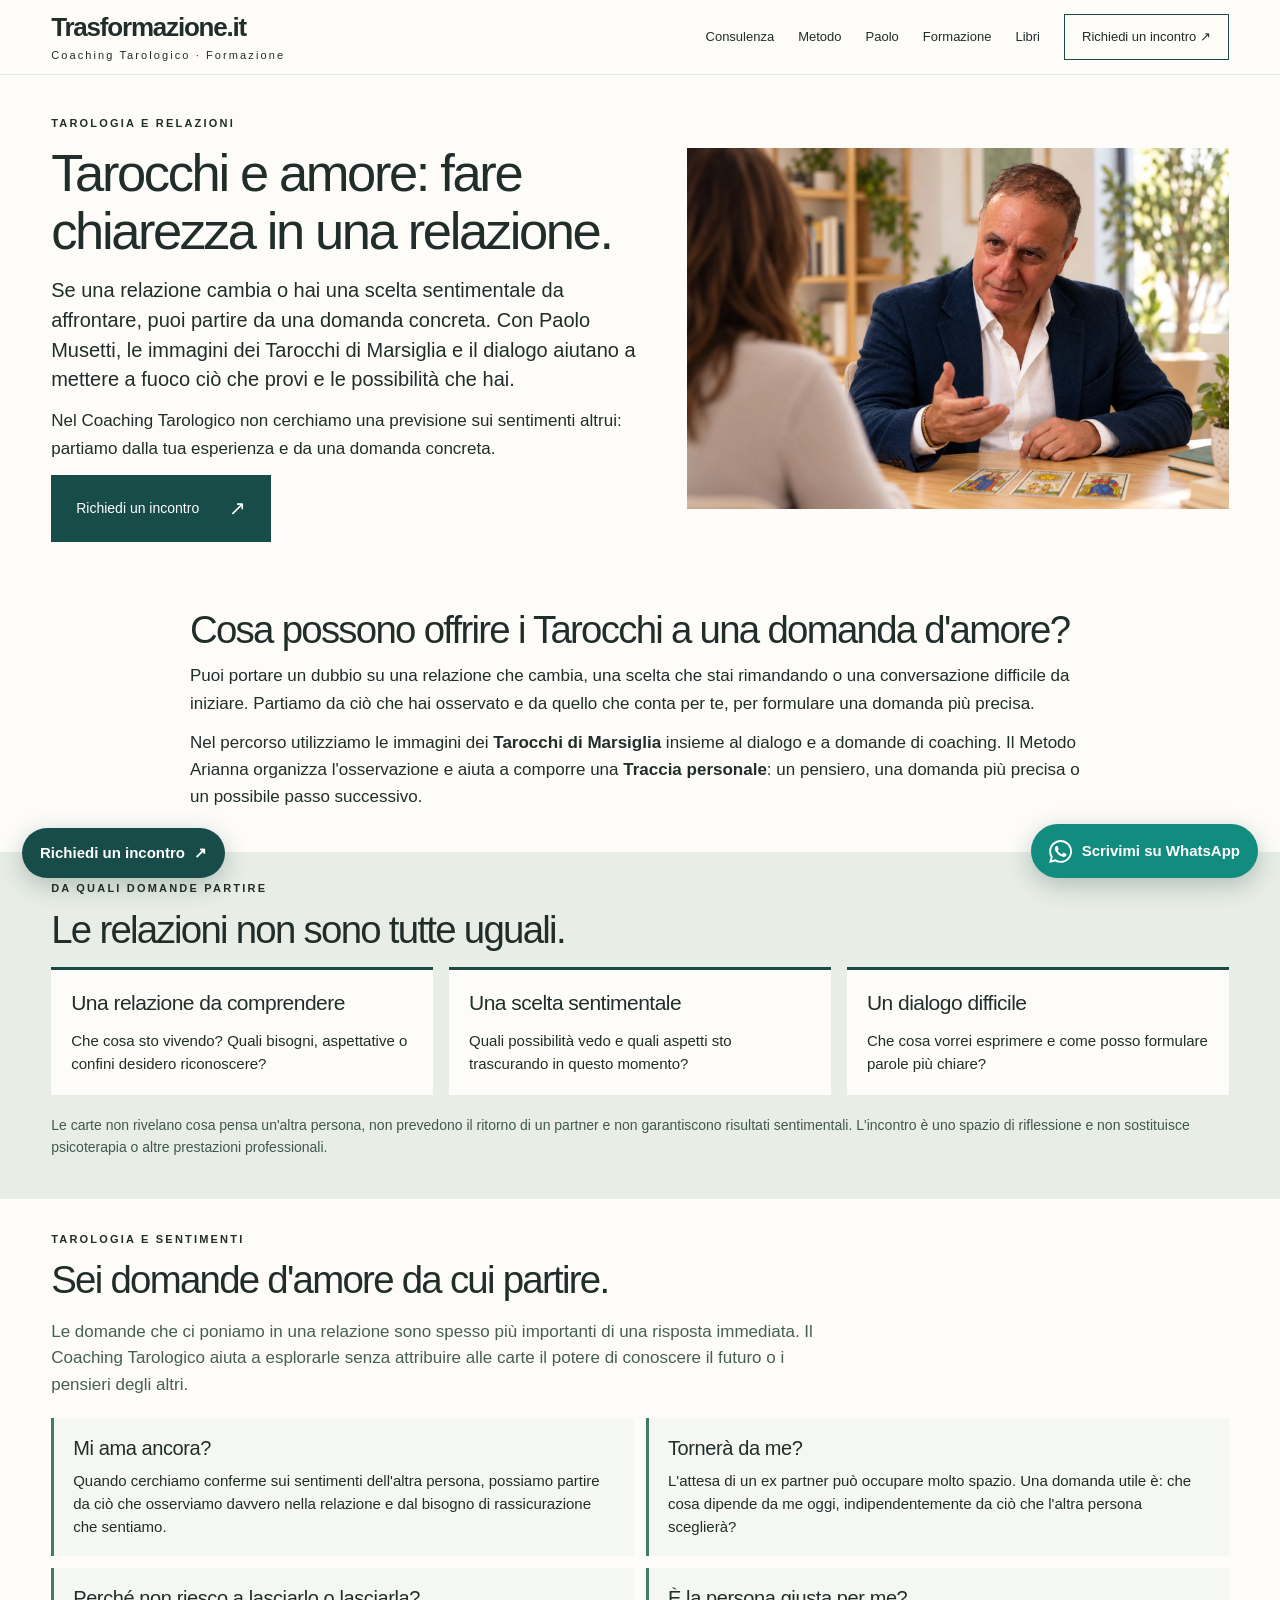
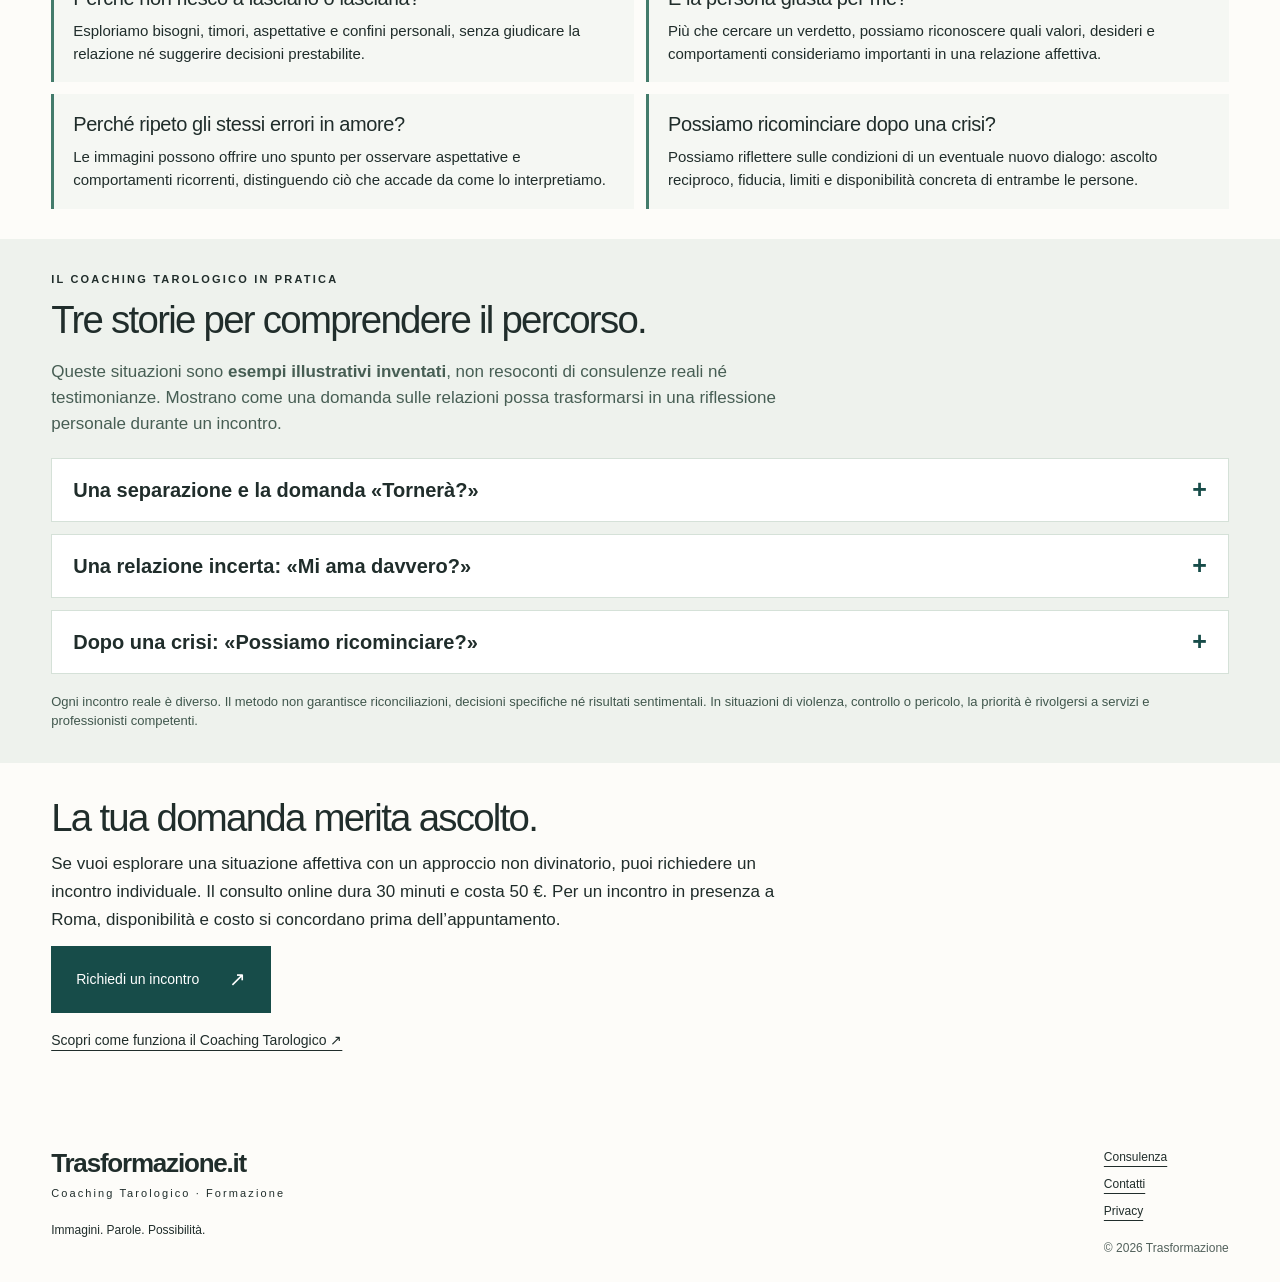
<file: tarocchi-amore.html>
<!doctype html>
<html lang="it">
<head>
<meta charset="utf-8">
<meta name="viewport" content="width=device-width,initial-scale=1">
<title>Tarocchi e amore: consulenza | Trasformazione.it</title>
<meta name="description" content="Tarocchi di Marsiglia con Paolo Musetti per riflettere su relazioni, dialoghi difficili e scelte sentimentali. Online, 30 minuti a 50 €.">
<meta name="theme-color" content="#174c49">
<link rel="canonical" href="https://trasformazione.it/tarocchi-amore.html">
<meta property="og:locale" content="it_IT">
<meta property="og:type" content="article">
<meta property="og:site_name" content="Trasformazione.it">
<meta property="og:title" content="Tarocchi e amore: consulenza">
<meta property="og:description" content="Una lettura delle immagini per esplorare sentimenti, scelte e dinamiche affettive. Senza predire il futuro.">
<meta property="og:url" content="https://trasformazione.it/tarocchi-amore.html">
<meta property="og:image" content="https://trasformazione.it/assets/paolo-consultazione.webp">
<meta name="twitter:card" content="summary_large_image">
<link rel="icon" href="assets/favicon.svg" type="image/svg+xml">
<link rel="stylesheet" href="style.css?v=4">
<script src="assets/site.js" defer></script>
<style>
.rel-hero{padding:40px 0 25px;display:grid;grid-template-columns:1.05fr .95fr;gap:36px;align-items:center}
.rel-hero h1{font-size:clamp(37px,4.1vw,56px);line-height:1.11;max-width:700px;margin:10px 0 16px}
.rel-lead{font-size:20px;line-height:1.48;max-width:680px}
.rel-hero img{width:100%;height:auto;aspect-ratio:3/2;object-fit:contain}
.rel-copy{max-width:900px;padding:24px 0 30px}
.rel-copy h2{font-size:clamp(28px,3vw,39px);margin:18px 0 12px}
.rel-copy p{font-size:17px;line-height:1.6}
.rel-questions{background:#e8eee6;padding:28px 0}
.rel-questions h2{margin:0 0 17px}
.rel-cards{display:grid;grid-template-columns:repeat(3,minmax(0,1fr));gap:16px}
.rel-cards article{background:#fdfcf9;border-top:3px solid #174c49;padding:20px}
.rel-cards h3{font-size:21px;line-height:1.25}
.rel-cards p{font-size:15px;line-height:1.5;margin:0}
.rel-note{font-size:14px;line-height:1.55;color:#40574d;margin-top:20px}
.rel-end{padding:34px 0 60px}
.rel-end h2{margin-bottom:12px}
.rel-end p{max-width:760px}
.rel-end .button{min-height:48px}
.floating-meeting-cta{position:fixed;right:22px;bottom:calc(22px + env(safe-area-inset-bottom,0px));z-index:30;display:inline-flex;align-items:center;justify-content:center;gap:9px;min-height:50px;padding:12px 18px;background:#174c49;color:#fff;text-decoration:none;border-radius:100px;box-shadow:0 7px 24px rgba(10,48,44,.25);font-size:15px;font-weight:700;line-height:1.3}
.floating-meeting-cta:hover{background:#103c38;color:#fff}
.floating-meeting-cta:focus-visible{outline:3px solid #b67b26;outline-offset:4px}
@media(max-width:900px){.rel-hero{gap:22px}}
@media(max-width:640px){.rel-hero{grid-template-columns:1fr;gap:16px;padding:22px 0 12px}.rel-hero h1{font-size:clamp(34px,9vw,42px)}.rel-lead{font-size:18px}.rel-copy{padding:18px 0 24px}.rel-copy p{font-size:16px}.rel-cards{grid-template-columns:1fr;gap:10px}.rel-cards article{padding:15px}.rel-questions{padding:22px 0}.rel-end{padding:26px 0 76px}.floating-meeting-cta{right:12px;bottom:calc(12px + env(safe-area-inset-bottom,0px));font-size:14px;min-height:46px;padding:11px 15px}}

/* Approfondimenti SEO leggibili: contenuto nativo e accessibile */
.rel-faq{padding:32px 0 30px}
.rel-faq .rel-section-intro,.rel-stories .rel-section-intro{max-width:780px;color:#475e54;line-height:1.55}
.rel-faq-grid{display:grid;grid-template-columns:repeat(2,minmax(0,1fr));gap:12px;margin-top:20px}
.rel-faq article{background:#f5f7f3;border-left:3px solid #437b6b;padding:17px 19px}
.rel-faq h3{font-size:20px;line-height:1.3;margin:0 0 8px;letter-spacing:-.02em}
.rel-faq article p{font-size:15px;line-height:1.55;margin:0}
.rel-stories{background:#eef2ed;padding:32px 0}
.rel-story-list{display:grid;gap:12px;margin-top:20px}
.rel-story-list details{background:#fff;border:1px solid #d5e1d8}
.rel-story-list summary{cursor:pointer;list-style:none;display:flex;gap:15px;justify-content:space-between;align-items:center;padding:18px 21px;font-size:20px;font-weight:600;line-height:1.3}
.rel-story-list summary::-webkit-details-marker{display:none}
.rel-story-list summary::after{content:"+";font-size:25px;line-height:1;color:#174c49}
.rel-story-list details[open] summary::after{content:"−"}
.rel-story-list summary:focus-visible{outline:3px solid #b67b26;outline-offset:3px}
.rel-story-content{padding:0 21px 20px;max-width:860px}
.rel-story-content p{font-size:16px;line-height:1.6;margin:12px 0}
.rel-disclaimer{font-size:13px;color:#40574d;line-height:1.5;margin:18px 0 0}
@media(max-width:640px){.rel-faq{padding:23px 0}.rel-faq-grid{grid-template-columns:1fr;gap:10px}.rel-faq article{padding:15px}.rel-faq h3{font-size:19px}.rel-faq article p{font-size:16px}.rel-stories{padding:24px 0}.rel-story-list summary{padding:16px;font-size:18px;min-height:56px}.rel-story-content{padding:0 16px 16px}.rel-story-content p{font-size:16px}}

</style>
<script type="application/ld+json">{"@context":"https://schema.org","@type":"WebPage","name":"Tarocchi e amore: coaching per le relazioni","url":"https://trasformazione.it/tarocchi-amore.html","inLanguage":"it-IT","description":"I Tarocchi di Marsiglia e il Coaching Tarologico come strumenti di riflessione sulle relazioni affettive, senza predizioni."}</script>
<link rel="stylesheet" href="/assets/whatsapp-float.css">
</head>
<body>
<a class="skip" href="#contenuto">Vai al contenuto</a>
<header><a class="brand" href="./" aria-label="Trasformazione.it, home">Trasformazione.it<span>Coaching Tarologico · Formazione</span></a><button class="menu-toggle" aria-controls="navigazione" aria-expanded="false" hidden>Menu <span aria-hidden="true">☰</span></button><nav id="navigazione" aria-label="Principale"><a href="consulenza.html">Consulenza</a><a href="index.html#metodo">Metodo</a><a href="index.html#paolo">Paolo</a><a href="index.html#formazione">Formazione</a><a href="index.html#libri">Libri</a><a class="nav-cta" href="consulenza.html#contatti">Richiedi un incontro ↗</a></nav></header>
<main id="contenuto">
<section class="rel-hero wrap">
<div><p class="eyebrow">TAROLOGIA E RELAZIONI</p><h1>Tarocchi e amore: fare chiarezza in una relazione.</h1><p class="rel-lead">Se una relazione cambia o hai una scelta sentimentale da affrontare, puoi partire da una domanda concreta. Con Paolo Musetti, le immagini dei Tarocchi di Marsiglia e il dialogo aiutano a mettere a fuoco ciò che provi e le possibilità che hai.</p><p>Nel Coaching Tarologico non cerchiamo una previsione sui sentimenti altrui: partiamo dalla tua esperienza e da una domanda concreta.</p><a class="button" href="consulenza.html#contatti">Richiedi un incontro <span aria-hidden="true">↗</span></a></div>
<img src="assets/paolo-consultazione.webp" alt="Paolo Musetti durante un dialogo illustrativo con le carte sul tavolo" width="1536" height="1024">
</section>
<section class="rel-copy wrap"><h2>Cosa possono offrire i Tarocchi a una domanda d'amore?</h2><p>Puoi portare un dubbio su una relazione che cambia, una scelta che stai rimandando o una conversazione difficile da iniziare. Partiamo da ciò che hai osservato e da quello che conta per te, per formulare una domanda più precisa.</p><p>Nel percorso utilizziamo le immagini dei <strong>Tarocchi di Marsiglia</strong> insieme al dialogo e a domande di coaching. Il Metodo Arianna organizza l'osservazione e aiuta a comporre una <strong>Traccia personale</strong>: un pensiero, una domanda più precisa o un possibile passo successivo.</p></section>
<section class="rel-questions"><div class="wrap"><p class="eyebrow">DA QUALI DOMANDE PARTIRE</p><h2>Le relazioni non sono tutte uguali.</h2><div class="rel-cards">
<article><h3>Una relazione da comprendere</h3><p>Che cosa sto vivendo? Quali bisogni, aspettative o confini desidero riconoscere?</p></article>
<article><h3>Una scelta sentimentale</h3><p>Quali possibilità vedo e quali aspetti sto trascurando in questo momento?</p></article>
<article><h3>Un dialogo difficile</h3><p>Che cosa vorrei esprimere e come posso formulare parole più chiare?</p></article>
</div><p class="rel-note">Le carte non rivelano cosa pensa un'altra persona, non prevedono il ritorno di un partner e non garantiscono risultati sentimentali. L'incontro è uno spazio di riflessione e non sostituisce psicoterapia o altre prestazioni professionali.</p></div></section>
<section class="rel-faq wrap" aria-labelledby="domande-amore">
<p class="eyebrow">TAROLOGIA E SENTIMENTI</p>
<h2 id="domande-amore">Sei domande d'amore da cui partire.</h2>
<p class="rel-section-intro">Le domande che ci poniamo in una relazione sono spesso più importanti di una risposta immediata. Il Coaching Tarologico aiuta a esplorarle senza attribuire alle carte il potere di conoscere il futuro o i pensieri degli altri.</p>
<div class="rel-faq-grid">
<article><h3>Mi ama ancora?</h3><p>Quando cerchiamo conferme sui sentimenti dell'altra persona, possiamo partire da ciò che osserviamo davvero nella relazione e dal bisogno di rassicurazione che sentiamo.</p></article>
<article><h3>Tornerà da me?</h3><p>L'attesa di un ex partner può occupare molto spazio. Una domanda utile è: che cosa dipende da me oggi, indipendentemente da ciò che l'altra persona sceglierà?</p></article>
<article><h3>Perché non riesco a lasciarlo o lasciarla?</h3><p>Esploriamo bisogni, timori, aspettative e confini personali, senza giudicare la relazione né suggerire decisioni prestabilite.</p></article>
<article><h3>È la persona giusta per me?</h3><p>Più che cercare un verdetto, possiamo riconoscere quali valori, desideri e comportamenti consideriamo importanti in una relazione affettiva.</p></article>
<article><h3>Perché ripeto gli stessi errori in amore?</h3><p>Le immagini possono offrire uno spunto per osservare aspettative e comportamenti ricorrenti, distinguendo ciò che accade da come lo interpretiamo.</p></article>
<article><h3>Possiamo ricominciare dopo una crisi?</h3><p>Possiamo riflettere sulle condizioni di un eventuale nuovo dialogo: ascolto reciproco, fiducia, limiti e disponibilità concreta di entrambe le persone.</p></article>
</div></section>
<section class="rel-stories" aria-labelledby="storie-amore"><div class="wrap">
<p class="eyebrow">IL COACHING TAROLOGICO IN PRATICA</p>
<h2 id="storie-amore">Tre storie per comprendere il percorso.</h2>
<p class="rel-section-intro">Queste situazioni sono <strong>esempi illustrativi inventati</strong>, non resoconti di consulenze reali né testimonianze. Mostrano come una domanda sulle relazioni possa trasformarsi in una riflessione personale durante un incontro.</p>
<div class="rel-story-list">
<details><summary>Una separazione e la domanda «Tornerà?»</summary><div class="rel-story-content">
<p><strong>La situazione.</strong> Dopo una separazione, una persona continua a chiedersi se l'ex partner tornerà. L'attesa rende difficile concentrarsi sulle proprie scelte.</p>
<p><strong>La domanda di partenza.</strong> «Tornerà da me?» è una domanda sul comportamento futuro dell'altro, a cui le carte non possono dare una risposta affidabile.</p>
<p><strong>Il lavoro con le immagini.</strong> Attraverso l'osservazione di una carta dei Tarocchi di Marsiglia, la persona nota un dettaglio che associa all'attesa. Nel dialogo esplora ciò che sta rimandando e ciò di cui avrebbe bisogno nel presente.</p>
<p><strong>Una possibile Traccia.</strong> «Quale decisione posso prendere oggi senza attendere una risposta che non dipende da me?» Non è una previsione né una prescrizione, ma una domanda da portare con sé.</p>
</div></details>
<details><summary>Una relazione incerta: «Mi ama davvero?»</summary><div class="rel-story-content">
<p><strong>La situazione.</strong> Una relazione alterna momenti di vicinanza e distanza. La persona cerca certezze, ma fatica a esprimere ciò che desidera.</p>
<p><strong>La domanda di partenza.</strong> «Mi ama davvero?» viene esplorata senza pretendere di leggere i pensieri del partner.</p>
<p><strong>Il lavoro con le immagini.</strong> Una scena raffigurata nei Tarocchi diventa lo spunto per distinguere fatti osservabili, interpretazioni e aspettative. Il dialogo mette a fuoco ciò che la persona considera essenziale in una relazione.</p>
<p><strong>Una possibile Traccia.</strong> «Che cosa ho bisogno di chiedere apertamente, e quali comportamenti mi aiutano a capire se questa relazione è reciproca?»</p>
</div></details>
<details><summary>Dopo una crisi: «Possiamo ricominciare?»</summary><div class="rel-story-content">
<p><strong>La situazione.</strong> Dopo un conflitto, due persone hanno ripreso a parlarsi. Una delle due desidera recuperare il rapporto, ma teme di ripetere le stesse dinamiche.</p>
<p><strong>La domanda di partenza.</strong> «Possiamo ricominciare?» diventa un'occasione per chiarire cosa dovrebbe cambiare concretamente.</p>
<p><strong>Il lavoro con le immagini.</strong> L'osservazione dei Tarocchi apre un confronto su fiducia, confini e responsabilità personali. L'attenzione resta sulle scelte della persona presente all'incontro, non su diagnosi o giudizi verso l'altra.</p>
<p><strong>Una possibile Traccia.</strong> «Quali condizioni devono essere presenti perché io possa valutare serenamente un nuovo inizio?»</p>
</div></details>
</div>
<p class="rel-disclaimer">Ogni incontro reale è diverso. Il metodo non garantisce riconciliazioni, decisioni specifiche né risultati sentimentali. In situazioni di violenza, controllo o pericolo, la priorità è rivolgersi a servizi e professionisti competenti.</p>
</div></section>
<section class="rel-end wrap"><h2>La tua domanda merita ascolto.</h2><p>Se vuoi esplorare una situazione affettiva con un approccio non divinatorio, puoi richiedere un incontro individuale. Il consulto online dura 30 minuti e costa 50 €. Per un incontro in presenza a Roma, disponibilità e costo si concordano prima dell’appuntamento.</p><a class="button" href="consulenza.html#contatti">Richiedi un incontro <span aria-hidden="true">↗</span></a><p style="margin-top:16px;font-size:14px"><a href="consulenza.html">Scopri come funziona il Coaching Tarologico ↗</a></p></section>
</main>
<footer class="wrap"><div><a class="brand" href="./">Trasformazione.it<span>Coaching Tarologico · Formazione</span></a><p>Immagini. Parole. Possibilità.</p></div><div class="footer-links"><a href="consulenza.html">Consulenza</a><a href="consulenza.html#contatti">Contatti</a><a href="privacy.html">Privacy</a><span>© <span data-year>2026</span> Trasformazione</span></div></footer>
<a class="floating-meeting-cta" href="consulenza.html#contatti" aria-label="Richiedi un incontro tramite il modulo contatti">Richiedi un incontro <span aria-hidden="true">↗</span></a>
<script src="/assets/whatsapp-float.js"></script>
</body></html>
</file>
<file: style.css>
*{box-sizing:border-box}html{scroll-behavior:smooth;scroll-padding-top:55px}body{margin:0;color:#202d2b;background:#fdfcf9;font-family:Arial,Helvetica,sans-serif;font-size:17px;line-height:1.65}a{color:inherit;text-underline-offset:5px}img{display:block;max-width:100%;height:auto}button{font:inherit}h1,h2,h3,p{margin-top:0}h1,h2,h3{line-height:1.08;letter-spacing:-.045em}h1{font-size:clamp(44px,4.6vw,76px);font-weight:500;margin-bottom:20px}h2{font-size:clamp(34px,3.6vw,55px);font-weight:500;margin-bottom:20px}h3{font-size:26px;font-weight:500;letter-spacing:-.025em}.wrap{width:min(1200px,88%);margin:auto}header{display:flex;align-items:center;justify-content:space-between;gap:20px;padding:17px 4%;position:sticky;top:0;background:#fdfcf9f5;z-index:20;border-bottom:1px solid #e4e8e2}.brand{text-decoration:none;font-size:26px;font-weight:600;letter-spacing:-1.2px;line-height:1.2;white-space:nowrap}.brand span{display:block;font-size:11px;letter-spacing:2.1px;font-weight:400;margin-top:6px}nav{display:flex;align-items:center;gap:24px;font-size:13px}nav a{text-decoration:none}nav a:hover{color:#47716c}.nav-cta{border:1px solid #174c49;padding:11px 17px}.hero{position:relative;min-height:510px;display:flex;align-items:center;overflow:hidden}.hero>img{position:absolute;width:100%;height:100%;object-fit:cover;object-position:65% center}.hero-copy{position:relative;z-index:1;padding:45px 0 55px;margin-left:6%;max-width:50%}.hero-copy>p:not(.eyebrow){font-size:19px;line-height:1.6}.eyebrow{font-size:11px;letter-spacing:2.2px;font-weight:700;margin-bottom:16px;line-height:1.5}.button{display:inline-flex;gap:30px;align-items:center;padding:17px 25px;background:#174c49;color:white;text-decoration:none;font-size:14px;transition:background .2s}.button:hover{background:#286661}.button span{font-size:20px}.hero-copy .text-link{display:block;width:fit-content;margin-top:23px;font-size:13px}.hero-sign{position:absolute;bottom:30px;right:6%;font-size:11px;letter-spacing:2px}.hero-sign span{display:block;font-size:10px;letter-spacing:.6px}.intro{padding:50px 0}.three{display:grid;grid-template-columns:repeat(3,1fr);gap:32px}.situations{margin-top:28px}.situations article{border-top:1px solid #a6bab1;padding-top:18px}.number{font-size:11px;letter-spacing:1.8px;display:block;margin-bottom:20px;color:#41665c}.situations p{font-size:16px;color:#52615c}.split{display:grid;grid-template-columns:1fr 1fr;align-items:center;gap:45px;padding:15px 0 55px}.split>img,.photo img{width:100%;height:400px;object-fit:cover}.caption{font-size:10px;letter-spacing:2px;display:block;padding-top:14px}.lead{font-size:21px;line-height:1.5}.section-copy>p:not(.eyebrow):not(.lead){font-size:16px}.text-link{font-size:15px;font-weight:600;display:inline-block;margin-top:15px}.method{background:#e8eee6;padding:50px 0}.section-heading{display:flex;align-items:end;justify-content:space-between;gap:30px;margin-bottom:26px}.section-heading>p{font-size:17px;color:#52615c}.method-layout{display:grid;grid-template-columns:1fr 1fr;gap:40px;align-items:center}.method-layout img{height:390px;width:100%;object-fit:cover}.steps{padding-left:30px;margin:0;counter-reset:steps;list-style:none}.steps li{counter-increment:steps;position:relative;border-bottom:1px solid #bdcbc0;padding:8px 0 20px 20px;margin-bottom:20px}.steps li:before{content:'0' counter(steps);position:absolute;left:-30px;top:9px;font-size:12px;color:#41665c}.steps h3{font-size:23px;margin-bottom:14px}.steps p{font-size:16px;margin:0}.method-note{font-size:13px;margin:30px 0 0;color:#4c645a}.profile{padding-top:55px}.disclosure{border-left:2px solid #8aab9d;padding-left:20px;color:#52615c}.quote-band{background:#174c49;color:#fff;padding:25px 0;margin-bottom:55px}.quote-band p{font-size:clamp(28px,3.4vw,48px);line-height:1.2;letter-spacing:-1.5px;margin-bottom:25px}.quote-band span{font-size:10px;letter-spacing:2px}.books{padding-bottom:55px}.book-list article{display:grid;grid-template-columns:55px 1fr 160px;gap:25px;border-top:1px solid #ced6cc;padding:25px 0}.book-index{font-size:26px;font-weight:400;color:#6c8475}.book-list h3{font-size:30px;margin:0 0 15px}.book-list p{font-size:15px;margin-bottom:10px;max-width:640px}.book-list .eyebrow{font-size:10px;margin-bottom:16px}.book-list .subtitle{font-size:17px;color:#406257}.book-list article>a{align-self:center;font-size:13px}.small{font-size:12px;color:#52615c}.faq{max-width:850px;padding-bottom:55px}.faq details{border-bottom:1px solid #ccd6ce;padding:17px 0}.faq summary{cursor:pointer;font-size:19px;list-style:none;padding-right:40px;position:relative}.faq summary:after{content:'+';position:absolute;right:5px}.faq details[open] summary:after{content:'−'}.faq details p{margin:20px 35px 0 0;font-size:16px}.contact{background:#174c49;color:#fff;padding:45px 0}.contact-grid{display:grid;grid-template-columns:1fr 1fr;gap:40px;align-items:center}.contact h2{font-size:clamp(50px,6vw,82px)}.contact img{height:370px;width:100%;object-fit:cover}.light{background:#ecede0;color:#173f3b}.light:hover{background:#fff}.contact .small{color:#c9d9cf;margin-top:10px}footer{display:flex;justify-content:space-between;padding:28px 0 32px;gap:30px}footer p{font-size:12px;margin:20px 0 0}.footer-links{display:flex;flex-direction:column;gap:7px;font-size:12px}.footer-links span{margin-top:10px;color:#52615c}.skip{position:fixed;top:-100px;left:20px;z-index:100;background:white;padding:15px}.skip:focus{top:10px}:focus-visible{outline:3px solid #b67b26;outline-offset:5px}.menu-toggle{background:none;border:1px solid #a6bab1;padding:6px 12px;color:#174c49}.legal{max-width:800px;padding:70px 0}.legal h1{font-size:48px}.legal h2{font-size:25px;margin-top:25px}.legal p{font-size:17px}@media(min-width:901px){.menu-toggle{display:none}}@media(max-width:1100px){nav{gap:13px;font-size:12px}.split,.method-layout{gap:40px}.hero{min-height:510px}}@media(max-width:900px){header{flex-wrap:wrap;padding:18px 6%}.brand{font-size:24px}nav{width:100%;flex-wrap:wrap;gap:12px 20px;padding-top:15px}html.js nav{display:none}html.js nav.is-open{display:flex}.hero{min-height:520px}.hero>img{object-position:62% center;opacity:.45}.hero-copy{max-width:75%;padding:40px 0 55px}.hero-sign{font-size:10px}.three{gap:25px}.split{gap:30px}.split>img,.photo img{height:380px}.section-heading{align-items:start}.method-layout{gap:30px}.steps{padding-left:20px}.contact-grid{gap:35px}.book-list article{grid-template-columns:35px 1fr}.book-list article>a{grid-column:2}.hero-copy>p:not(.eyebrow){color:#183b36}}@media(max-width:640px){body{font-size:16px}.wrap{width:88%}.hero{display:block;min-height:0;background:#f0f0e8}.hero>img{position:relative;height:280px;object-position:85% top;opacity:1;object-fit:cover}.hero-copy{margin:0;padding:28px 6% 32px;max-width:100%}.hero-copy h1{font-size:44px}.hero-sign{top:242px;bottom:auto;right:6%;font-size:9px}.hero-copy .eyebrow{font-size:9px}.three,.split,.method-layout,.contact-grid{grid-template-columns:1fr}.intro{padding:38px 0}.three{gap:35px}.situations{margin-top:25px}.situations h3{font-size:26px}.number{margin-bottom:18px}.split{padding-bottom:38px;gap:30px}.split>img,.photo img{height:300px}.method{padding:38px 0}.section-heading{display:block;margin-bottom:30px}.section-heading>p{margin-bottom:0}.method-layout img{height:280px}.steps{margin-top:15px}.profile{padding-top:38px}.profile img{grid-row:1}.quote-band{padding:22px 0;margin-bottom:38px}.quote-band p{letter-spacing:-1px}.book-list article{gap:15px;padding:22px 0}.book-list h3{font-size:25px}.books,.faq{padding-bottom:38px}.faq summary{font-size:18px}.contact{padding:38px 0}.contact img{height:280px}.contact-grid{gap:40px}footer{flex-direction:column}.legal h1{font-size:36px}}@media(prefers-reduced-motion:reduce){html{scroll-behavior:auto}*{transition:none!important}}
/* Layout compatto — aggiornamento 20 ottobre 2026 */
p{margin-bottom:16px}.section-copy>p:last-of-type{margin-bottom:12px}.situations p{margin-bottom:0}.section-heading h2{margin-bottom:0}.steps li:last-child{margin-bottom:0}.quote-band p{margin-bottom:18px}.hero-copy .text-link{margin-top:16px}.profile>img{object-position:center 35%}@media(max-width:640px){.three{gap:26px}.split{gap:24px}.contact-grid{gap:25px}.hero-copy h1{font-size:40px}.quote-band{padding:28px 0}.method-layout{gap:24px}}

/* TRASFORMAZIONE — COMPATTO V2 */
.wrap{width:min(1320px,92%)}
header{padding:12px 4%}
h1{font-size:clamp(40px,4.1vw,60px);margin-bottom:16px}
h2{font-size:clamp(30px,3vw,43px);margin-bottom:18px}
h3{margin-bottom:14px}
p{margin-bottom:12px}
.eyebrow{margin-bottom:12px}
.hero{min-height:440px}
.hero-copy{padding:30px 0 45px}
.hero-copy>p:not(.eyebrow){font-size:18px;line-height:1.45}
.hero-copy .text-link{margin-top:12px}
.hero-sign{bottom:18px}
.intro{padding:28px 0}
.situations{margin-top:22px}
.situations article{padding-top:14px}
.situations h3{font-size:24px}
.number{margin-bottom:14px}
.three{gap:28px}
.split{align-items:start;gap:30px;padding:22px 0}
.split>img,.photo img{height:auto;aspect-ratio:3/2;object-fit:cover}
.caption{padding-top:7px}
.lead{font-size:19px;line-height:1.45}
.section-copy>p:not(.eyebrow):not(.lead){line-height:1.5}
.text-link{margin-top:8px}
.method{padding:30px 0;margin:12px 0}
.section-heading{margin-bottom:22px;gap:24px}
.method-layout{gap:32px;align-items:start}
.method-layout img{height:auto;aspect-ratio:3/2;object-fit:cover}
.steps li{padding:0 0 13px 15px;margin-bottom:13px}
.steps li:before{top:0}
.steps h3{font-size:22px;margin-bottom:9px}
.steps p{line-height:1.5}
.method-note{margin-top:18px}
.profile{padding-top:24px}
.quote-band{padding:24px 0;margin:8px 0 24px}
.quote-band p{font-size:clamp(26px,2.8vw,39px);margin-bottom:10px}
.books{padding:12px 0 28px}
.book-list article{padding:20px 0;gap:20px}
.book-list h3{font-size:26px;margin-bottom:10px}
.book-list .eyebrow{margin-bottom:10px}
.book-list p{line-height:1.45;margin-bottom:8px}
.faq{padding:12px 0 28px}
.faq details{padding:14px 0}
.faq details p{margin-top:12px}
.contact{padding:30px 0}
.contact-grid{gap:30px;align-items:start}
.contact h2{font-size:clamp(40px,4.4vw,62px)}
.contact img{height:auto;aspect-ratio:3/2}
.email{margin-top:16px}
footer{padding:24px 0}
@media(min-width:1101px){
 .intro{display:grid;grid-template-columns:1fr 3fr;gap:0 30px;align-items:start}
 .intro>.eyebrow{grid-column:1;grid-row:1}
 .intro>h2{grid-column:1;grid-row:2;font-size:31px;margin-bottom:0}
 .intro>.situations{grid-column:2;grid-row:1 / span 2;margin-top:0}
}
@media(max-width:900px){
 .hero{min-height:440px}
 .hero-copy{padding:28px 0 45px}
 .split,.method-layout{gap:24px}
}
@media(max-width:640px){
 .wrap{width:91%}
 .hero{min-height:0}
 .hero>img{height:230px}
 .hero-copy{padding:22px 4.5% 25px}
 .hero-copy h1{font-size:38px}
 .hero-sign{top:196px;bottom:auto}
 .hero-copy>p:not(.eyebrow){font-size:17px}
 .intro{display:block;padding:26px 0}
 .intro>h2{margin-bottom:18px}
 .situations{margin-top:0}
 .three{gap:20px}
 .split{padding:18px 0;gap:18px}
 .split>img,.photo img{height:auto;aspect-ratio:3/2}
 .method{padding:25px 0;margin:8px 0}
 .section-heading{margin-bottom:18px}
 .section-heading>p{margin-top:14px}
 .method-layout{gap:18px}
 .method-layout img{height:auto;aspect-ratio:3/2}
 .steps{margin-top:0}
 .profile{padding-top:18px}
 .quote-band{padding:20px 0;margin-bottom:18px}
 .books,.faq{padding-bottom:24px}
 .book-list article{padding:17px 0;gap:12px}
 .book-list h3{font-size:24px}
 .contact{padding:25px 0}
 .contact-grid{gap:22px}
 .contact img{height:auto;aspect-ratio:3/2}
}

.training-offers{padding-bottom:55px}.training-offers>h2{font-size:clamp(30px,3vw,44px);margin-bottom:26px}.training-offers>.text-link{margin-top:26px}#contatti{padding:24px 0}#contatti .contact-grid{grid-template-columns:.8fr 1.2fr;gap:28px}@media(max-width:640px){.training-offers{padding-bottom:38px}.training-offers>h2{font-size:32px}#contatti{padding:25px 0}#contatti .contact-grid{grid-template-columns:1fr;gap:22px}}
</file>
<file: assets/whatsapp-float.css>
/* Pulsante flottante WhatsApp — Trasformazione.it */
.whatsapp-float{
 position:fixed;right:22px;bottom:calc(22px + env(safe-area-inset-bottom,0px));z-index:100;
 display:inline-flex;align-items:center;justify-content:center;gap:10px;min-height:54px;
 padding:12px 18px;border:0;border-radius:999px;background:#128c7e;color:#fff;
 text-decoration:none;font:700 15px/1.2 Arial,Helvetica,sans-serif;
 box-shadow:0 7px 24px rgba(10,48,44,.25);transition:transform .18s ease,box-shadow .18s ease,opacity .18s ease;
}
.whatsapp-float:hover{transform:translateY(-2px);box-shadow:0 10px 28px rgba(10,48,44,.3)}
.whatsapp-float:focus-visible{outline:3px solid #174c49;outline-offset:3px}
.whatsapp-float svg{width:23px;height:23px;flex:0 0 23px;fill:currentColor}
.whatsapp-float.is-hidden{opacity:0;visibility:hidden;pointer-events:none;transform:translateY(8px)}
.has-whatsapp-float .floating-meeting-cta{left:22px;right:auto}
@media(max-width:560px){
 .whatsapp-float{right:14px;bottom:calc(14px + env(safe-area-inset-bottom,0px));width:54px;height:54px;min-height:54px;padding:0}
 .whatsapp-float__label{position:absolute;width:1px;height:1px;padding:0;margin:-1px;overflow:hidden;clip:rect(0,0,0,0);white-space:nowrap;border:0}
 .has-whatsapp-float .floating-meeting-cta{left:12px;right:auto;bottom:calc(14px + env(safe-area-inset-bottom,0px));max-width:calc(100vw - 82px);min-height:48px;padding:10px 13px;font-size:14px}
}
@media(prefers-reduced-motion:reduce){.whatsapp-float{transition:none}}
</file>
<file: assets/style.css>
*{box-sizing:border-box}html{scroll-behavior:smooth;scroll-padding-top:55px}body{margin:0;color:#202d2b;background:#fdfcf9;font-family:Arial,Helvetica,sans-serif;font-size:17px;line-height:1.65}a{color:inherit;text-underline-offset:5px}img{display:block;max-width:100%;height:auto}button{font:inherit}h1,h2,h3,p{margin-top:0}h1,h2,h3{line-height:1.08;letter-spacing:-.045em}h1{font-size:clamp(44px,4.6vw,76px);font-weight:500;margin-bottom:20px}h2{font-size:clamp(34px,3.6vw,55px);font-weight:500;margin-bottom:20px}h3{font-size:26px;font-weight:500;letter-spacing:-.025em}.wrap{width:min(1200px,88%);margin:auto}header{display:flex;align-items:center;justify-content:space-between;gap:20px;padding:17px 4%;position:sticky;top:0;background:#fdfcf9f5;z-index:20;border-bottom:1px solid #e4e8e2}.brand{text-decoration:none;font-size:26px;font-weight:600;letter-spacing:-1.2px;line-height:1.2;white-space:nowrap}.brand span{display:block;font-size:11px;letter-spacing:2.1px;font-weight:400;margin-top:6px}nav{display:flex;align-items:center;gap:24px;font-size:13px}nav a{text-decoration:none}nav a:hover{color:#47716c}.nav-cta{border:1px solid #174c49;padding:11px 17px}.hero{position:relative;min-height:510px;display:flex;align-items:center;overflow:hidden}.hero>img{position:absolute;width:100%;height:100%;object-fit:cover;object-position:65% center}.hero-copy{position:relative;z-index:1;padding:45px 0 55px;margin-left:6%;max-width:50%}.hero-copy>p:not(.eyebrow){font-size:19px;line-height:1.6}.eyebrow{font-size:11px;letter-spacing:2.2px;font-weight:700;margin-bottom:16px;line-height:1.5}.button{display:inline-flex;gap:30px;align-items:center;padding:17px 25px;background:#174c49;color:white;text-decoration:none;font-size:14px;transition:background .2s}.button:hover{background:#286661}.button span{font-size:20px}.hero-copy .text-link{display:block;width:fit-content;margin-top:23px;font-size:13px}.hero-sign{position:absolute;bottom:30px;right:6%;font-size:11px;letter-spacing:2px}.hero-sign span{display:block;font-size:10px;letter-spacing:.6px}.intro{padding:50px 0}.three{display:grid;grid-template-columns:repeat(3,1fr);gap:32px}.situations{margin-top:28px}.situations article{border-top:1px solid #a6bab1;padding-top:18px}.number{font-size:11px;letter-spacing:1.8px;display:block;margin-bottom:20px;color:#41665c}.situations p{font-size:16px;color:#52615c}.split{display:grid;grid-template-columns:1fr 1fr;align-items:center;gap:45px;padding:15px 0 55px}.split>img,.photo img{width:100%;height:400px;object-fit:cover}.caption{font-size:10px;letter-spacing:2px;display:block;padding-top:14px}.lead{font-size:21px;line-height:1.5}.section-copy>p:not(.eyebrow):not(.lead){font-size:16px}.text-link{font-size:15px;font-weight:600;display:inline-block;margin-top:15px}.method{background:#e8eee6;padding:50px 0}.section-heading{display:flex;align-items:end;justify-content:space-between;gap:30px;margin-bottom:26px}.section-heading>p{font-size:17px;color:#52615c}.method-layout{display:grid;grid-template-columns:1fr 1fr;gap:40px;align-items:center}.method-layout img{height:390px;width:100%;object-fit:cover}.steps{padding-left:30px;margin:0;counter-reset:steps;list-style:none}.steps li{counter-increment:steps;position:relative;border-bottom:1px solid #bdcbc0;padding:8px 0 20px 20px;margin-bottom:20px}.steps li:before{content:'0' counter(steps);position:absolute;left:-30px;top:9px;font-size:12px;color:#41665c}.steps h3{font-size:23px;margin-bottom:14px}.steps p{font-size:16px;margin:0}.method-note{font-size:13px;margin:30px 0 0;color:#4c645a}.profile{padding-top:55px}.disclosure{border-left:2px solid #8aab9d;padding-left:20px;color:#52615c}.quote-band{background:#174c49;color:#fff;padding:25px 0;margin-bottom:55px}.quote-band p{font-size:clamp(28px,3.4vw,48px);line-height:1.2;letter-spacing:-1.5px;margin-bottom:25px}.quote-band span{font-size:10px;letter-spacing:2px}.books{padding-bottom:55px}.book-list article{display:grid;grid-template-columns:55px 1fr 160px;gap:25px;border-top:1px solid #ced6cc;padding:25px 0}.book-index{font-size:26px;font-weight:400;color:#6c8475}.book-list h3{font-size:30px;margin:0 0 15px}.book-list p{font-size:15px;margin-bottom:10px;max-width:640px}.book-list .eyebrow{font-size:10px;margin-bottom:16px}.book-list .subtitle{font-size:17px;color:#406257}.book-list article>a{align-self:center;font-size:13px}.small{font-size:12px;color:#52615c}.faq{max-width:850px;padding-bottom:55px}.faq details{border-bottom:1px solid #ccd6ce;padding:17px 0}.faq summary{cursor:pointer;font-size:19px;list-style:none;padding-right:40px;position:relative}.faq summary:after{content:'+';position:absolute;right:5px}.faq details[open] summary:after{content:'−'}.faq details p{margin:20px 35px 0 0;font-size:16px}.contact{background:#174c49;color:#fff;padding:45px 0}.contact-grid{display:grid;grid-template-columns:1fr 1fr;gap:40px;align-items:center}.contact h2{font-size:clamp(50px,6vw,82px)}.contact img{height:370px;width:100%;object-fit:cover}.light{background:#ecede0;color:#173f3b}.light:hover{background:#fff}.contact .small{color:#c9d9cf;margin-top:10px}footer{display:flex;justify-content:space-between;padding:28px 0 32px;gap:30px}footer p{font-size:12px;margin:20px 0 0}.footer-links{display:flex;flex-direction:column;gap:7px;font-size:12px}.footer-links span{margin-top:10px;color:#52615c}.skip{position:fixed;top:-100px;left:20px;z-index:100;background:white;padding:15px}.skip:focus{top:10px}:focus-visible{outline:3px solid #b67b26;outline-offset:5px}.menu-toggle{background:none;border:1px solid #a6bab1;padding:6px 12px;color:#174c49}.legal{max-width:800px;padding:70px 0}.legal h1{font-size:48px}.legal h2{font-size:25px;margin-top:25px}.legal p{font-size:17px}@media(min-width:901px){.menu-toggle{display:none}}@media(max-width:1100px){nav{gap:13px;font-size:12px}.split,.method-layout{gap:40px}.hero{min-height:510px}}@media(max-width:900px){header{flex-wrap:wrap;padding:18px 6%}.brand{font-size:24px}nav{width:100%;flex-wrap:wrap;gap:12px 20px;padding-top:15px}html.js nav{display:none}html.js nav.is-open{display:flex}.hero{min-height:520px}.hero>img{object-position:62% center;opacity:.45}.hero-copy{max-width:75%;padding:40px 0 55px}.hero-sign{font-size:10px}.three{gap:25px}.split{gap:30px}.split>img,.photo img{height:380px}.section-heading{align-items:start}.method-layout{gap:30px}.steps{padding-left:20px}.contact-grid{gap:35px}.book-list article{grid-template-columns:35px 1fr}.book-list article>a{grid-column:2}.hero-copy>p:not(.eyebrow){color:#183b36}}@media(max-width:640px){body{font-size:16px}.wrap{width:88%}.hero{display:block;min-height:0;background:#f0f0e8}.hero>img{position:relative;height:280px;object-position:85% top;opacity:1;object-fit:cover}.hero-copy{margin:0;padding:28px 6% 32px;max-width:100%}.hero-copy h1{font-size:44px}.hero-sign{top:242px;bottom:auto;right:6%;font-size:9px}.hero-copy .eyebrow{font-size:9px}.three,.split,.method-layout,.contact-grid{grid-template-columns:1fr}.intro{padding:38px 0}.three{gap:35px}.situations{margin-top:25px}.situations h3{font-size:26px}.number{margin-bottom:18px}.split{padding-bottom:38px;gap:30px}.split>img,.photo img{height:300px}.method{padding:38px 0}.section-heading{display:block;margin-bottom:30px}.section-heading>p{margin-bottom:0}.method-layout img{height:280px}.steps{margin-top:15px}.profile{padding-top:38px}.profile img{grid-row:1}.quote-band{padding:22px 0;margin-bottom:38px}.quote-band p{letter-spacing:-1px}.book-list article{gap:15px;padding:22px 0}.book-list h3{font-size:25px}.books,.faq{padding-bottom:38px}.faq summary{font-size:18px}.contact{padding:38px 0}.contact img{height:280px}.contact-grid{gap:40px}footer{flex-direction:column}.legal h1{font-size:36px}}@media(prefers-reduced-motion:reduce){html{scroll-behavior:auto}*{transition:none!important}}
/* Layout compatto — aggiornamento 20 ottobre 2026 */
p{margin-bottom:16px}.section-copy>p:last-of-type{margin-bottom:12px}.situations p{margin-bottom:0}.section-heading h2{margin-bottom:0}.steps li:last-child{margin-bottom:0}.quote-band p{margin-bottom:18px}.hero-copy .text-link{margin-top:16px}.profile>img{object-position:center 35%}@media(max-width:640px){.three{gap:26px}.split{gap:24px}.contact-grid{gap:25px}.hero-copy h1{font-size:40px}.quote-band{padding:28px 0}.method-layout{gap:24px}}

/* TRASFORMAZIONE — COMPATTO V2 */
.wrap{width:min(1320px,92%)}
header{padding:12px 4%}
h1{font-size:clamp(40px,4.1vw,60px);margin-bottom:16px}
h2{font-size:clamp(30px,3vw,43px);margin-bottom:18px}
h3{margin-bottom:14px}
p{margin-bottom:12px}
.eyebrow{margin-bottom:12px}
.hero{min-height:440px}
.hero-copy{padding:30px 0 45px}
.hero-copy>p:not(.eyebrow){font-size:18px;line-height:1.45}
.hero-copy .text-link{margin-top:12px}
.hero-sign{bottom:18px}
.intro{padding:28px 0}
.situations{margin-top:22px}
.situations article{padding-top:14px}
.situations h3{font-size:24px}
.number{margin-bottom:14px}
.three{gap:28px}
.split{align-items:start;gap:30px;padding:22px 0}
.split>img,.photo img{height:auto;aspect-ratio:3/2;object-fit:cover}
.caption{padding-top:7px}
.lead{font-size:19px;line-height:1.45}
.section-copy>p:not(.eyebrow):not(.lead){line-height:1.5}
.text-link{margin-top:8px}
.method{padding:30px 0;margin:12px 0}
.section-heading{margin-bottom:22px;gap:24px}
.method-layout{gap:32px;align-items:start}
.method-layout img{height:auto;aspect-ratio:3/2;object-fit:cover}
.steps li{padding:0 0 13px 15px;margin-bottom:13px}
.steps li:before{top:0}
.steps h3{font-size:22px;margin-bottom:9px}
.steps p{line-height:1.5}
.method-note{margin-top:18px}
.profile{padding-top:24px}
.quote-band{padding:24px 0;margin:8px 0 24px}
.quote-band p{font-size:clamp(26px,2.8vw,39px);margin-bottom:10px}
.books{padding:12px 0 28px}
.book-list article{padding:20px 0;gap:20px}
.book-list h3{font-size:26px;margin-bottom:10px}
.book-list .eyebrow{margin-bottom:10px}
.book-list p{line-height:1.45;margin-bottom:8px}
.faq{padding:12px 0 28px}
.faq details{padding:14px 0}
.faq details p{margin-top:12px}
.contact{padding:30px 0}
.contact-grid{gap:30px;align-items:start}
.contact h2{font-size:clamp(40px,4.4vw,62px)}
.contact img{height:auto;aspect-ratio:3/2}
.email{margin-top:16px}
footer{padding:24px 0}
@media(min-width:1101px){
 .intro{display:grid;grid-template-columns:1fr 3fr;gap:0 30px;align-items:start}
 .intro>.eyebrow{grid-column:1;grid-row:1}
 .intro>h2{grid-column:1;grid-row:2;font-size:31px;margin-bottom:0}
 .intro>.situations{grid-column:2;grid-row:1 / span 2;margin-top:0}
}
@media(max-width:900px){
 .hero{min-height:440px}
 .hero-copy{padding:28px 0 45px}
 .split,.method-layout{gap:24px}
}
@media(max-width:640px){
 .wrap{width:91%}
 .hero{min-height:0}
 .hero>img{height:230px}
 .hero-copy{padding:22px 4.5% 25px}
 .hero-copy h1{font-size:38px}
 .hero-sign{top:196px;bottom:auto}
 .hero-copy>p:not(.eyebrow){font-size:17px}
 .intro{display:block;padding:26px 0}
 .intro>h2{margin-bottom:18px}
 .situations{margin-top:0}
 .three{gap:20px}
 .split{padding:18px 0;gap:18px}
 .split>img,.photo img{height:auto;aspect-ratio:3/2}
 .method{padding:25px 0;margin:8px 0}
 .section-heading{margin-bottom:18px}
 .section-heading>p{margin-top:14px}
 .method-layout{gap:18px}
 .method-layout img{height:auto;aspect-ratio:3/2}
 .steps{margin-top:0}
 .profile{padding-top:18px}
 .quote-band{padding:20px 0;margin-bottom:18px}
 .books,.faq{padding-bottom:24px}
 .book-list article{padding:17px 0;gap:12px}
 .book-list h3{font-size:24px}
 .contact{padding:25px 0}
 .contact-grid{gap:22px}
 .contact img{height:auto;aspect-ratio:3/2}
}
</file>
